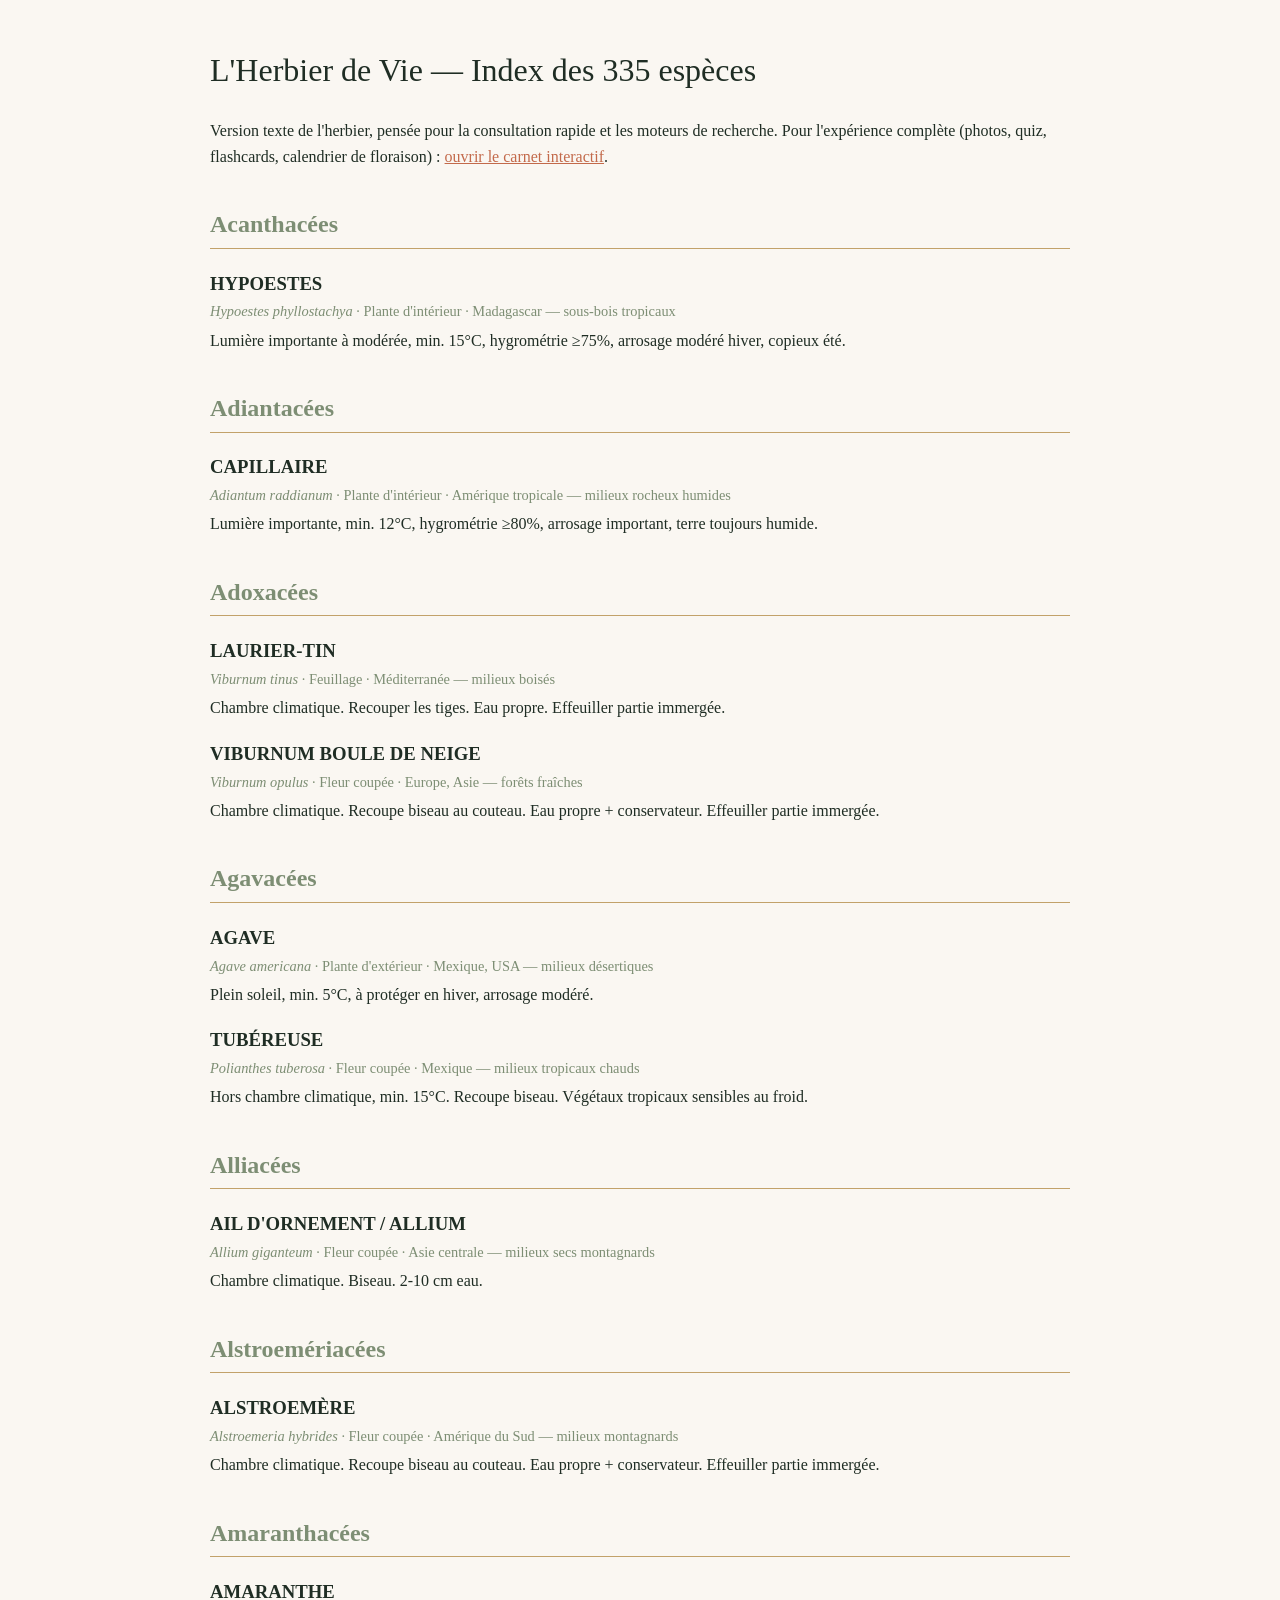
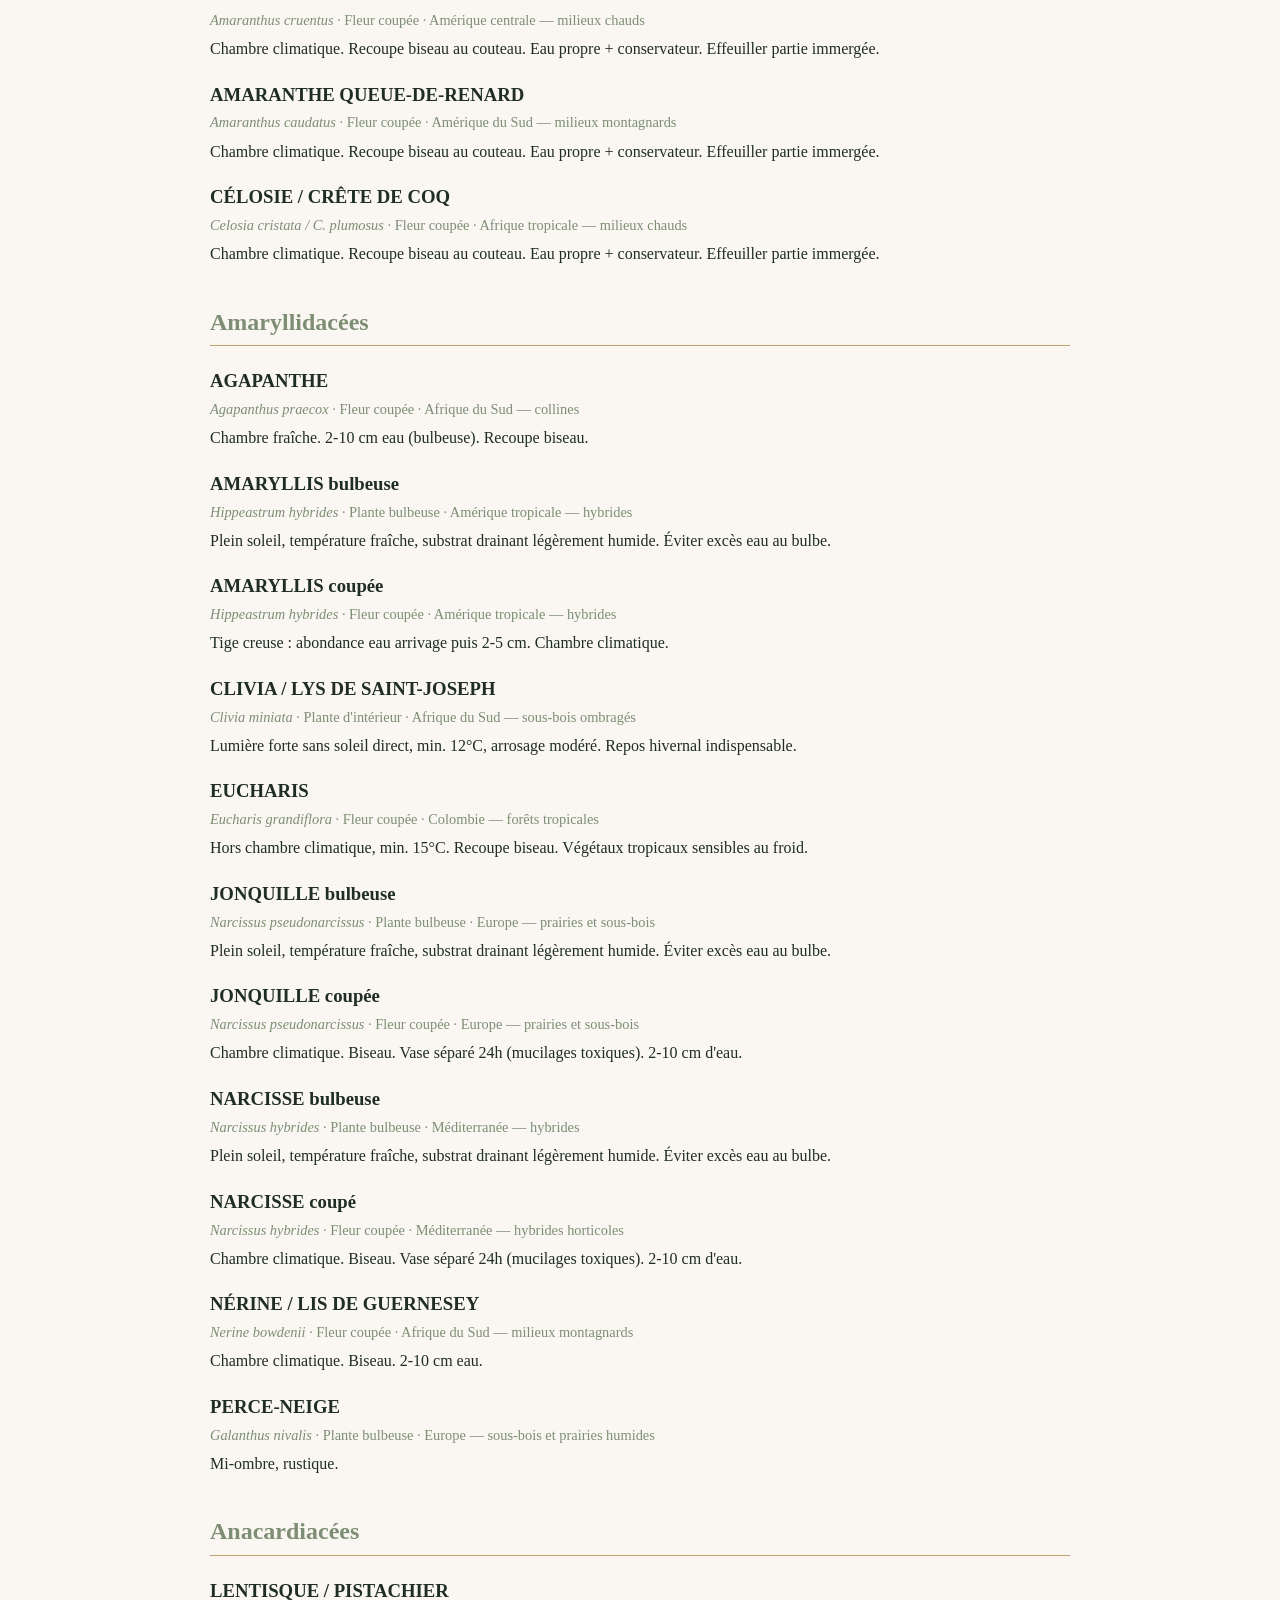
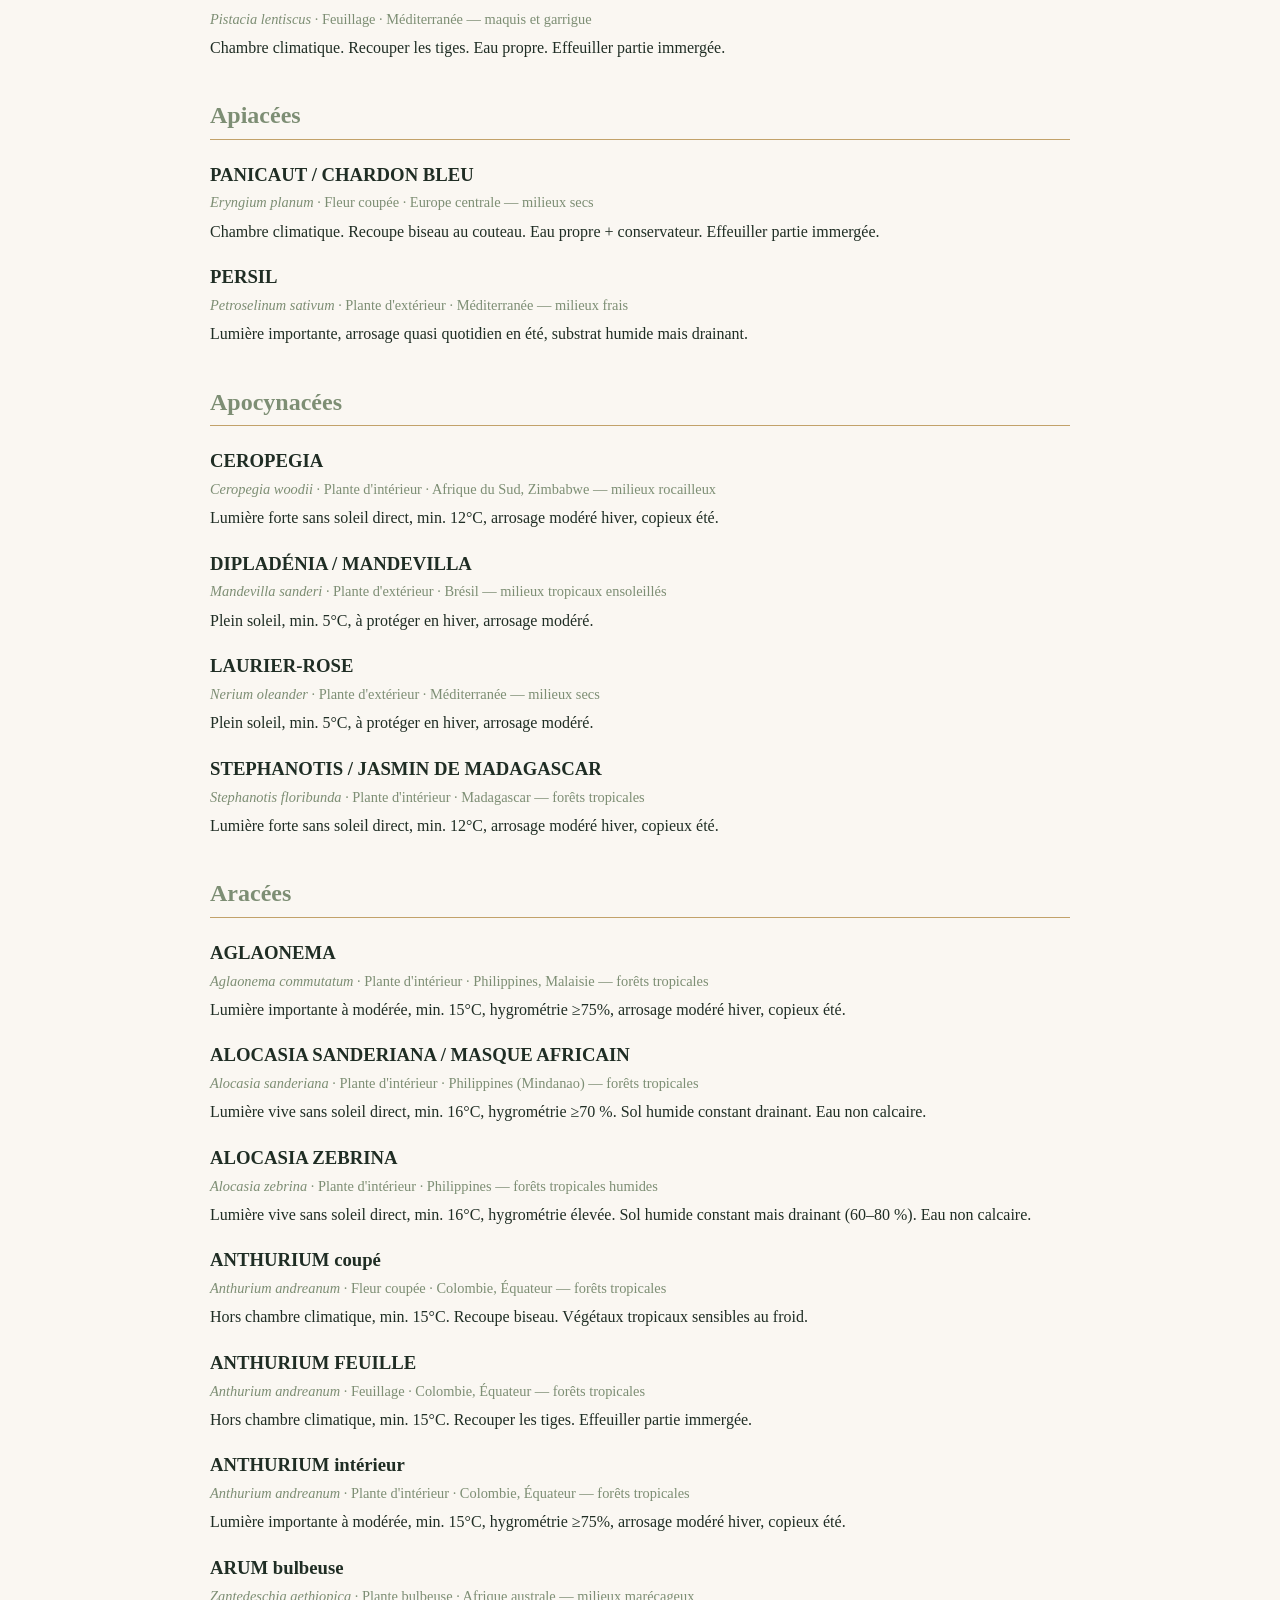
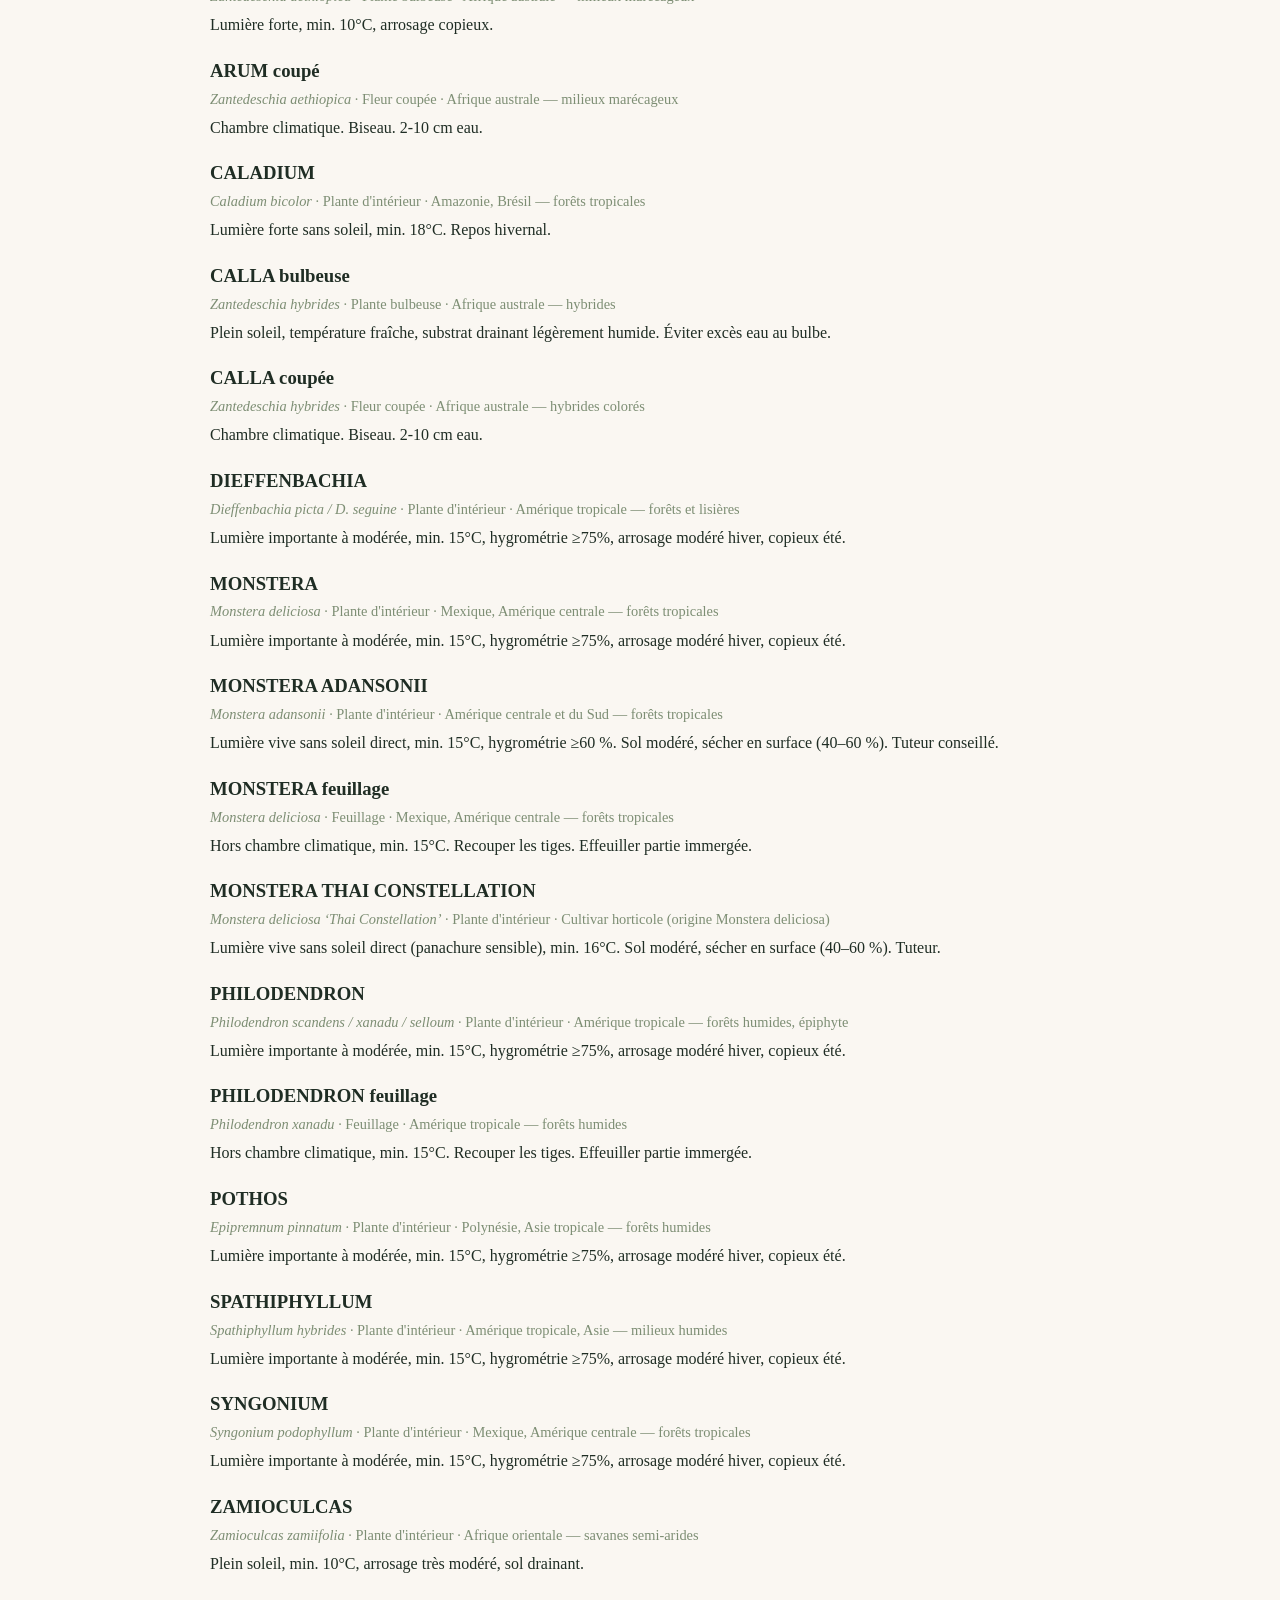
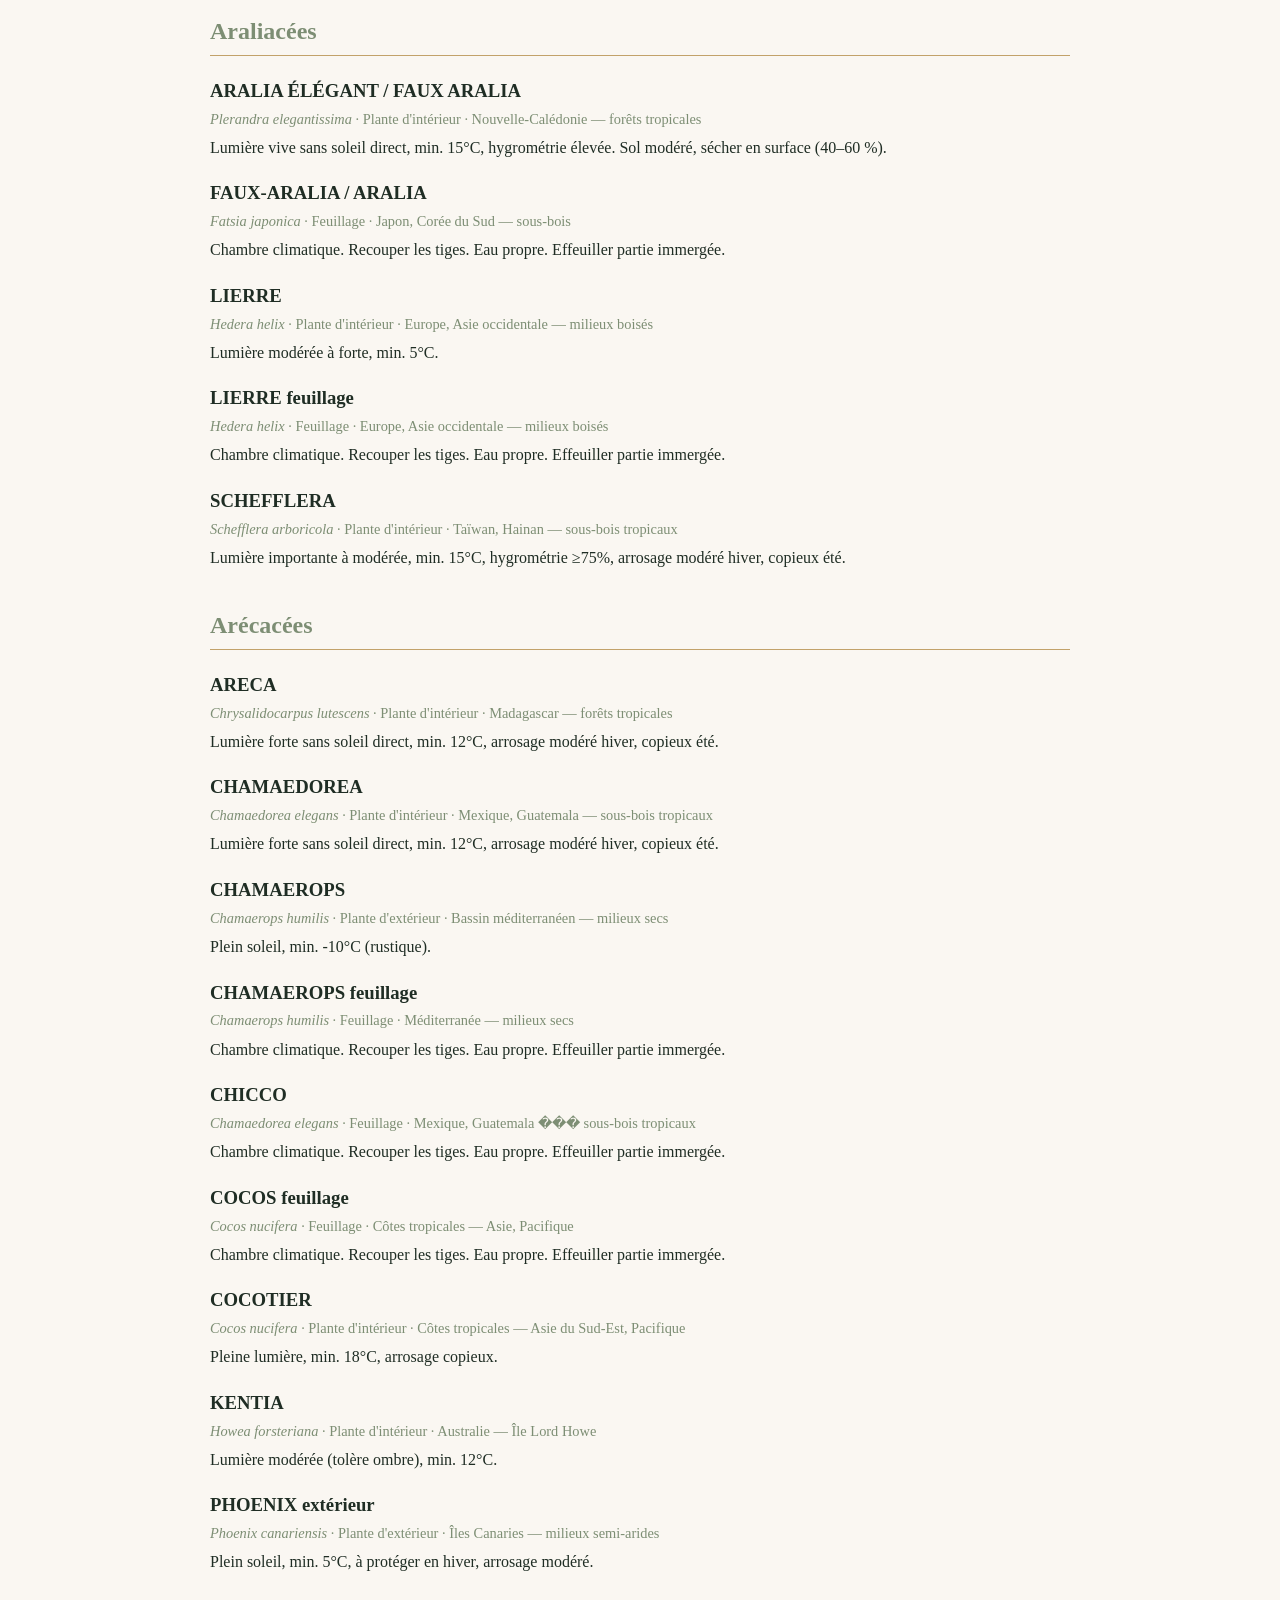
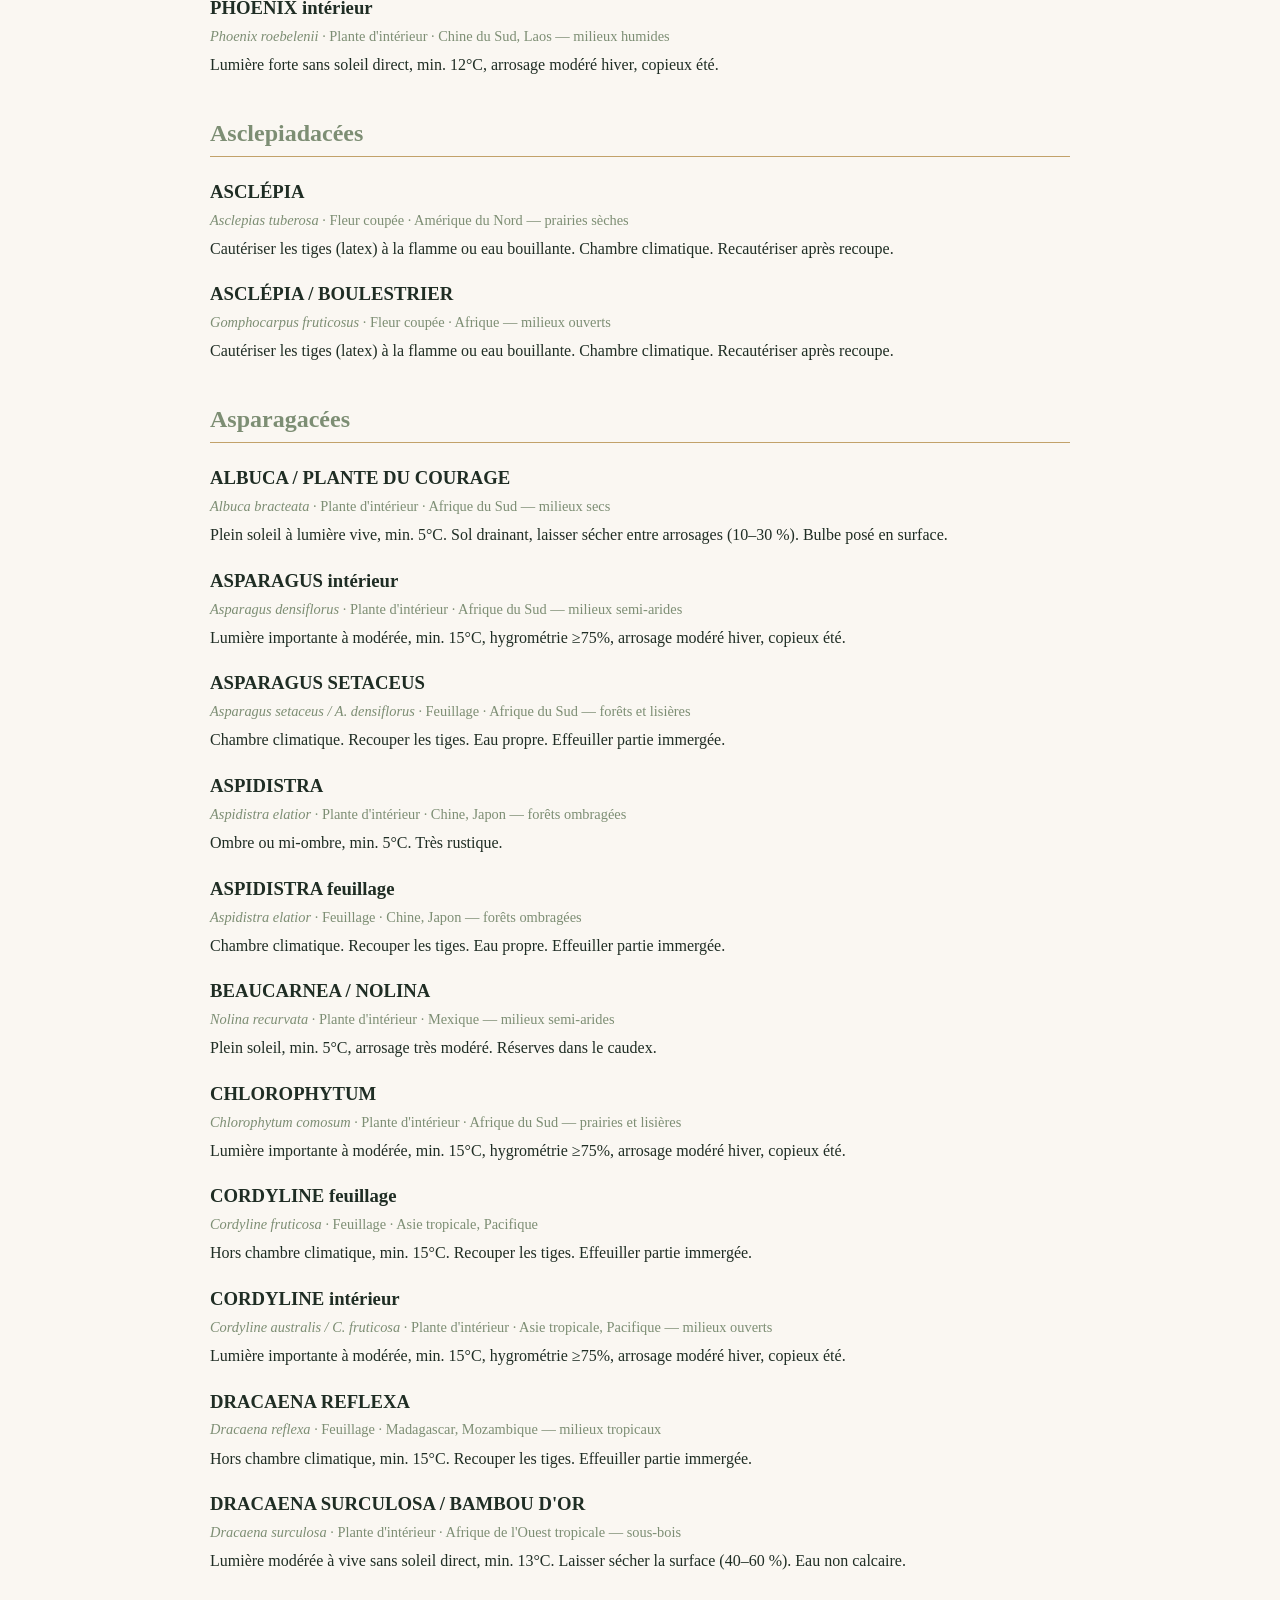
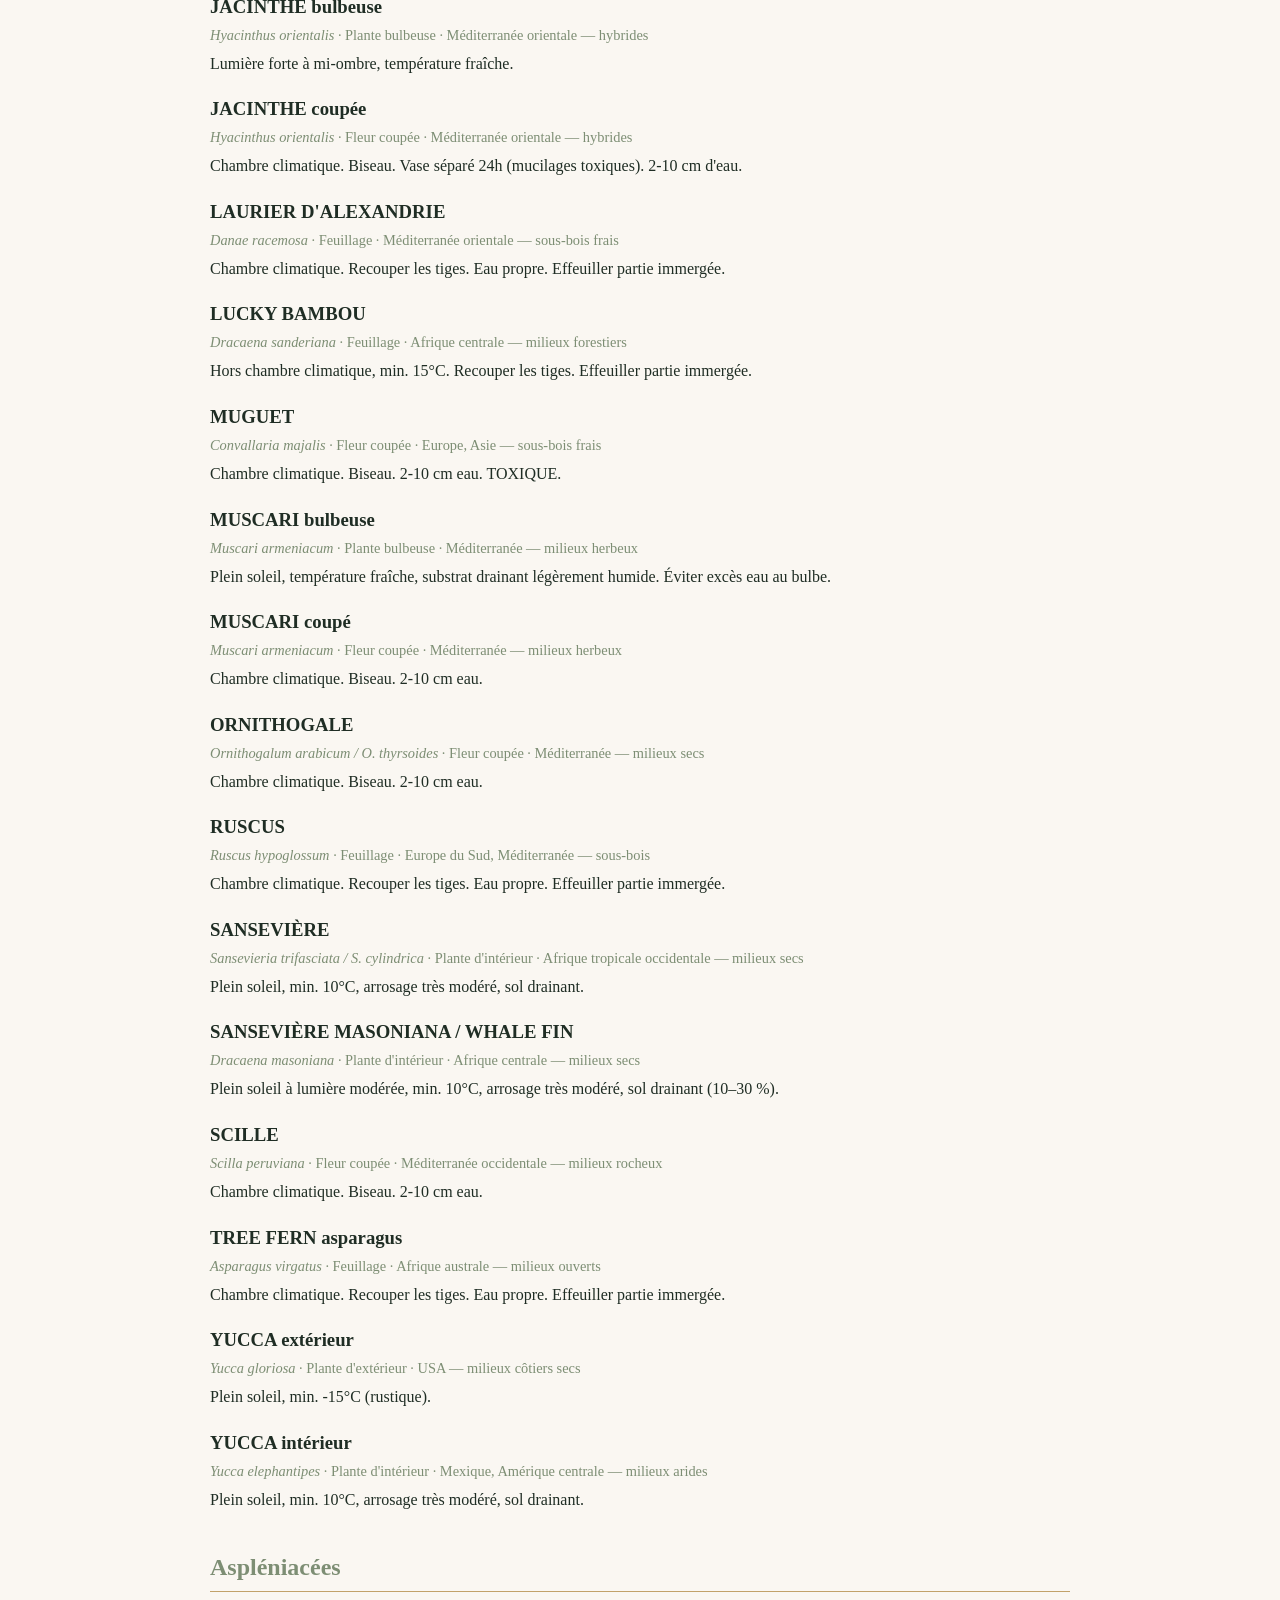
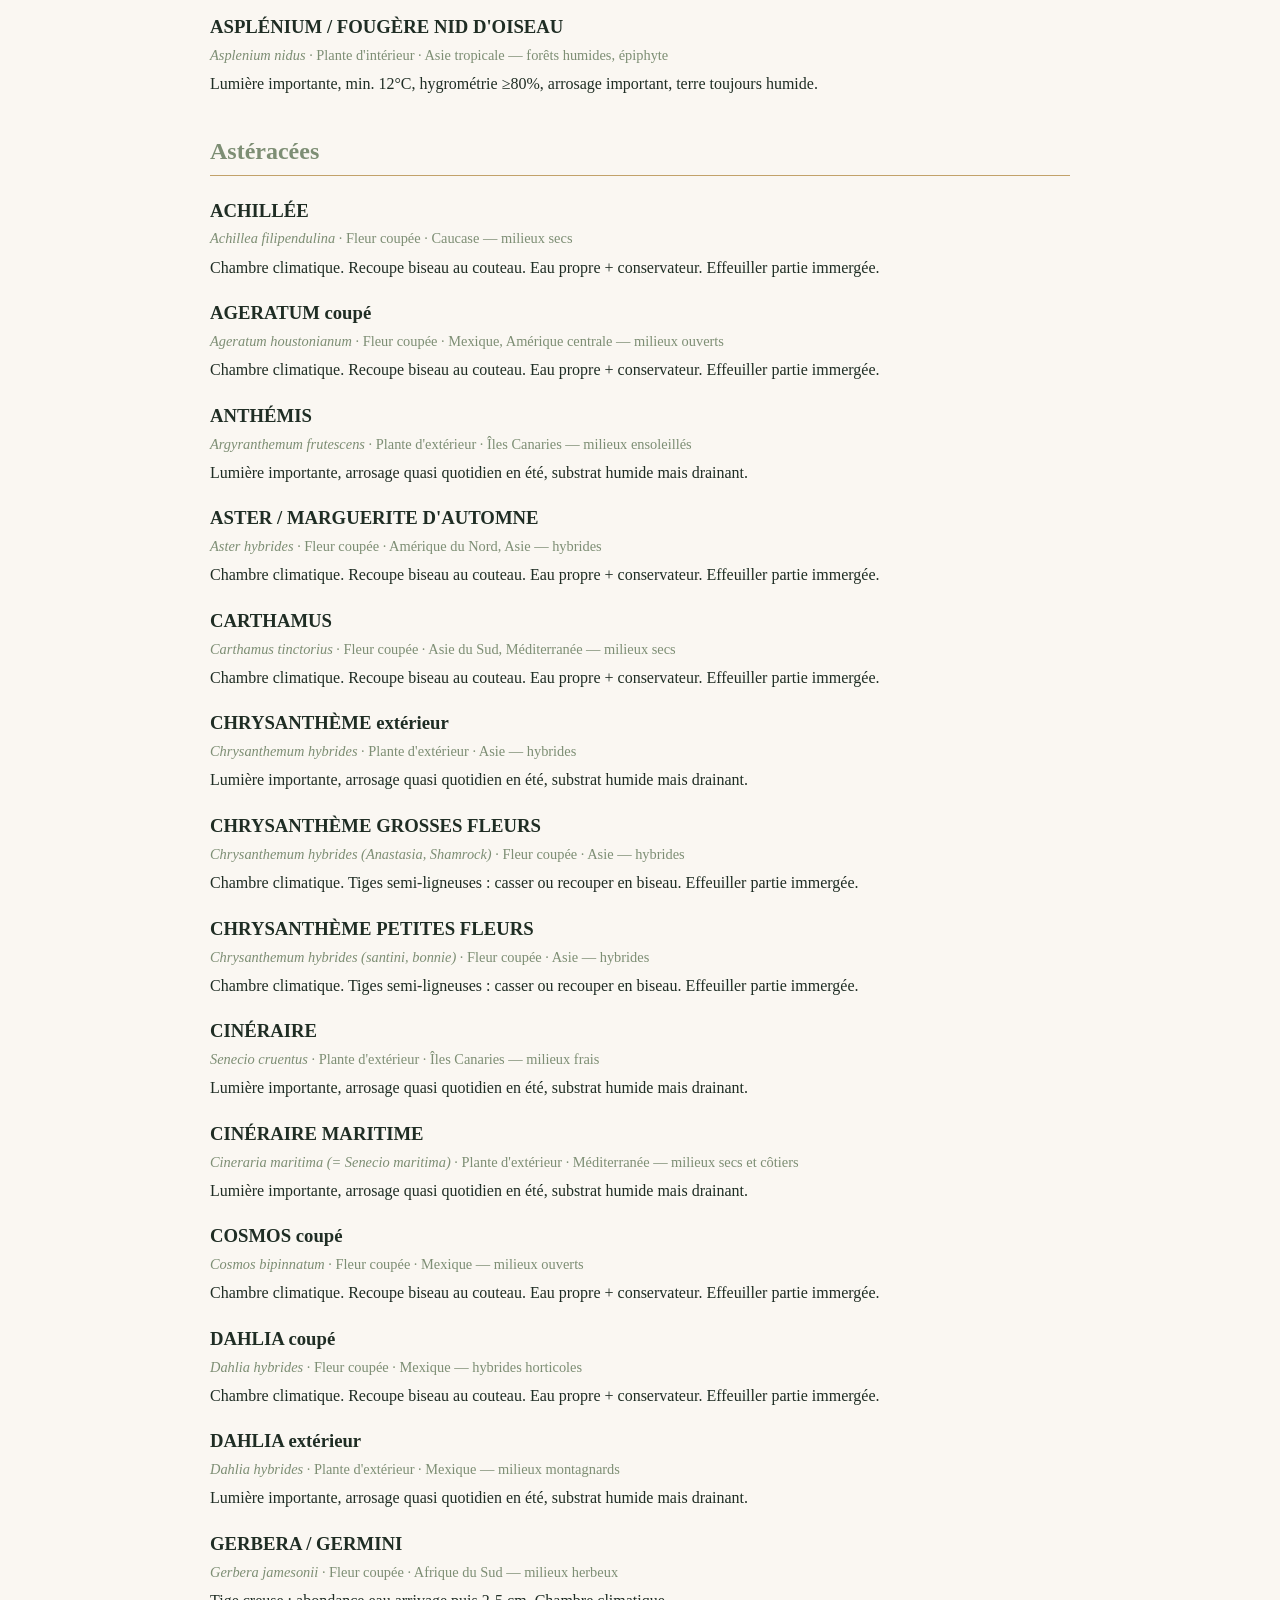
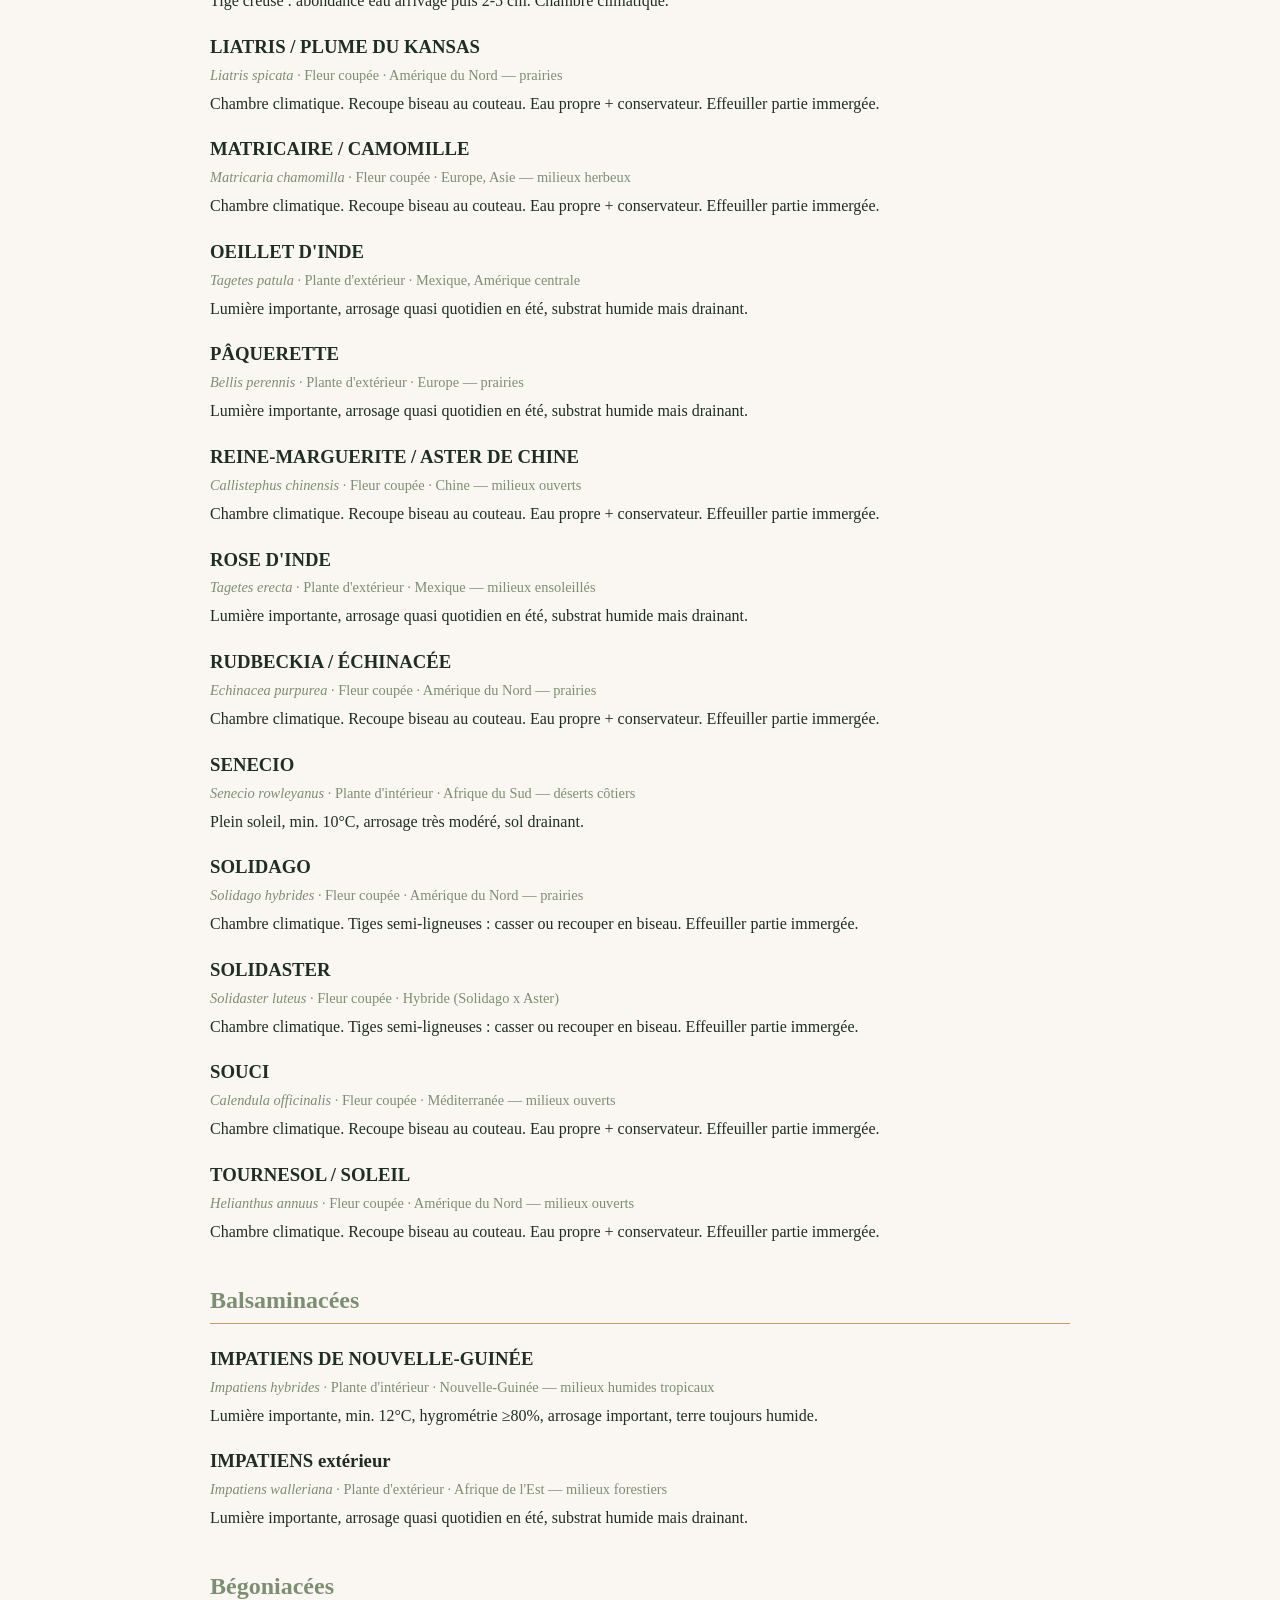
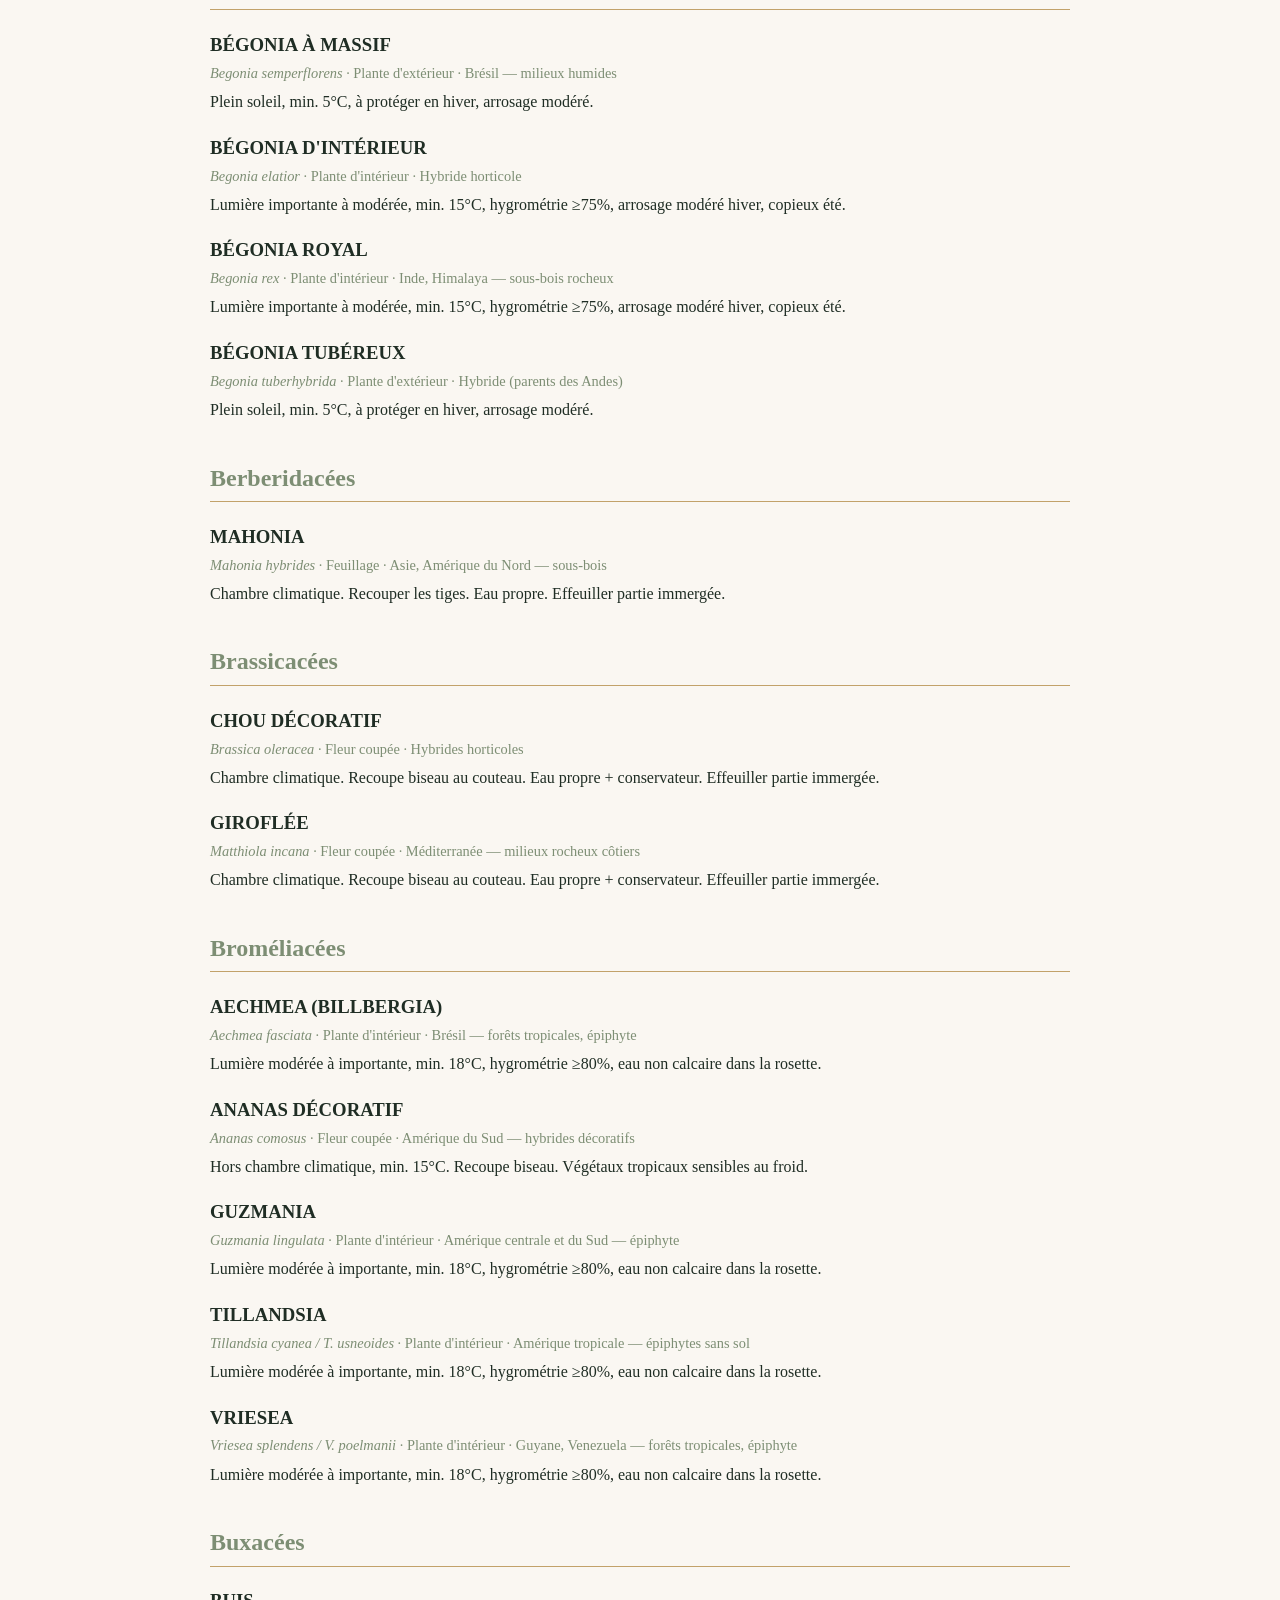
<file: especes.html>
<!DOCTYPE html>
<html lang="fr">
<head>
<meta charset="UTF-8">
<meta name="viewport" content="width=device-width, initial-scale=1.0">
<title>Index des 335 espèces — L'Herbier de Vie</title>
<meta name="description" content="Index complet des 335 espèces du carnet de botanique L'Herbier de Vie : noms français et latins, familles, origines et conseils de conservation.">
<link rel="canonical" href="https://kikioutte.github.io/CarnetBotanique/especes.html">
<link rel="icon" href="data:image/svg+xml,%3Csvg xmlns='http://www.w3.org/2000/svg' viewBox='0 0 100 100'%3E%3Ctext y='.9em' font-size='90'%3E%F0%9F%8C%BF%3C/text%3E%3C/svg%3E">
<style>
body{font-family:Georgia,serif;max-width:860px;margin:0 auto;padding:24px 18px;background:#FAF7F2;color:#1F2D24;line-height:1.6}
h1{font-weight:500}h2{border-bottom:1px solid #C2A26A;padding-bottom:4px;margin-top:36px;color:#7D8E74}
h3{margin:18px 0 2px}h3 a{color:#1F2D24;text-decoration:none}h3 a:hover{color:#C36A4B}
.lat{color:#7D8E74;margin:0 0 4px;font-size:.9em}p{margin:4px 0}
header a{color:#C36A4B}footer{margin-top:48px;font-size:.85em;color:#7D8E74}
</style>
</head>
<body>
<header>
  <h1>L'Herbier de Vie — Index des 335 espèces</h1>
  <p>Version texte de l'herbier, pensée pour la consultation rapide et les moteurs de recherche.
     Pour l'expérience complète (photos, quiz, flashcards, calendrier de floraison) :
     <a href="index.html">ouvrir le carnet interactif</a>.</p>
</header>
<section><h2>Acanthacées</h2>
    <article id="p148-hypoestes-phyllostachya">
      <h3><a href="index.html#plante=p148-hypoestes-phyllostachya">HYPOESTES</a></h3>
      <p class="lat"><i>Hypoestes phyllostachya</i> · Plante d'intérieur · Madagascar — sous-bois tropicaux</p>
      <p>Lumière importante à modérée, min. 15°C, hygrométrie ≥75%, arrosage modéré hiver, copieux été.</p>
    </article></section>
<section><h2>Adiantacées</h2>
    <article id="p177-adiantum-raddianum">
      <h3><a href="index.html#plante=p177-adiantum-raddianum">CAPILLAIRE</a></h3>
      <p class="lat"><i>Adiantum raddianum</i> · Plante d'intérieur · Amérique tropicale — milieux rocheux humides</p>
      <p>Lumière importante, min. 12°C, hygrométrie ≥80%, arrosage important, terre toujours humide.</p>
    </article></section>
<section><h2>Adoxacées</h2>
    <article id="p276-viburnum-tinus">
      <h3><a href="index.html#plante=p276-viburnum-tinus">LAURIER-TIN</a></h3>
      <p class="lat"><i>Viburnum tinus</i> · Feuillage · Méditerranée — milieux boisés</p>
      <p>Chambre climatique. Recouper les tiges. Eau propre. Effeuiller partie immergée.</p>
    </article>
    <article id="p003-viburnum-opulus">
      <h3><a href="index.html#plante=p003-viburnum-opulus">VIBURNUM BOULE DE NEIGE</a></h3>
      <p class="lat"><i>Viburnum opulus</i> · Fleur coupée · Europe, Asie — forêts fraîches</p>
      <p>Chambre climatique. Recoupe biseau au couteau. Eau propre + conservateur. Effeuiller partie immergée.</p>
    </article></section>
<section><h2>Agavacées</h2>
    <article id="p200-agave-americana">
      <h3><a href="index.html#plante=p200-agave-americana">AGAVE</a></h3>
      <p class="lat"><i>Agave americana</i> · Plante d'extérieur · Mexique, USA — milieux désertiques</p>
      <p>Plein soleil, min. 5°C, à protéger en hiver, arrosage modéré.</p>
    </article>
    <article id="p091-polianthes-tuberosa">
      <h3><a href="index.html#plante=p091-polianthes-tuberosa">TUBÉREUSE</a></h3>
      <p class="lat"><i>Polianthes tuberosa</i> · Fleur coupée · Mexique — milieux tropicaux chauds</p>
      <p>Hors chambre climatique, min. 15°C. Recoupe biseau. Végétaux tropicaux sensibles au froid.</p>
    </article></section>
<section><h2>Alliacées</h2>
    <article id="p004-allium-giganteum">
      <h3><a href="index.html#plante=p004-allium-giganteum">AIL D'ORNEMENT / ALLIUM</a></h3>
      <p class="lat"><i>Allium giganteum</i> · Fleur coupée · Asie centrale — milieux secs montagnards</p>
      <p>Chambre climatique. Biseau. 2-10 cm eau.</p>
    </article></section>
<section><h2>Alstroemériacées</h2>
    <article id="p005-alstroemeria-hybrides">
      <h3><a href="index.html#plante=p005-alstroemeria-hybrides">ALSTROEMÈRE</a></h3>
      <p class="lat"><i>Alstroemeria hybrides</i> · Fleur coupée · Amérique du Sud — milieux montagnards</p>
      <p>Chambre climatique. Recoupe biseau au couteau. Eau propre + conservateur. Effeuiller partie immergée.</p>
    </article></section>
<section><h2>Amaranthacées</h2>
    <article id="p006-amaranthus-cruentus">
      <h3><a href="index.html#plante=p006-amaranthus-cruentus">AMARANTHE</a></h3>
      <p class="lat"><i>Amaranthus cruentus</i> · Fleur coupée · Amérique centrale — milieux chauds</p>
      <p>Chambre climatique. Recoupe biseau au couteau. Eau propre + conservateur. Effeuiller partie immergée.</p>
    </article>
    <article id="p007-amaranthus-caudatus">
      <h3><a href="index.html#plante=p007-amaranthus-caudatus">AMARANTHE QUEUE-DE-RENARD</a></h3>
      <p class="lat"><i>Amaranthus caudatus</i> · Fleur coupée · Amérique du Sud — milieux montagnards</p>
      <p>Chambre climatique. Recoupe biseau au couteau. Eau propre + conservateur. Effeuiller partie immergée.</p>
    </article>
    <article id="p008-celosia-cristata-c-plumosus">
      <h3><a href="index.html#plante=p008-celosia-cristata-c-plumosus">CÉLOSIE / CRÊTE DE COQ</a></h3>
      <p class="lat"><i>Celosia cristata / C. plumosus</i> · Fleur coupée · Afrique tropicale — milieux chauds</p>
      <p>Chambre climatique. Recoupe biseau au couteau. Eau propre + conservateur. Effeuiller partie immergée.</p>
    </article></section>
<section><h2>Amaryllidacées</h2>
    <article id="p002-agapanthus-praecox">
      <h3><a href="index.html#plante=p002-agapanthus-praecox">AGAPANTHE</a></h3>
      <p class="lat"><i>Agapanthus praecox</i> · Fleur coupée · Afrique du Sud — collines</p>
      <p>Chambre fraîche. 2-10 cm eau (bulbeuse). Recoupe biseau.</p>
    </article>
    <article id="p255-hippeastrum-hybrides">
      <h3><a href="index.html#plante=p255-hippeastrum-hybrides">AMARYLLIS bulbeuse</a></h3>
      <p class="lat"><i>Hippeastrum hybrides</i> · Plante bulbeuse · Amérique tropicale — hybrides</p>
      <p>Plein soleil, température fraîche, substrat drainant légèrement humide. Éviter excès eau au bulbe.</p>
    </article>
    <article id="p009-hippeastrum-hybrides">
      <h3><a href="index.html#plante=p009-hippeastrum-hybrides">AMARYLLIS coupée</a></h3>
      <p class="lat"><i>Hippeastrum hybrides</i> · Fleur coupée · Amérique tropicale — hybrides</p>
      <p>Tige creuse : abondance eau arrivage puis 2-5 cm. Chambre climatique.</p>
    </article>
    <article id="p128-clivia-miniata">
      <h3><a href="index.html#plante=p128-clivia-miniata">CLIVIA / LYS DE SAINT-JOSEPH</a></h3>
      <p class="lat"><i>Clivia miniata</i> · Plante d'intérieur · Afrique du Sud — sous-bois ombragés</p>
      <p>Lumière forte sans soleil direct, min. 12°C, arrosage modéré. Repos hivernal indispensable.</p>
    </article>
    <article id="p092-eucharis-grandiflora">
      <h3><a href="index.html#plante=p092-eucharis-grandiflora">EUCHARIS</a></h3>
      <p class="lat"><i>Eucharis grandiflora</i> · Fleur coupée · Colombie — forêts tropicales</p>
      <p>Hors chambre climatique, min. 15°C. Recoupe biseau. Végétaux tropicaux sensibles au froid.</p>
    </article>
    <article id="p256-narcissus-pseudonarcissus">
      <h3><a href="index.html#plante=p256-narcissus-pseudonarcissus">JONQUILLE bulbeuse</a></h3>
      <p class="lat"><i>Narcissus pseudonarcissus</i> · Plante bulbeuse · Europe — prairies et sous-bois</p>
      <p>Plein soleil, température fraîche, substrat drainant légèrement humide. Éviter excès eau au bulbe.</p>
    </article>
    <article id="p076-narcissus-pseudonarcissus">
      <h3><a href="index.html#plante=p076-narcissus-pseudonarcissus">JONQUILLE coupée</a></h3>
      <p class="lat"><i>Narcissus pseudonarcissus</i> · Fleur coupée · Europe — prairies et sous-bois</p>
      <p>Chambre climatique. Biseau. Vase séparé 24h (mucilages toxiques). 2-10 cm d'eau.</p>
    </article>
    <article id="p257-narcissus-hybrides">
      <h3><a href="index.html#plante=p257-narcissus-hybrides">NARCISSE bulbeuse</a></h3>
      <p class="lat"><i>Narcissus hybrides</i> · Plante bulbeuse · Méditerranée — hybrides</p>
      <p>Plein soleil, température fraîche, substrat drainant légèrement humide. Éviter excès eau au bulbe.</p>
    </article>
    <article id="p077-narcissus-hybrides">
      <h3><a href="index.html#plante=p077-narcissus-hybrides">NARCISSE coupé</a></h3>
      <p class="lat"><i>Narcissus hybrides</i> · Fleur coupée · Méditerranée — hybrides horticoles</p>
      <p>Chambre climatique. Biseau. Vase séparé 24h (mucilages toxiques). 2-10 cm d'eau.</p>
    </article>
    <article id="p010-nerine-bowdenii">
      <h3><a href="index.html#plante=p010-nerine-bowdenii">NÉRINE / LIS DE GUERNESEY</a></h3>
      <p class="lat"><i>Nerine bowdenii</i> · Fleur coupée · Afrique du Sud — milieux montagnards</p>
      <p>Chambre climatique. Biseau. 2-10 cm eau.</p>
    </article>
    <article id="p258-galanthus-nivalis">
      <h3><a href="index.html#plante=p258-galanthus-nivalis">PERCE-NEIGE</a></h3>
      <p class="lat"><i>Galanthus nivalis</i> · Plante bulbeuse · Europe — sous-bois et prairies humides</p>
      <p>Mi-ombre, rustique.</p>
    </article></section>
<section><h2>Anacardiacées</h2>
    <article id="p277-pistacia-lentiscus">
      <h3><a href="index.html#plante=p277-pistacia-lentiscus">LENTISQUE / PISTACHIER</a></h3>
      <p class="lat"><i>Pistacia lentiscus</i> · Feuillage · Méditerranée — maquis et garrigue</p>
      <p>Chambre climatique. Recouper les tiges. Eau propre. Effeuiller partie immergée.</p>
    </article></section>
<section><h2>Apiacées</h2>
    <article id="p011-eryngium-planum">
      <h3><a href="index.html#plante=p011-eryngium-planum">PANICAUT / CHARDON BLEU</a></h3>
      <p class="lat"><i>Eryngium planum</i> · Fleur coupée · Europe centrale — milieux secs</p>
      <p>Chambre climatique. Recoupe biseau au couteau. Eau propre + conservateur. Effeuiller partie immergée.</p>
    </article>
    <article id="p220-petroselinum-sativum">
      <h3><a href="index.html#plante=p220-petroselinum-sativum">PERSIL</a></h3>
      <p class="lat"><i>Petroselinum sativum</i> · Plante d'extérieur · Méditerranée — milieux frais</p>
      <p>Lumière importante, arrosage quasi quotidien en été, substrat humide mais drainant.</p>
    </article></section>
<section><h2>Apocynacées</h2>
    <article id="p139-ceropegia-woodii">
      <h3><a href="index.html#plante=p139-ceropegia-woodii">CEROPEGIA</a></h3>
      <p class="lat"><i>Ceropegia woodii</i> · Plante d'intérieur · Afrique du Sud, Zimbabwe — milieux rocailleux</p>
      <p>Lumière forte sans soleil direct, min. 12°C, arrosage modéré hiver, copieux été.</p>
    </article>
    <article id="p204-mandevilla-sanderi">
      <h3><a href="index.html#plante=p204-mandevilla-sanderi">DIPLADÉNIA / MANDEVILLA</a></h3>
      <p class="lat"><i>Mandevilla sanderi</i> · Plante d'extérieur · Brésil — milieux tropicaux ensoleillés</p>
      <p>Plein soleil, min. 5°C, à protéger en hiver, arrosage modéré.</p>
    </article>
    <article id="p203-nerium-oleander">
      <h3><a href="index.html#plante=p203-nerium-oleander">LAURIER-ROSE</a></h3>
      <p class="lat"><i>Nerium oleander</i> · Plante d'extérieur · Méditerranée — milieux secs</p>
      <p>Plein soleil, min. 5°C, à protéger en hiver, arrosage modéré.</p>
    </article>
    <article id="p138-stephanotis-floribunda">
      <h3><a href="index.html#plante=p138-stephanotis-floribunda">STEPHANOTIS / JASMIN DE MADAGASCAR</a></h3>
      <p class="lat"><i>Stephanotis floribunda</i> · Plante d'intérieur · Madagascar — forêts tropicales</p>
      <p>Lumière forte sans soleil direct, min. 12°C, arrosage modéré hiver, copieux été.</p>
    </article></section>
<section><h2>Aracées</h2>
    <article id="p149-aglaonema-commutatum">
      <h3><a href="index.html#plante=p149-aglaonema-commutatum">AGLAONEMA</a></h3>
      <p class="lat"><i>Aglaonema commutatum</i> · Plante d'intérieur · Philippines, Malaisie — forêts tropicales</p>
      <p>Lumière importante à modérée, min. 15°C, hygrométrie ≥75%, arrosage modéré hiver, copieux été.</p>
    </article>
    <article id="p321-alocasia-sanderiana">
      <h3><a href="index.html#plante=p321-alocasia-sanderiana">ALOCASIA SANDERIANA / MASQUE AFRICAIN</a></h3>
      <p class="lat"><i>Alocasia sanderiana</i> · Plante d'intérieur · Philippines (Mindanao) — forêts tropicales</p>
      <p>Lumière vive sans soleil direct, min. 16°C, hygrométrie ≥70 %. Sol humide constant drainant. Eau non calcaire.</p>
    </article>
    <article id="p320-alocasia-zebrina">
      <h3><a href="index.html#plante=p320-alocasia-zebrina">ALOCASIA ZEBRINA</a></h3>
      <p class="lat"><i>Alocasia zebrina</i> · Plante d'intérieur · Philippines — forêts tropicales humides</p>
      <p>Lumière vive sans soleil direct, min. 16°C, hygrométrie élevée. Sol humide constant mais drainant (60–80 %). Eau non calcaire.</p>
    </article>
    <article id="p093-anthurium-andreanum">
      <h3><a href="index.html#plante=p093-anthurium-andreanum">ANTHURIUM coupé</a></h3>
      <p class="lat"><i>Anthurium andreanum</i> · Fleur coupée · Colombie, Équateur — forêts tropicales</p>
      <p>Hors chambre climatique, min. 15°C. Recoupe biseau. Végétaux tropicaux sensibles au froid.</p>
    </article>
    <article id="p315-anthurium-andreanum">
      <h3><a href="index.html#plante=p315-anthurium-andreanum">ANTHURIUM FEUILLE</a></h3>
      <p class="lat"><i>Anthurium andreanum</i> · Feuillage · Colombie, Équateur — forêts tropicales</p>
      <p>Hors chambre climatique, min. 15°C. Recouper les tiges. Effeuiller partie immergée.</p>
    </article>
    <article id="p150-anthurium-andreanum">
      <h3><a href="index.html#plante=p150-anthurium-andreanum">ANTHURIUM intérieur</a></h3>
      <p class="lat"><i>Anthurium andreanum</i> · Plante d'intérieur · Colombie, Équateur — forêts tropicales</p>
      <p>Lumière importante à modérée, min. 15°C, hygrométrie ≥75%, arrosage modéré hiver, copieux été.</p>
    </article>
    <article id="p259-zantedeschia-aethiopica">
      <h3><a href="index.html#plante=p259-zantedeschia-aethiopica">ARUM bulbeuse</a></h3>
      <p class="lat"><i>Zantedeschia aethiopica</i> · Plante bulbeuse · Afrique australe — milieux marécageux</p>
      <p>Lumière forte, min. 10°C, arrosage copieux.</p>
    </article>
    <article id="p012-zantedeschia-aethiopica">
      <h3><a href="index.html#plante=p012-zantedeschia-aethiopica">ARUM coupé</a></h3>
      <p class="lat"><i>Zantedeschia aethiopica</i> · Fleur coupée · Afrique australe — milieux marécageux</p>
      <p>Chambre climatique. Biseau. 2-10 cm eau.</p>
    </article>
    <article id="p151-caladium-bicolor">
      <h3><a href="index.html#plante=p151-caladium-bicolor">CALADIUM</a></h3>
      <p class="lat"><i>Caladium bicolor</i> · Plante d'intérieur · Amazonie, Brésil — forêts tropicales</p>
      <p>Lumière forte sans soleil, min. 18°C. Repos hivernal.</p>
    </article>
    <article id="p260-zantedeschia-hybrides">
      <h3><a href="index.html#plante=p260-zantedeschia-hybrides">CALLA bulbeuse</a></h3>
      <p class="lat"><i>Zantedeschia hybrides</i> · Plante bulbeuse · Afrique australe — hybrides</p>
      <p>Plein soleil, température fraîche, substrat drainant légèrement humide. Éviter excès eau au bulbe.</p>
    </article>
    <article id="p013-zantedeschia-hybrides">
      <h3><a href="index.html#plante=p013-zantedeschia-hybrides">CALLA coupée</a></h3>
      <p class="lat"><i>Zantedeschia hybrides</i> · Fleur coupée · Afrique australe — hybrides colorés</p>
      <p>Chambre climatique. Biseau. 2-10 cm eau.</p>
    </article>
    <article id="p152-dieffenbachia-picta-d-seguine">
      <h3><a href="index.html#plante=p152-dieffenbachia-picta-d-seguine">DIEFFENBACHIA</a></h3>
      <p class="lat"><i>Dieffenbachia picta / D. seguine</i> · Plante d'intérieur · Amérique tropicale — forêts et lisières</p>
      <p>Lumière importante à modérée, min. 15°C, hygrométrie ≥75%, arrosage modéré hiver, copieux été.</p>
    </article>
    <article id="p155-monstera-deliciosa">
      <h3><a href="index.html#plante=p155-monstera-deliciosa">MONSTERA</a></h3>
      <p class="lat"><i>Monstera deliciosa</i> · Plante d'intérieur · Mexique, Amérique centrale — forêts tropicales</p>
      <p>Lumière importante à modérée, min. 15°C, hygrométrie ≥75%, arrosage modéré hiver, copieux été.</p>
    </article>
    <article id="p331-monstera-adansonii">
      <h3><a href="index.html#plante=p331-monstera-adansonii">MONSTERA ADANSONII</a></h3>
      <p class="lat"><i>Monstera adansonii</i> · Plante d'intérieur · Amérique centrale et du Sud — forêts tropicales</p>
      <p>Lumière vive sans soleil direct, min. 15°C, hygrométrie ≥60 %. Sol modéré, sécher en surface (40–60 %). Tuteur conseillé.</p>
    </article>
    <article id="p314-monstera-deliciosa">
      <h3><a href="index.html#plante=p314-monstera-deliciosa">MONSTERA feuillage</a></h3>
      <p class="lat"><i>Monstera deliciosa</i> · Feuillage · Mexique, Amérique centrale — forêts tropicales</p>
      <p>Hors chambre climatique, min. 15°C. Recouper les tiges. Effeuiller partie immergée.</p>
    </article>
    <article id="p332-monstera-thai-constellation">
      <h3><a href="index.html#plante=p332-monstera-thai-constellation">MONSTERA THAI CONSTELLATION</a></h3>
      <p class="lat"><i>Monstera deliciosa ‘Thai Constellation’</i> · Plante d'intérieur · Cultivar horticole (origine Monstera deliciosa)</p>
      <p>Lumière vive sans soleil direct (panachure sensible), min. 16°C. Sol modéré, sécher en surface (40–60 %). Tuteur.</p>
    </article>
    <article id="p153-philodendron-scandens-xanadu-selloum">
      <h3><a href="index.html#plante=p153-philodendron-scandens-xanadu-selloum">PHILODENDRON</a></h3>
      <p class="lat"><i>Philodendron scandens / xanadu / selloum</i> · Plante d'intérieur · Amérique tropicale — forêts humides, épiphyte</p>
      <p>Lumière importante à modérée, min. 15°C, hygrométrie ≥75%, arrosage modéré hiver, copieux été.</p>
    </article>
    <article id="p313-philodendron-xanadu">
      <h3><a href="index.html#plante=p313-philodendron-xanadu">PHILODENDRON feuillage</a></h3>
      <p class="lat"><i>Philodendron xanadu</i> · Feuillage · Amérique tropicale — forêts humides</p>
      <p>Hors chambre climatique, min. 15°C. Recouper les tiges. Effeuiller partie immergée.</p>
    </article>
    <article id="p154-epipremnum-pinnatum">
      <h3><a href="index.html#plante=p154-epipremnum-pinnatum">POTHOS</a></h3>
      <p class="lat"><i>Epipremnum pinnatum</i> · Plante d'intérieur · Polynésie, Asie tropicale — forêts humides</p>
      <p>Lumière importante à modérée, min. 15°C, hygrométrie ≥75%, arrosage modéré hiver, copieux été.</p>
    </article>
    <article id="p156-spathiphyllum-hybrides">
      <h3><a href="index.html#plante=p156-spathiphyllum-hybrides">SPATHIPHYLLUM</a></h3>
      <p class="lat"><i>Spathiphyllum hybrides</i> · Plante d'intérieur · Amérique tropicale, Asie — milieux humides</p>
      <p>Lumière importante à modérée, min. 15°C, hygrométrie ≥75%, arrosage modéré hiver, copieux été.</p>
    </article>
    <article id="p157-syngonium-podophyllum">
      <h3><a href="index.html#plante=p157-syngonium-podophyllum">SYNGONIUM</a></h3>
      <p class="lat"><i>Syngonium podophyllum</i> · Plante d'intérieur · Mexique, Amérique centrale — forêts tropicales</p>
      <p>Lumière importante à modérée, min. 15°C, hygrométrie ≥75%, arrosage modéré hiver, copieux été.</p>
    </article>
    <article id="p112-zamioculcas-zamiifolia">
      <h3><a href="index.html#plante=p112-zamioculcas-zamiifolia">ZAMIOCULCAS</a></h3>
      <p class="lat"><i>Zamioculcas zamiifolia</i> · Plante d'intérieur · Afrique orientale — savanes semi-arides</p>
      <p>Plein soleil, min. 10°C, arrosage très modéré, sol drainant.</p>
    </article></section>
<section><h2>Araliacées</h2>
    <article id="p334-plerandra-elegantissima">
      <h3><a href="index.html#plante=p334-plerandra-elegantissima">ARALIA ÉLÉGANT / FAUX ARALIA</a></h3>
      <p class="lat"><i>Plerandra elegantissima</i> · Plante d'intérieur · Nouvelle-Calédonie — forêts tropicales</p>
      <p>Lumière vive sans soleil direct, min. 15°C, hygrométrie élevée. Sol modéré, sécher en surface (40–60 %).</p>
    </article>
    <article id="p279-fatsia-japonica">
      <h3><a href="index.html#plante=p279-fatsia-japonica">FAUX-ARALIA / ARALIA</a></h3>
      <p class="lat"><i>Fatsia japonica</i> · Feuillage · Japon, Corée du Sud — sous-bois</p>
      <p>Chambre climatique. Recouper les tiges. Eau propre. Effeuiller partie immergée.</p>
    </article>
    <article id="p158-hedera-helix">
      <h3><a href="index.html#plante=p158-hedera-helix">LIERRE</a></h3>
      <p class="lat"><i>Hedera helix</i> · Plante d'intérieur · Europe, Asie occidentale — milieux boisés</p>
      <p>Lumière modérée à forte, min. 5°C.</p>
    </article>
    <article id="p278-hedera-helix">
      <h3><a href="index.html#plante=p278-hedera-helix">LIERRE feuillage</a></h3>
      <p class="lat"><i>Hedera helix</i> · Feuillage · Europe, Asie occidentale — milieux boisés</p>
      <p>Chambre climatique. Recouper les tiges. Eau propre. Effeuiller partie immergée.</p>
    </article>
    <article id="p159-schefflera-arboricola">
      <h3><a href="index.html#plante=p159-schefflera-arboricola">SCHEFFLERA</a></h3>
      <p class="lat"><i>Schefflera arboricola</i> · Plante d'intérieur · Taïwan, Hainan — sous-bois tropicaux</p>
      <p>Lumière importante à modérée, min. 15°C, hygrométrie ≥75%, arrosage modéré hiver, copieux été.</p>
    </article></section>
<section><h2>Arécacées</h2>
    <article id="p130-chrysalidocarpus-lutescens">
      <h3><a href="index.html#plante=p130-chrysalidocarpus-lutescens">ARECA</a></h3>
      <p class="lat"><i>Chrysalidocarpus lutescens</i> · Plante d'intérieur · Madagascar — forêts tropicales</p>
      <p>Lumière forte sans soleil direct, min. 12°C, arrosage modéré hiver, copieux été.</p>
    </article>
    <article id="p129-chamaedorea-elegans">
      <h3><a href="index.html#plante=p129-chamaedorea-elegans">CHAMAEDOREA</a></h3>
      <p class="lat"><i>Chamaedorea elegans</i> · Plante d'intérieur · Mexique, Guatemala — sous-bois tropicaux</p>
      <p>Lumière forte sans soleil direct, min. 12°C, arrosage modéré hiver, copieux été.</p>
    </article>
    <article id="p201-chamaerops-humilis">
      <h3><a href="index.html#plante=p201-chamaerops-humilis">CHAMAEROPS</a></h3>
      <p class="lat"><i>Chamaerops humilis</i> · Plante d'extérieur · Bassin méditerranéen — milieux secs</p>
      <p>Plein soleil, min. -10°C (rustique).</p>
    </article>
    <article id="p282-chamaerops-humilis">
      <h3><a href="index.html#plante=p282-chamaerops-humilis">CHAMAEROPS feuillage</a></h3>
      <p class="lat"><i>Chamaerops humilis</i> · Feuillage · Méditerranée — milieux secs</p>
      <p>Chambre climatique. Recouper les tiges. Eau propre. Effeuiller partie immergée.</p>
    </article>
    <article id="p280-chamaedorea-elegans">
      <h3><a href="index.html#plante=p280-chamaedorea-elegans">CHICCO</a></h3>
      <p class="lat"><i>Chamaedorea elegans</i> · Feuillage · Mexique, Guatemala ��� sous-bois tropicaux</p>
      <p>Chambre climatique. Recouper les tiges. Eau propre. Effeuiller partie immergée.</p>
    </article>
    <article id="p281-cocos-nucifera">
      <h3><a href="index.html#plante=p281-cocos-nucifera">COCOS feuillage</a></h3>
      <p class="lat"><i>Cocos nucifera</i> · Feuillage · Côtes tropicales — Asie, Pacifique</p>
      <p>Chambre climatique. Recouper les tiges. Eau propre. Effeuiller partie immergée.</p>
    </article>
    <article id="p132-cocos-nucifera">
      <h3><a href="index.html#plante=p132-cocos-nucifera">COCOTIER</a></h3>
      <p class="lat"><i>Cocos nucifera</i> · Plante d'intérieur · Côtes tropicales — Asie du Sud-Est, Pacifique</p>
      <p>Pleine lumière, min. 18°C, arrosage copieux.</p>
    </article>
    <article id="p131-howea-forsteriana">
      <h3><a href="index.html#plante=p131-howea-forsteriana">KENTIA</a></h3>
      <p class="lat"><i>Howea forsteriana</i> · Plante d'intérieur · Australie — Île Lord Howe</p>
      <p>Lumière modérée (tolère ombre), min. 12°C.</p>
    </article>
    <article id="p202-phoenix-canariensis">
      <h3><a href="index.html#plante=p202-phoenix-canariensis">PHOENIX extérieur</a></h3>
      <p class="lat"><i>Phoenix canariensis</i> · Plante d'extérieur · Îles Canaries — milieux semi-arides</p>
      <p>Plein soleil, min. 5°C, à protéger en hiver, arrosage modéré.</p>
    </article>
    <article id="p133-phoenix-roebelenii">
      <h3><a href="index.html#plante=p133-phoenix-roebelenii">PHOENIX intérieur</a></h3>
      <p class="lat"><i>Phoenix roebelenii</i> · Plante d'intérieur · Chine du Sud, Laos — milieux humides</p>
      <p>Lumière forte sans soleil direct, min. 12°C, arrosage modéré hiver, copieux été.</p>
    </article></section>
<section><h2>Asclepiadacées</h2>
    <article id="p087-asclepias-tuberosa">
      <h3><a href="index.html#plante=p087-asclepias-tuberosa">ASCLÉPIA</a></h3>
      <p class="lat"><i>Asclepias tuberosa</i> · Fleur coupée · Amérique du Nord — prairies sèches</p>
      <p>Cautériser les tiges (latex) à la flamme ou eau bouillante. Chambre climatique. Recautériser après recoupe.</p>
    </article>
    <article id="p088-gomphocarpus-fruticosus">
      <h3><a href="index.html#plante=p088-gomphocarpus-fruticosus">ASCLÉPIA / BOULESTRIER</a></h3>
      <p class="lat"><i>Gomphocarpus fruticosus</i> · Fleur coupée · Afrique — milieux ouverts</p>
      <p>Cautériser les tiges (latex) à la flamme ou eau bouillante. Chambre climatique. Recautériser après recoupe.</p>
    </article></section>
<section><h2>Asparagacées</h2>
    <article id="p323-albuca-bracteata">
      <h3><a href="index.html#plante=p323-albuca-bracteata">ALBUCA / PLANTE DU COURAGE</a></h3>
      <p class="lat"><i>Albuca bracteata</i> · Plante d'intérieur · Afrique du Sud — milieux secs</p>
      <p>Plein soleil à lumière vive, min. 5°C. Sol drainant, laisser sécher entre arrosages (10–30 %). Bulbe posé en surface.</p>
    </article>
    <article id="p160-asparagus-densiflorus">
      <h3><a href="index.html#plante=p160-asparagus-densiflorus">ASPARAGUS intérieur</a></h3>
      <p class="lat"><i>Asparagus densiflorus</i> · Plante d'intérieur · Afrique du Sud — milieux semi-arides</p>
      <p>Lumière importante à modérée, min. 15°C, hygrométrie ≥75%, arrosage modéré hiver, copieux été.</p>
    </article>
    <article id="p284-asparagus-setaceus-a-densiflorus">
      <h3><a href="index.html#plante=p284-asparagus-setaceus-a-densiflorus">ASPARAGUS SETACEUS</a></h3>
      <p class="lat"><i>Asparagus setaceus / A. densiflorus</i> · Feuillage · Afrique du Sud — forêts et lisières</p>
      <p>Chambre climatique. Recouper les tiges. Eau propre. Effeuiller partie immergée.</p>
    </article>
    <article id="p161-aspidistra-elatior">
      <h3><a href="index.html#plante=p161-aspidistra-elatior">ASPIDISTRA</a></h3>
      <p class="lat"><i>Aspidistra elatior</i> · Plante d'intérieur · Chine, Japon — forêts ombragées</p>
      <p>Ombre ou mi-ombre, min. 5°C. Très rustique.</p>
    </article>
    <article id="p283-aspidistra-elatior">
      <h3><a href="index.html#plante=p283-aspidistra-elatior">ASPIDISTRA feuillage</a></h3>
      <p class="lat"><i>Aspidistra elatior</i> · Feuillage · Chine, Japon — forêts ombragées</p>
      <p>Chambre climatique. Recouper les tiges. Eau propre. Effeuiller partie immergée.</p>
    </article>
    <article id="p135-nolina-recurvata">
      <h3><a href="index.html#plante=p135-nolina-recurvata">BEAUCARNEA / NOLINA</a></h3>
      <p class="lat"><i>Nolina recurvata</i> · Plante d'intérieur · Mexique — milieux semi-arides</p>
      <p>Plein soleil, min. 5°C, arrosage très modéré. Réserves dans le caudex.</p>
    </article>
    <article id="p162-chlorophytum-comosum">
      <h3><a href="index.html#plante=p162-chlorophytum-comosum">CHLOROPHYTUM</a></h3>
      <p class="lat"><i>Chlorophytum comosum</i> · Plante d'intérieur · Afrique du Sud — prairies et lisières</p>
      <p>Lumière importante à modérée, min. 15°C, hygrométrie ≥75%, arrosage modéré hiver, copieux été.</p>
    </article>
    <article id="p316-cordyline-fruticosa">
      <h3><a href="index.html#plante=p316-cordyline-fruticosa">CORDYLINE feuillage</a></h3>
      <p class="lat"><i>Cordyline fruticosa</i> · Feuillage · Asie tropicale, Pacifique</p>
      <p>Hors chambre climatique, min. 15°C. Recouper les tiges. Effeuiller partie immergée.</p>
    </article>
    <article id="p163-cordyline-australis-c-fruticosa">
      <h3><a href="index.html#plante=p163-cordyline-australis-c-fruticosa">CORDYLINE intérieur</a></h3>
      <p class="lat"><i>Cordyline australis / C. fruticosa</i> · Plante d'intérieur · Asie tropicale, Pacifique — milieux ouverts</p>
      <p>Lumière importante à modérée, min. 15°C, hygrométrie ≥75%, arrosage modéré hiver, copieux été.</p>
    </article>
    <article id="p317-dracaena-reflexa">
      <h3><a href="index.html#plante=p317-dracaena-reflexa">DRACAENA REFLEXA</a></h3>
      <p class="lat"><i>Dracaena reflexa</i> · Feuillage · Madagascar, Mozambique — milieux tropicaux</p>
      <p>Hors chambre climatique, min. 15°C. Recouper les tiges. Effeuiller partie immergée.</p>
    </article>
    <article id="p322-dracaena-surculosa">
      <h3><a href="index.html#plante=p322-dracaena-surculosa">DRACAENA SURCULOSA / BAMBOU D'OR</a></h3>
      <p class="lat"><i>Dracaena surculosa</i> · Plante d'intérieur · Afrique de l'Ouest tropicale — sous-bois</p>
      <p>Lumière modérée à vive sans soleil direct, min. 13°C. Laisser sécher la surface (40–60 %). Eau non calcaire.</p>
    </article>
    <article id="p261-hyacinthus-orientalis">
      <h3><a href="index.html#plante=p261-hyacinthus-orientalis">JACINTHE bulbeuse</a></h3>
      <p class="lat"><i>Hyacinthus orientalis</i> · Plante bulbeuse · Méditerranée orientale — hybrides</p>
      <p>Lumière forte à mi-ombre, température fraîche.</p>
    </article>
    <article id="p078-hyacinthus-orientalis">
      <h3><a href="index.html#plante=p078-hyacinthus-orientalis">JACINTHE coupée</a></h3>
      <p class="lat"><i>Hyacinthus orientalis</i> · Fleur coupée · Méditerranée orientale — hybrides</p>
      <p>Chambre climatique. Biseau. Vase séparé 24h (mucilages toxiques). 2-10 cm d'eau.</p>
    </article>
    <article id="p287-danae-racemosa">
      <h3><a href="index.html#plante=p287-danae-racemosa">LAURIER D'ALEXANDRIE</a></h3>
      <p class="lat"><i>Danae racemosa</i> · Feuillage · Méditerranée orientale — sous-bois frais</p>
      <p>Chambre climatique. Recouper les tiges. Eau propre. Effeuiller partie immergée.</p>
    </article>
    <article id="p318-dracaena-sanderiana">
      <h3><a href="index.html#plante=p318-dracaena-sanderiana">LUCKY BAMBOU</a></h3>
      <p class="lat"><i>Dracaena sanderiana</i> · Feuillage · Afrique centrale — milieux forestiers</p>
      <p>Hors chambre climatique, min. 15°C. Recouper les tiges. Effeuiller partie immergée.</p>
    </article>
    <article id="p014-convallaria-majalis">
      <h3><a href="index.html#plante=p014-convallaria-majalis">MUGUET</a></h3>
      <p class="lat"><i>Convallaria majalis</i> · Fleur coupée · Europe, Asie — sous-bois frais</p>
      <p>Chambre climatique. Biseau. 2-10 cm eau. TOXIQUE.</p>
    </article>
    <article id="p262-muscari-armeniacum">
      <h3><a href="index.html#plante=p262-muscari-armeniacum">MUSCARI bulbeuse</a></h3>
      <p class="lat"><i>Muscari armeniacum</i> · Plante bulbeuse · Méditerranée — milieux herbeux</p>
      <p>Plein soleil, température fraîche, substrat drainant légèrement humide. Éviter excès eau au bulbe.</p>
    </article>
    <article id="p016-muscari-armeniacum">
      <h3><a href="index.html#plante=p016-muscari-armeniacum">MUSCARI coupé</a></h3>
      <p class="lat"><i>Muscari armeniacum</i> · Fleur coupée · Méditerranée — milieux herbeux</p>
      <p>Chambre climatique. Biseau. 2-10 cm eau.</p>
    </article>
    <article id="p017-ornithogalum-arabicum-o-thyrsoides">
      <h3><a href="index.html#plante=p017-ornithogalum-arabicum-o-thyrsoides">ORNITHOGALE</a></h3>
      <p class="lat"><i>Ornithogalum arabicum / O. thyrsoides</i> · Fleur coupée · Méditerranée — milieux secs</p>
      <p>Chambre climatique. Biseau. 2-10 cm eau.</p>
    </article>
    <article id="p286-ruscus-hypoglossum">
      <h3><a href="index.html#plante=p286-ruscus-hypoglossum">RUSCUS</a></h3>
      <p class="lat"><i>Ruscus hypoglossum</i> · Feuillage · Europe du Sud, Méditerranée — sous-bois</p>
      <p>Chambre climatique. Recouper les tiges. Eau propre. Effeuiller partie immergée.</p>
    </article>
    <article id="p113-sansevieria-trifasciata-s-cylindrica">
      <h3><a href="index.html#plante=p113-sansevieria-trifasciata-s-cylindrica">SANSEVIÈRE</a></h3>
      <p class="lat"><i>Sansevieria trifasciata / S. cylindrica</i> · Plante d'intérieur · Afrique tropicale occidentale — milieux secs</p>
      <p>Plein soleil, min. 10°C, arrosage très modéré, sol drainant.</p>
    </article>
    <article id="p328-dracaena-masoniana">
      <h3><a href="index.html#plante=p328-dracaena-masoniana">SANSEVIÈRE MASONIANA / WHALE FIN</a></h3>
      <p class="lat"><i>Dracaena masoniana</i> · Plante d'intérieur · Afrique centrale — milieux secs</p>
      <p>Plein soleil à lumière modérée, min. 10°C, arrosage très modéré, sol drainant (10–30 %).</p>
    </article>
    <article id="p015-scilla-peruviana">
      <h3><a href="index.html#plante=p015-scilla-peruviana">SCILLE</a></h3>
      <p class="lat"><i>Scilla peruviana</i> · Fleur coupée · Méditerranée occidentale — milieux rocheux</p>
      <p>Chambre climatique. Biseau. 2-10 cm eau.</p>
    </article>
    <article id="p285-asparagus-virgatus">
      <h3><a href="index.html#plante=p285-asparagus-virgatus">TREE FERN asparagus</a></h3>
      <p class="lat"><i>Asparagus virgatus</i> · Feuillage · Afrique australe — milieux ouverts</p>
      <p>Chambre climatique. Recouper les tiges. Eau propre. Effeuiller partie immergée.</p>
    </article>
    <article id="p205-yucca-gloriosa">
      <h3><a href="index.html#plante=p205-yucca-gloriosa">YUCCA extérieur</a></h3>
      <p class="lat"><i>Yucca gloriosa</i> · Plante d'extérieur · USA — milieux côtiers secs</p>
      <p>Plein soleil, min. -15°C (rustique).</p>
    </article>
    <article id="p114-yucca-elephantipes">
      <h3><a href="index.html#plante=p114-yucca-elephantipes">YUCCA intérieur</a></h3>
      <p class="lat"><i>Yucca elephantipes</i> · Plante d'intérieur · Mexique, Amérique centrale — milieux arides</p>
      <p>Plein soleil, min. 10°C, arrosage très modéré, sol drainant.</p>
    </article></section>
<section><h2>Aspléniacées</h2>
    <article id="p178-asplenium-nidus">
      <h3><a href="index.html#plante=p178-asplenium-nidus">ASPLÉNIUM / FOUGÈRE NID D'OISEAU</a></h3>
      <p class="lat"><i>Asplenium nidus</i> · Plante d'intérieur · Asie tropicale — forêts humides, épiphyte</p>
      <p>Lumière importante, min. 12°C, hygrométrie ≥80%, arrosage important, terre toujours humide.</p>
    </article></section>
<section><h2>Astéracées</h2>
    <article id="p001-achillea-filipendulina">
      <h3><a href="index.html#plante=p001-achillea-filipendulina">ACHILLÉE</a></h3>
      <p class="lat"><i>Achillea filipendulina</i> · Fleur coupée · Caucase — milieux secs</p>
      <p>Chambre climatique. Recoupe biseau au couteau. Eau propre + conservateur. Effeuiller partie immergée.</p>
    </article>
    <article id="p018-ageratum-houstonianum">
      <h3><a href="index.html#plante=p018-ageratum-houstonianum">AGERATUM coupé</a></h3>
      <p class="lat"><i>Ageratum houstonianum</i> · Fleur coupée · Mexique, Amérique centrale — milieux ouverts</p>
      <p>Chambre climatique. Recoupe biseau au couteau. Eau propre + conservateur. Effeuiller partie immergée.</p>
    </article>
    <article id="p221-argyranthemum-frutescens">
      <h3><a href="index.html#plante=p221-argyranthemum-frutescens">ANTHÉMIS</a></h3>
      <p class="lat"><i>Argyranthemum frutescens</i> · Plante d'extérieur · Îles Canaries — milieux ensoleillés</p>
      <p>Lumière importante, arrosage quasi quotidien en été, substrat humide mais drainant.</p>
    </article>
    <article id="p019-aster-hybrides">
      <h3><a href="index.html#plante=p019-aster-hybrides">ASTER / MARGUERITE D'AUTOMNE</a></h3>
      <p class="lat"><i>Aster hybrides</i> · Fleur coupée · Amérique du Nord, Asie — hybrides</p>
      <p>Chambre climatique. Recoupe biseau au couteau. Eau propre + conservateur. Effeuiller partie immergée.</p>
    </article>
    <article id="p020-carthamus-tinctorius">
      <h3><a href="index.html#plante=p020-carthamus-tinctorius">CARTHAMUS</a></h3>
      <p class="lat"><i>Carthamus tinctorius</i> · Fleur coupée · Asie du Sud, Méditerranée — milieux secs</p>
      <p>Chambre climatique. Recoupe biseau au couteau. Eau propre + conservateur. Effeuiller partie immergée.</p>
    </article>
    <article id="p225-chrysanthemum-hybrides">
      <h3><a href="index.html#plante=p225-chrysanthemum-hybrides">CHRYSANTHÈME extérieur</a></h3>
      <p class="lat"><i>Chrysanthemum hybrides</i> · Plante d'extérieur · Asie — hybrides</p>
      <p>Lumière importante, arrosage quasi quotidien en été, substrat humide mais drainant.</p>
    </article>
    <article id="p080-chrysanthemum-hybrides-anastasia-shamroc">
      <h3><a href="index.html#plante=p080-chrysanthemum-hybrides-anastasia-shamroc">CHRYSANTHÈME GROSSES FLEURS</a></h3>
      <p class="lat"><i>Chrysanthemum hybrides (Anastasia, Shamrock)</i> · Fleur coupée · Asie — hybrides</p>
      <p>Chambre climatique. Tiges semi-ligneuses : casser ou recouper en biseau. Effeuiller partie immergée.</p>
    </article>
    <article id="p079-chrysanthemum-hybrides-santini-bonnie">
      <h3><a href="index.html#plante=p079-chrysanthemum-hybrides-santini-bonnie">CHRYSANTHÈME PETITES FLEURS</a></h3>
      <p class="lat"><i>Chrysanthemum hybrides (santini, bonnie)</i> · Fleur coupée · Asie — hybrides</p>
      <p>Chambre climatique. Tiges semi-ligneuses : casser ou recouper en biseau. Effeuiller partie immergée.</p>
    </article>
    <article id="p223-senecio-cruentus">
      <h3><a href="index.html#plante=p223-senecio-cruentus">CINÉRAIRE</a></h3>
      <p class="lat"><i>Senecio cruentus</i> · Plante d'extérieur · Îles Canaries — milieux frais</p>
      <p>Lumière importante, arrosage quasi quotidien en été, substrat humide mais drainant.</p>
    </article>
    <article id="p222-cineraria-maritima-senecio-maritima">
      <h3><a href="index.html#plante=p222-cineraria-maritima-senecio-maritima">CINÉRAIRE MARITIME</a></h3>
      <p class="lat"><i>Cineraria maritima (= Senecio maritima)</i> · Plante d'extérieur · Méditerranée — milieux secs et côtiers</p>
      <p>Lumière importante, arrosage quasi quotidien en été, substrat humide mais drainant.</p>
    </article>
    <article id="p021-cosmos-bipinnatum">
      <h3><a href="index.html#plante=p021-cosmos-bipinnatum">COSMOS coupé</a></h3>
      <p class="lat"><i>Cosmos bipinnatum</i> · Fleur coupée · Mexique — milieux ouverts</p>
      <p>Chambre climatique. Recoupe biseau au couteau. Eau propre + conservateur. Effeuiller partie immergée.</p>
    </article>
    <article id="p022-dahlia-hybrides">
      <h3><a href="index.html#plante=p022-dahlia-hybrides">DAHLIA coupé</a></h3>
      <p class="lat"><i>Dahlia hybrides</i> · Fleur coupée · Mexique — hybrides horticoles</p>
      <p>Chambre climatique. Recoupe biseau au couteau. Eau propre + conservateur. Effeuiller partie immergée.</p>
    </article>
    <article id="p224-dahlia-hybrides">
      <h3><a href="index.html#plante=p224-dahlia-hybrides">DAHLIA extérieur</a></h3>
      <p class="lat"><i>Dahlia hybrides</i> · Plante d'extérieur · Mexique — milieux montagnards</p>
      <p>Lumière importante, arrosage quasi quotidien en été, substrat humide mais drainant.</p>
    </article>
    <article id="p023-gerbera-jamesonii">
      <h3><a href="index.html#plante=p023-gerbera-jamesonii">GERBERA / GERMINI</a></h3>
      <p class="lat"><i>Gerbera jamesonii</i> · Fleur coupée · Afrique du Sud — milieux herbeux</p>
      <p>Tige creuse : abondance eau arrivage puis 2-5 cm. Chambre climatique.</p>
    </article>
    <article id="p024-liatris-spicata">
      <h3><a href="index.html#plante=p024-liatris-spicata">LIATRIS / PLUME DU KANSAS</a></h3>
      <p class="lat"><i>Liatris spicata</i> · Fleur coupée · Amérique du Nord — prairies</p>
      <p>Chambre climatique. Recoupe biseau au couteau. Eau propre + conservateur. Effeuiller partie immergée.</p>
    </article>
    <article id="p025-matricaria-chamomilla">
      <h3><a href="index.html#plante=p025-matricaria-chamomilla">MATRICAIRE / CAMOMILLE</a></h3>
      <p class="lat"><i>Matricaria chamomilla</i> · Fleur coupée · Europe, Asie — milieux herbeux</p>
      <p>Chambre climatique. Recoupe biseau au couteau. Eau propre + conservateur. Effeuiller partie immergée.</p>
    </article>
    <article id="p226-tagetes-patula">
      <h3><a href="index.html#plante=p226-tagetes-patula">OEILLET D'INDE</a></h3>
      <p class="lat"><i>Tagetes patula</i> · Plante d'extérieur · Mexique, Amérique centrale</p>
      <p>Lumière importante, arrosage quasi quotidien en été, substrat humide mais drainant.</p>
    </article>
    <article id="p228-bellis-perennis">
      <h3><a href="index.html#plante=p228-bellis-perennis">PÂQUERETTE</a></h3>
      <p class="lat"><i>Bellis perennis</i> · Plante d'extérieur · Europe — prairies</p>
      <p>Lumière importante, arrosage quasi quotidien en été, substrat humide mais drainant.</p>
    </article>
    <article id="p026-callistephus-chinensis">
      <h3><a href="index.html#plante=p026-callistephus-chinensis">REINE-MARGUERITE / ASTER DE CHINE</a></h3>
      <p class="lat"><i>Callistephus chinensis</i> · Fleur coupée · Chine — milieux ouverts</p>
      <p>Chambre climatique. Recoupe biseau au couteau. Eau propre + conservateur. Effeuiller partie immergée.</p>
    </article>
    <article id="p227-tagetes-erecta">
      <h3><a href="index.html#plante=p227-tagetes-erecta">ROSE D'INDE</a></h3>
      <p class="lat"><i>Tagetes erecta</i> · Plante d'extérieur · Mexique — milieux ensoleillés</p>
      <p>Lumière importante, arrosage quasi quotidien en été, substrat humide mais drainant.</p>
    </article>
    <article id="p027-echinacea-purpurea">
      <h3><a href="index.html#plante=p027-echinacea-purpurea">RUDBECKIA / ÉCHINACÉE</a></h3>
      <p class="lat"><i>Echinacea purpurea</i> · Fleur coupée · Amérique du Nord — prairies</p>
      <p>Chambre climatique. Recoupe biseau au couteau. Eau propre + conservateur. Effeuiller partie immergée.</p>
    </article>
    <article id="p116-senecio-rowleyanus">
      <h3><a href="index.html#plante=p116-senecio-rowleyanus">SENECIO</a></h3>
      <p class="lat"><i>Senecio rowleyanus</i> · Plante d'intérieur · Afrique du Sud — déserts côtiers</p>
      <p>Plein soleil, min. 10°C, arrosage très modéré, sol drainant.</p>
    </article>
    <article id="p081-solidago-hybrides">
      <h3><a href="index.html#plante=p081-solidago-hybrides">SOLIDAGO</a></h3>
      <p class="lat"><i>Solidago hybrides</i> · Fleur coupée · Amérique du Nord — prairies</p>
      <p>Chambre climatique. Tiges semi-ligneuses : casser ou recouper en biseau. Effeuiller partie immergée.</p>
    </article>
    <article id="p082-solidaster-luteus">
      <h3><a href="index.html#plante=p082-solidaster-luteus">SOLIDASTER</a></h3>
      <p class="lat"><i>Solidaster luteus</i> · Fleur coupée · Hybride (Solidago x Aster)</p>
      <p>Chambre climatique. Tiges semi-ligneuses : casser ou recouper en biseau. Effeuiller partie immergée.</p>
    </article>
    <article id="p028-calendula-officinalis">
      <h3><a href="index.html#plante=p028-calendula-officinalis">SOUCI</a></h3>
      <p class="lat"><i>Calendula officinalis</i> · Fleur coupée · Méditerranée — milieux ouverts</p>
      <p>Chambre climatique. Recoupe biseau au couteau. Eau propre + conservateur. Effeuiller partie immergée.</p>
    </article>
    <article id="p029-helianthus-annuus">
      <h3><a href="index.html#plante=p029-helianthus-annuus">TOURNESOL / SOLEIL</a></h3>
      <p class="lat"><i>Helianthus annuus</i> · Fleur coupée · Amérique du Nord — milieux ouverts</p>
      <p>Chambre climatique. Recoupe biseau au couteau. Eau propre + conservateur. Effeuiller partie immergée.</p>
    </article></section>
<section><h2>Balsaminacées</h2>
    <article id="p179-impatiens-hybrides">
      <h3><a href="index.html#plante=p179-impatiens-hybrides">IMPATIENS DE NOUVELLE-GUINÉE</a></h3>
      <p class="lat"><i>Impatiens hybrides</i> · Plante d'intérieur · Nouvelle-Guinée — milieux humides tropicaux</p>
      <p>Lumière importante, min. 12°C, hygrométrie ≥80%, arrosage important, terre toujours humide.</p>
    </article>
    <article id="p229-impatiens-walleriana">
      <h3><a href="index.html#plante=p229-impatiens-walleriana">IMPATIENS extérieur</a></h3>
      <p class="lat"><i>Impatiens walleriana</i> · Plante d'extérieur · Afrique de l'Est — milieux forestiers</p>
      <p>Lumière importante, arrosage quasi quotidien en été, substrat humide mais drainant.</p>
    </article></section>
<section><h2>Bégoniacées</h2>
    <article id="p206-begonia-semperflorens">
      <h3><a href="index.html#plante=p206-begonia-semperflorens">BÉGONIA À MASSIF</a></h3>
      <p class="lat"><i>Begonia semperflorens</i> · Plante d'extérieur · Brésil — milieux humides</p>
      <p>Plein soleil, min. 5°C, à protéger en hiver, arrosage modéré.</p>
    </article>
    <article id="p164-begonia-elatior">
      <h3><a href="index.html#plante=p164-begonia-elatior">BÉGONIA D'INTÉRIEUR</a></h3>
      <p class="lat"><i>Begonia elatior</i> · Plante d'intérieur · Hybride horticole</p>
      <p>Lumière importante à modérée, min. 15°C, hygrométrie ≥75%, arrosage modéré hiver, copieux été.</p>
    </article>
    <article id="p165-begonia-rex">
      <h3><a href="index.html#plante=p165-begonia-rex">BÉGONIA ROYAL</a></h3>
      <p class="lat"><i>Begonia rex</i> · Plante d'intérieur · Inde, Himalaya — sous-bois rocheux</p>
      <p>Lumière importante à modérée, min. 15°C, hygrométrie ≥75%, arrosage modéré hiver, copieux été.</p>
    </article>
    <article id="p207-begonia-tuberhybrida">
      <h3><a href="index.html#plante=p207-begonia-tuberhybrida">BÉGONIA TUBÉREUX</a></h3>
      <p class="lat"><i>Begonia tuberhybrida</i> · Plante d'extérieur · Hybride (parents des Andes)</p>
      <p>Plein soleil, min. 5°C, à protéger en hiver, arrosage modéré.</p>
    </article></section>
<section><h2>Berberidacées</h2>
    <article id="p288-mahonia-hybrides">
      <h3><a href="index.html#plante=p288-mahonia-hybrides">MAHONIA</a></h3>
      <p class="lat"><i>Mahonia hybrides</i> · Feuillage · Asie, Amérique du Nord — sous-bois</p>
      <p>Chambre climatique. Recouper les tiges. Eau propre. Effeuiller partie immergée.</p>
    </article></section>
<section><h2>Brassicacées</h2>
    <article id="p030-brassica-oleracea">
      <h3><a href="index.html#plante=p030-brassica-oleracea">CHOU DÉCORATIF</a></h3>
      <p class="lat"><i>Brassica oleracea</i> · Fleur coupée · Hybrides horticoles</p>
      <p>Chambre climatique. Recoupe biseau au couteau. Eau propre + conservateur. Effeuiller partie immergée.</p>
    </article>
    <article id="p031-matthiola-incana">
      <h3><a href="index.html#plante=p031-matthiola-incana">GIROFLÉE</a></h3>
      <p class="lat"><i>Matthiola incana</i> · Fleur coupée · Méditerranée — milieux rocheux côtiers</p>
      <p>Chambre climatique. Recoupe biseau au couteau. Eau propre + conservateur. Effeuiller partie immergée.</p>
    </article></section>
<section><h2>Broméliacées</h2>
    <article id="p187-aechmea-fasciata">
      <h3><a href="index.html#plante=p187-aechmea-fasciata">AECHMEA (BILLBERGIA)</a></h3>
      <p class="lat"><i>Aechmea fasciata</i> · Plante d'intérieur · Brésil — forêts tropicales, épiphyte</p>
      <p>Lumière modérée à importante, min. 18°C, hygrométrie ≥80%, eau non calcaire dans la rosette.</p>
    </article>
    <article id="p094-ananas-comosus">
      <h3><a href="index.html#plante=p094-ananas-comosus">ANANAS DÉCORATIF</a></h3>
      <p class="lat"><i>Ananas comosus</i> · Fleur coupée · Amérique du Sud — hybrides décoratifs</p>
      <p>Hors chambre climatique, min. 15°C. Recoupe biseau. Végétaux tropicaux sensibles au froid.</p>
    </article>
    <article id="p188-guzmania-lingulata">
      <h3><a href="index.html#plante=p188-guzmania-lingulata">GUZMANIA</a></h3>
      <p class="lat"><i>Guzmania lingulata</i> · Plante d'intérieur · Amérique centrale et du Sud — épiphyte</p>
      <p>Lumière modérée à importante, min. 18°C, hygrométrie ≥80%, eau non calcaire dans la rosette.</p>
    </article>
    <article id="p189-tillandsia-cyanea-t-usneoides">
      <h3><a href="index.html#plante=p189-tillandsia-cyanea-t-usneoides">TILLANDSIA</a></h3>
      <p class="lat"><i>Tillandsia cyanea / T. usneoides</i> · Plante d'intérieur · Amérique tropicale — épiphytes sans sol</p>
      <p>Lumière modérée à importante, min. 18°C, hygrométrie ≥80%, eau non calcaire dans la rosette.</p>
    </article>
    <article id="p190-vriesea-splendens-v-poelmanii">
      <h3><a href="index.html#plante=p190-vriesea-splendens-v-poelmanii">VRIESEA</a></h3>
      <p class="lat"><i>Vriesea splendens / V. poelmanii</i> · Plante d'intérieur · Guyane, Venezuela — forêts tropicales, épiphyte</p>
      <p>Lumière modérée à importante, min. 18°C, hygrométrie ≥80%, eau non calcaire dans la rosette.</p>
    </article></section>
<section><h2>Buxacées</h2>
    <article id="p208-buxus-sempervirens">
      <h3><a href="index.html#plante=p208-buxus-sempervirens">BUIS</a></h3>
      <p class="lat"><i>Buxus sempervirens</i> · Plante d'extérieur · Europe, Asie occidentale — forêts calcaires</p>
      <p>Mi-ombre à plein soleil, rustique.</p>
    </article></section>
<section><h2>Cactacées</h2>
    <article id="p124-echinocactus-grusonii">
      <h3><a href="index.html#plante=p124-echinocactus-grusonii">CACTUS BOULE / COUSSIN DE BELLE-MÈRE</a></h3>
      <p class="lat"><i>Echinocactus grusonii</i> · Plante d'intérieur · Mexique — milieux désertiques</p>
      <p>Plein soleil, min. 10°C, arrosage très modéré, sol drainant.</p>
    </article>
    <article id="p123-cereus-peruvianus">
      <h3><a href="index.html#plante=p123-cereus-peruvianus">CACTUS CIERGE / CIERGE DU PÉROU</a></h3>
      <p class="lat"><i>Cereus peruvianus</i> · Plante d'intérieur · Amérique du Sud — milieux semi-arides</p>
      <p>Plein soleil, min. 10°C, arrosage très modéré, sol drainant.</p>
    </article>
    <article id="p127-schlumbergera-hybrides">
      <h3><a href="index.html#plante=p127-schlumbergera-hybrides">CACTUS DE NOËL</a></h3>
      <p class="lat"><i>Schlumbergera hybrides</i> · Plante d'intérieur · Brésil — forêts tropicales, épiphyte</p>
      <p>Lumière forte sans soleil, min. 15°C. Floraison déclenchée par jours courts.</p>
    </article>
    <article id="p126-rhipsalidopsis-gaertneri">
      <h3><a href="index.html#plante=p126-rhipsalidopsis-gaertneri">CACTUS DE PÂQUES</a></h3>
      <p class="lat"><i>Rhipsalidopsis gaertneri</i> · Plante d'intérieur · Brésil — forêts tropicales, épiphyte</p>
      <p>Lumière forte sans soleil, min. 15°C. Floraison printanière.</p>
    </article>
    <article id="p122-opuntia-ficus-indica">
      <h3><a href="index.html#plante=p122-opuntia-ficus-indica">CACTUS-RAQUETTE</a></h3>
      <p class="lat"><i>Opuntia ficus-indica</i> · Plante d'intérieur · Mexique — milieux désertiques</p>
      <p>Plein soleil, min. 10°C, arrosage très modéré, sol drainant.</p>
    </article>
    <article id="p125-mammillaria-bombycina">
      <h3><a href="index.html#plante=p125-mammillaria-bombycina">MAMMILLAIRE</a></h3>
      <p class="lat"><i>Mammillaria bombycina</i> · Plante d'intérieur · Mexique — milieux désertiques</p>
      <p>Plein soleil, min. 10°C, arrosage très modéré, sol drainant.</p>
    </article></section>
<section><h2>Campanulacées</h2>
    <article id="p032-campanula-medium">
      <h3><a href="index.html#plante=p032-campanula-medium">CAMPANULE coupée</a></h3>
      <p class="lat"><i>Campanula medium</i> · Fleur coupée · Europe du Sud — milieux rocheux</p>
      <p>Chambre climatique. Recoupe biseau au couteau. Eau propre + conservateur. Effeuiller partie immergée.</p>
    </article>
    <article id="p230-campanula-carpatica-c-muralis">
      <h3><a href="index.html#plante=p230-campanula-carpatica-c-muralis">CAMPANULE extérieur</a></h3>
      <p class="lat"><i>Campanula carpatica / C. muralis</i> · Plante d'extérieur · Europe — milieux rocheux</p>
      <p>Lumière importante, arrosage quasi quotidien en été, substrat humide mais drainant.</p>
    </article>
    <article id="p033-trachelium-caeruleum">
      <h3><a href="index.html#plante=p033-trachelium-caeruleum">TRACHELIUM</a></h3>
      <p class="lat"><i>Trachelium caeruleum</i> · Fleur coupée · Méditerranée — milieux rocheux</p>
      <p>Chambre climatique. Recoupe biseau au couteau. Eau propre + conservateur. Effeuiller partie immergée.</p>
    </article></section>
<section><h2>Caprifoliacées</h2>
    <article id="p035-scabiosa-caucasica-s-stellata">
      <h3><a href="index.html#plante=p035-scabiosa-caucasica-s-stellata">SCABIEUSE</a></h3>
      <p class="lat"><i>Scabiosa caucasica / S. stellata</i> · Fleur coupée · Caucase, Europe — prairies</p>
      <p>Chambre climatique. Recoupe biseau au couteau. Eau propre + conservateur. Effeuiller partie immergée.</p>
    </article>
    <article id="p034-symphoricarpos-albus">
      <h3><a href="index.html#plante=p034-symphoricarpos-albus">SYMPHORINE</a></h3>
      <p class="lat"><i>Symphoricarpos albus</i> · Fleur coupée · Amérique du Nord — forêts et lisières</p>
      <p>Chambre climatique. Recoupe biseau au couteau. Eau propre + conservateur. Effeuiller partie immergée.</p>
    </article></section>
<section><h2>Caryophyllacées</h2>
    <article id="p036-gypsophila-paniculata">
      <h3><a href="index.html#plante=p036-gypsophila-paniculata">GYPSOPHILE</a></h3>
      <p class="lat"><i>Gypsophila paniculata</i> · Fleur coupée · Europe centrale, Asie — milieux calcaires</p>
      <p>Chambre climatique. Recoupe biseau au couteau. Eau propre + conservateur. Effeuiller partie immergée.</p>
    </article>
    <article id="p037-dianthus-caryophyllus">
      <h3><a href="index.html#plante=p037-dianthus-caryophyllus">OEILLET / MINI OEILLET</a></h3>
      <p class="lat"><i>Dianthus caryophyllus</i> · Fleur coupée · Méditerranée — hybrides horticoles</p>
      <p>Chambre climatique. Recoupe biseau au couteau. Eau propre + conservateur. Effeuiller partie immergée.</p>
    </article>
    <article id="p038-dianthus-barbatus">
      <h3><a href="index.html#plante=p038-dianthus-barbatus">OEILLET DE POÈTE</a></h3>
      <p class="lat"><i>Dianthus barbatus</i> · Fleur coupée · Europe du Sud — prairies montagnardes</p>
      <p>Chambre climatique. Recoupe biseau au couteau. Eau propre + conservateur. Effeuiller partie immergée.</p>
    </article></section>
<section><h2>Célastracées</h2>
    <article id="p231-euonymus-fortunei-e-japonicus">
      <h3><a href="index.html#plante=p231-euonymus-fortunei-e-japonicus">FUSAIN</a></h3>
      <p class="lat"><i>Euonymus fortunei / E. japonicus</i> · Plante d'extérieur · Asie — milieux boisés</p>
      <p>Lumière importante, arrosage quasi quotidien en été, substrat humide mais drainant.</p>
    </article></section>
<section><h2>Colchicacées</h2>
    <article id="p095-gloriosa-rothschildiana">
      <h3><a href="index.html#plante=p095-gloriosa-rothschildiana">GLORIOSA</a></h3>
      <p class="lat"><i>Gloriosa rothschildiana</i> · Fleur coupée · Afrique tropicale, Asie — milieux forestiers</p>
      <p>Hors chambre climatique, min. 15°C. Recoupe biseau. Végétaux tropicaux sensibles au froid.</p>
    </article></section>
<section><h2>Combretacées</h2>
    <article id="p325-combretum-indicum">
      <h3><a href="index.html#plante=p325-combretum-indicum">LIANE DE RANGOON</a></h3>
      <p class="lat"><i>Combretum indicum</i> · Plante d'intérieur · Asie tropicale — forêts et lisières</p>
      <p>Lumière vive avec soleil doux, min. 12°C, arrosage régulier en été (50–70 %). Support pour grimper.</p>
    </article></section>
<section><h2>Commelinacées</h2>
    <article id="p166-tradescantia-fluminensis">
      <h3><a href="index.html#plante=p166-tradescantia-fluminensis">MISÈRE</a></h3>
      <p class="lat"><i>Tradescantia fluminensis</i> · Plante d'intérieur · Brésil, Argentine — milieux humides</p>
      <p>Lumière importante à modérée, min. 15°C, hygrométrie ≥75%, arrosage modéré hiver, copieux été.</p>
    </article>
    <article id="p335-tradescantia-zebrina">
      <h3><a href="index.html#plante=p335-tradescantia-zebrina">MISÈRE POURPRE / TRADESCANTIA ZEBRINA</a></h3>
      <p class="lat"><i>Tradescantia zebrina</i> · Plante d'intérieur · Mexique — sous-bois humides</p>
      <p>Lumière vive (couleurs intenses), min. 10°C, sol modéré à humide (50–70 %). Pincer régulièrement.</p>
    </article></section>
<section><h2>Crassulacées</h2>
    <article id="p324-aeonium-arboreum">
      <h3><a href="index.html#plante=p324-aeonium-arboreum">AEONIUM ARBORESCENT</a></h3>
      <p class="lat"><i>Aeonium arboreum</i> · Plante d'intérieur · Maroc, Canaries — milieux rocheux secs</p>
      <p>Plein soleil, min. 5°C, sol drainant. Laisser sécher (10–30 %). Repos estival possible.</p>
    </article>
    <article id="p120-crassula-arborescens">
      <h3><a href="index.html#plante=p120-crassula-arborescens">CRASSULA / ARBRE DE JADE</a></h3>
      <p class="lat"><i>Crassula arborescens</i> · Plante d'intérieur · Afrique du Sud — milieux semi-arides</p>
      <p>Plein soleil, min. 10°C, arrosage très modéré, sol drainant.</p>
    </article>
    <article id="p327-crassula-multicava">
      <h3><a href="index.html#plante=p327-crassula-multicava">CRASSULA MULTICAVA</a></h3>
      <p class="lat"><i>Crassula multicava</i> · Plante d'intérieur · Afrique du Sud — milieux rocheux ombragés</p>
      <p>Lumière vive à mi-ombre, min. 5°C, sol drainant. Laisser sécher (10–30 %).</p>
    </article>
    <article id="p118-echeveria-setosa">
      <h3><a href="index.html#plante=p118-echeveria-setosa">ECHEVERIA</a></h3>
      <p class="lat"><i>Echeveria setosa</i> · Plante d'intérieur · Mexique, Amérique centrale — milieux rocheux</p>
      <p>Plein soleil, min. 10°C, arrosage très modéré, sol drainant.</p>
    </article>
    <article id="p119-kalanchoe-blossfeldiana">
      <h3><a href="index.html#plante=p119-kalanchoe-blossfeldiana">KALANCHOÉ</a></h3>
      <p class="lat"><i>Kalanchoe blossfeldiana</i> · Plante d'intérieur · Madagascar — milieux semi-arides</p>
      <p>Lumière forte sans soleil direct, min. 15°C, arrosage modéré. Floraison déclenchée par jours courts.</p>
    </article>
    <article id="p039-sedum-spectabile">
      <h3><a href="index.html#plante=p039-sedum-spectabile">SEDUM coupé</a></h3>
      <p class="lat"><i>Sedum spectabile</i> · Fleur coupée · Chine, Corée — milieux rocheux</p>
      <p>Chambre climatique. Recoupe biseau au couteau. Eau propre + conservateur. Effeuiller partie immergée.</p>
    </article>
    <article id="p209-sedum-sieboldii">
      <h3><a href="index.html#plante=p209-sedum-sieboldii">SEDUM extérieur</a></h3>
      <p class="lat"><i>Sedum sieboldii</i> · Plante d'extérieur · Japon — milieux rocheux</p>
      <p>Plein soleil, min. -15°C (rustique).</p>
    </article>
    <article id="p121-sedum-morganianum">
      <h3><a href="index.html#plante=p121-sedum-morganianum">SEDUM intérieur</a></h3>
      <p class="lat"><i>Sedum morganianum</i> · Plante d'intérieur · Mexique, Honduras — milieux rocheux</p>
      <p>Plein soleil, min. 10°C, arrosage très modéré, sol drainant.</p>
    </article></section>
<section><h2>Cupressacées</h2>
    <article id="p251-chamaecyparis-lawsoniana-c-obtusa">
      <h3><a href="index.html#plante=p251-chamaecyparis-lawsoniana-c-obtusa">CHAMAECYPARIS</a></h3>
      <p class="lat"><i>Chamaecyparis lawsoniana / C. obtusa</i> · Plante d'extérieur · Amérique du Nord, Japon — forêts montagnardes</p>
      <p>Plein soleil, extérieur permanent, arrosage modéré en pot.</p>
    </article>
    <article id="p290-chamaecyparis-lawsoniana">
      <h3><a href="index.html#plante=p290-chamaecyparis-lawsoniana">CHAMAECYPARIS feuillage</a></h3>
      <p class="lat"><i>Chamaecyparis lawsoniana</i> · Feuillage · Amérique du Nord, Japon — forêts</p>
      <p>Chambre climatique. Recouper les tiges. Eau propre. Effeuiller partie immergée.</p>
    </article>
    <article id="p252-cupressus-macrocarpa">
      <h3><a href="index.html#plante=p252-cupressus-macrocarpa">CYPRÈS</a></h3>
      <p class="lat"><i>Cupressus macrocarpa</i> · Plante d'extérieur · Californie — milieux côtiers</p>
      <p>Plein soleil, extérieur permanent, arrosage modéré en pot.</p>
    </article>
    <article id="p253-juniperus-squamata-j-horizontalis">
      <h3><a href="index.html#plante=p253-juniperus-squamata-j-horizontalis">GENÉVRIER</a></h3>
      <p class="lat"><i>Juniperus squamata / J. horizontalis</i> · Plante d'extérieur · Hémisphère Nord — milieux montagnards</p>
      <p>Plein soleil, extérieur permanent, arrosage modéré en pot.</p>
    </article>
    <article id="p254-thuja-occidentalis">
      <h3><a href="index.html#plante=p254-thuja-occidentalis">THUYA</a></h3>
      <p class="lat"><i>Thuja occidentalis</i> · Plante d'extérieur · Amérique du Nord — forêts nordiques</p>
      <p>Plein soleil, extérieur permanent, arrosage modéré en pot.</p>
    </article>
    <article id="p289-thuja-occidentalis">
      <h3><a href="index.html#plante=p289-thuja-occidentalis">THUYA feuillage</a></h3>
      <p class="lat"><i>Thuja occidentalis</i> · Feuillage · Amérique du Nord — forêts nordiques</p>
      <p>Chambre climatique. Recouper les tiges. Eau propre. Effeuiller partie immergée.</p>
    </article></section>
<section><h2>Cycadacées</h2>
    <article id="p291-cycas-revoluta">
      <h3><a href="index.html#plante=p291-cycas-revoluta">CYCAS</a></h3>
      <p class="lat"><i>Cycas revoluta</i> · Feuillage · Japon, Chine — milieux côtiers secs</p>
      <p>Chambre climatique. Recouper les tiges. Eau propre. Effeuiller partie immergée.</p>
    </article></section>
<section><h2>Cypéracées</h2>
    <article id="p180-cyperus-alternifolius">
      <h3><a href="index.html#plante=p180-cyperus-alternifolius">CYPERUS / PAPYRUS</a></h3>
      <p class="lat"><i>Cyperus alternifolius</i> · Plante d'intérieur · Madagascar, Réunion — milieux marécageux</p>
      <p>Lumière forte, min. 12°C. Pot dans soucoupe remplie eau.</p>
    </article></section>
<section><h2>Cypripédiacées</h2>
    <article id="p191-paphiopedilum-hybrides-cypripedium-calce">
      <h3><a href="index.html#plante=p191-paphiopedilum-hybrides-cypripedium-calce">SABOT DE VÉNUS intérieur</a></h3>
      <p class="lat"><i>Paphiopedilum hybrides / Cypripedium calceolus</i> · Plante d'intérieur · Asie du Sud-Est / Europe — forêts</p>
      <p>Lumière abondante sans soleil direct, min. 18°C, forte hygrométrie. Bains tous les 10 jours.</p>
    </article></section>
<section><h2>Diapensacées</h2>
    <article id="p292-galax-urceola">
      <h3><a href="index.html#plante=p292-galax-urceola">GALAX</a></h3>
      <p class="lat"><i>Galax urceola</i> · Feuillage · Amérique du Nord — sous-bois montagnards</p>
      <p>Chambre climatique. Recouper les tiges. Eau propre. Effeuiller partie immergée.</p>
    </article></section>
<section><h2>Draceanacées</h2>
    <article id="p134-dracaena-fragrans-d-marginata">
      <h3><a href="index.html#plante=p134-dracaena-fragrans-d-marginata">DRACAENA</a></h3>
      <p class="lat"><i>Dracaena fragrans / D. marginata</i> · Plante d'intérieur · Madagascar, Afrique tropicale — milieux ouverts</p>
      <p>Lumière forte sans soleil direct, min. 12°C, arrosage modéré hiver, copieux été.</p>
    </article></section>
<section><h2>Droséracées / Nepenthacées</h2>
    <article id="p186-dionaea-muscipula-nepenthes-hybrides">
      <h3><a href="index.html#plante=p186-dionaea-muscipula-nepenthes-hybrides">PLANTE CARNIVORE</a></h3>
      <p class="lat"><i>Dionaea muscipula / Nepenthes hybrides</i> · Plante d'intérieur · Caroline du Nord — Asie tropicale (Nepenthes)</p>
      <p>Plein soleil, eau déminéralisée uniquement, substrat pauvre. Zéro engrais.</p>
    </article></section>
<section><h2>Dryoptéridacées</h2>
    <article id="p293-rumohra-adiantiformis">
      <h3><a href="index.html#plante=p293-rumohra-adiantiformis">FOUGÈRE AMÉRICAINE</a></h3>
      <p class="lat"><i>Rumohra adiantiformis</i> · Feuillage · Afrique australe, Amérique du Sud — forêts</p>
      <p>Chambre climatique. Recouper les tiges. Eau propre. Effeuiller partie immergée.</p>
    </article>
    <article id="p181-nephrolepis-exaltata">
      <h3><a href="index.html#plante=p181-nephrolepis-exaltata">NEPHROLEPIS</a></h3>
      <p class="lat"><i>Nephrolepis exaltata</i> · Plante d'intérieur · Amérique tropicale — forêts humides</p>
      <p>Lumière importante, min. 12°C, hygrométrie ≥80%, arrosage important, terre toujours humide.</p>
    </article></section>
<section><h2>Équisétacées</h2>
    <article id="p294-equisetum-hyemale">
      <h3><a href="index.html#plante=p294-equisetum-hyemale">PRÊLE</a></h3>
      <p class="lat"><i>Equisetum hyemale</i> · Feuillage · Europe, Amérique du Nord — milieux humides</p>
      <p>Chambre climatique. Recouper les tiges. Eau propre. Effeuiller partie immergée.</p>
    </article></section>
<section><h2>Ericacées</h2>
    <article id="p269-rhododendron-simsii">
      <h3><a href="index.html#plante=p269-rhododendron-simsii">AZALÉE D'INTÉRIEUR</a></h3>
      <p class="lat"><i>Rhododendron simsii</i> · Plante acidophile · Chine, Taïwan — forêts montagnardes</p>
      <p>Mi-ombre, température fraîche, arrosage abondant. Substrat acide et drainant, toujours humide.</p>
    </article>
    <article id="p270-azalea-japonica">
      <h3><a href="index.html#plante=p270-azalea-japonica">AZALÉE JAPONAISE</a></h3>
      <p class="lat"><i>Azalea japonica</i> · Plante acidophile · Japon — sous-bois montagnards</p>
      <p>Mi-ombre, température fraîche, arrosage abondant. Substrat acide et drainant, toujours humide.</p>
    </article>
    <article id="p268-erica-carnea">
      <h3><a href="index.html#plante=p268-erica-carnea">BRUYÈRE</a></h3>
      <p class="lat"><i>Erica carnea</i> · Plante acidophile · Europe centrale — landes de montagne</p>
      <p>Mi-ombre, température fraîche, arrosage abondant. Substrat acide et drainant, toujours humide.</p>
    </article>
    <article id="p267-calluna-vulgaris">
      <h3><a href="index.html#plante=p267-calluna-vulgaris">CALLUNA / CALLUNE</a></h3>
      <p class="lat"><i>Calluna vulgaris</i> · Plante acidophile · Europe — landes et tourbières</p>
      <p>Mi-ombre, température fraîche, arrosage abondant. Substrat acide et drainant, toujours humide.</p>
    </article>
    <article id="p297-myrtus-communis">
      <h3><a href="index.html#plante=p297-myrtus-communis">MYRTE feuillage</a></h3>
      <p class="lat"><i>Myrtus communis</i> · Feuillage · Méditerranée — milieux secs</p>
      <p>Chambre climatique. Recouper les tiges. Eau propre. Effeuiller partie immergée.</p>
    </article>
    <article id="p298-vaccinium-myrtillus">
      <h3><a href="index.html#plante=p298-vaccinium-myrtillus">MYRTILLE</a></h3>
      <p class="lat"><i>Vaccinium myrtillus</i> · Feuillage · Europe — landes et sous-bois acides</p>
      <p>Chambre climatique. Recouper les tiges. Eau propre. Effeuiller partie immergée.</p>
    </article>
    <article id="p271-rhododendron-caucasicum">
      <h3><a href="index.html#plante=p271-rhododendron-caucasicum">RHODODENDRON</a></h3>
      <p class="lat"><i>Rhododendron caucasicum</i> · Plante acidophile · Caucase, Asie — milieux montagnards</p>
      <p>Mi-ombre, température fraîche, arrosage abondant. Substrat acide et drainant, toujours humide.</p>
    </article>
    <article id="p296-gaultheria-shallon">
      <h3><a href="index.html#plante=p296-gaultheria-shallon">SALAL</a></h3>
      <p class="lat"><i>Gaultheria shallon</i> · Feuillage · Amérique du Nord — forêts côtières</p>
      <p>Chambre climatique. Recouper les tiges. Eau propre. Effeuiller partie immergée.</p>
    </article></section>
<section><h2>Euphorbiacées</h2>
    <article id="p141-codiaeum-variegatum">
      <h3><a href="index.html#plante=p141-codiaeum-variegatum">CROTON</a></h3>
      <p class="lat"><i>Codiaeum variegatum</i> · Plante d'intérieur · Malaisie, Pacifique — forêts tropicales</p>
      <p>Pleine lumière impérative, min. 15°C, forte hygrométrie. Sève irritante.</p>
    </article>
    <article id="p089-euphorbia-fulgens">
      <h3><a href="index.html#plante=p089-euphorbia-fulgens">EUPHORBE des fleuristes</a></h3>
      <p class="lat"><i>Euphorbia fulgens</i> · Fleur coupée · Mexique — milieux forestiers</p>
      <p>Cautériser les tiges (latex) à la flamme ou eau bouillante. Chambre climatique. Recautériser après recoupe.</p>
    </article>
    <article id="p115-euphorbia-trigona-e-milii">
      <h3><a href="index.html#plante=p115-euphorbia-trigona-e-milii">EUPHORBE intérieur</a></h3>
      <p class="lat"><i>Euphorbia trigona / E. milii</i> · Plante d'intérieur · Afrique tropicale, Madagascar — milieux arides</p>
      <p>Plein soleil, min. 10°C, arrosage très modéré, sol drainant.</p>
    </article>
    <article id="p137-euphorbia-pulcherrima">
      <h3><a href="index.html#plante=p137-euphorbia-pulcherrima">POINSETTIA / ÉTOILE DE NOËL</a></h3>
      <p class="lat"><i>Euphorbia pulcherrima</i> · Plante d'intérieur · Mexique, Amérique centrale — forêts sèches</p>
      <p>Lumière forte, min. 15°C. Éviter courants d'air.</p>
    </article></section>
<section><h2>Fabacées</h2>
    <article id="p272-genista-fragrans-cytisus-hybrides">
      <h3><a href="index.html#plante=p272-genista-fragrans-cytisus-hybrides">GENÊT / CYTISE</a></h3>
      <p class="lat"><i>Genista fragrans / Cytisus hybrides</i> · Plante acidophile · Méditerranée, Europe — milieux acides</p>
      <p>Mi-ombre, température fraîche, arrosage abondant. Substrat acide et drainant, toujours humide.</p>
    </article>
    <article id="p041-lupinus-hybrides">
      <h3><a href="index.html#plante=p041-lupinus-hybrides">LUPIN</a></h3>
      <p class="lat"><i>Lupinus hybrides</i> · Fleur coupée · Amérique du Nord — prairies et landes</p>
      <p>Chambre climatique. Recoupe biseau au couteau. Eau propre + conservateur. Effeuiller partie immergée.</p>
    </article>
    <article id="p083-acacia-dealbata">
      <h3><a href="index.html#plante=p083-acacia-dealbata">MIMOSA</a></h3>
      <p class="lat"><i>Acacia dealbata</i> · Fleur coupée · Australie du Sud-Est — milieux secs</p>
      <p>Chambre climatique. Tiges semi-ligneuses à fendre ou marteler pour favoriser l'hydratation.</p>
    </article>
    <article id="p040-lathyrus-odoratus">
      <h3><a href="index.html#plante=p040-lathyrus-odoratus">POIS DE SENTEUR</a></h3>
      <p class="lat"><i>Lathyrus odoratus</i> · Fleur coupée · Sicile — milieux rocheux méditerranéens</p>
      <p>Chambre climatique. Recoupe biseau au couteau. Eau propre + conservateur. Effeuiller partie immergée.</p>
    </article></section>
<section><h2>Fagacées</h2>
    <article id="p295-quercus-palustris-q-rubra">
      <h3><a href="index.html#plante=p295-quercus-palustris-q-rubra">CHÊNE feuillage</a></h3>
      <p class="lat"><i>Quercus palustris / Q. rubra</i> · Feuillage · Amérique du Nord — forêts</p>
      <p>Chambre climatique. Recouper les tiges. Eau propre. Effeuiller partie immergée.</p>
    </article></section>
<section><h2>Garryacées</h2>
    <article id="p232-aucuba-japonica">
      <h3><a href="index.html#plante=p232-aucuba-japonica">AUCUBA</a></h3>
      <p class="lat"><i>Aucuba japonica</i> · Plante d'extérieur · Japon, Chine, Corée — sous-bois</p>
      <p>Mi-ombre à ombre, rustique.</p>
    </article></section>
<section><h2>Gentianacées</h2>
    <article id="p043-gentiana-andrewsii">
      <h3><a href="index.html#plante=p043-gentiana-andrewsii">GENTIANE</a></h3>
      <p class="lat"><i>Gentiana andrewsii</i> · Fleur coupée · Amérique du Nord — prairies humides</p>
      <p>Chambre climatique. Recoupe biseau au couteau. Eau propre + conservateur. Effeuiller partie immergée.</p>
    </article>
    <article id="p042-eustoma-russelianum">
      <h3><a href="index.html#plante=p042-eustoma-russelianum">LISIANTHUS</a></h3>
      <p class="lat"><i>Eustoma russelianum</i> · Fleur coupée · Amérique du Nord — prairies humides</p>
      <p>Chambre climatique. Recoupe biseau au couteau. Eau propre + conservateur. Effeuiller partie immergée.</p>
    </article></section>
<section><h2>Géraniacées</h2>
    <article id="p233-pelargonium-peltatum">
      <h3><a href="index.html#plante=p233-pelargonium-peltatum">GÉRANIUM LIERRE</a></h3>
      <p class="lat"><i>Pelargonium peltatum</i> · Plante d'extérieur · Afrique du Sud — milieux secs</p>
      <p>Lumière importante, arrosage quasi quotidien en été, substrat humide mais drainant.</p>
    </article>
    <article id="p210-pelargonium-zonale">
      <h3><a href="index.html#plante=p210-pelargonium-zonale">GÉRANIUM ZONALE</a></h3>
      <p class="lat"><i>Pelargonium zonale</i> · Plante d'extérieur · Afrique du Sud — milieux semi-arides</p>
      <p>Plein soleil, min. 5°C, à protéger en hiver, arrosage modéré.</p>
    </article></section>
<section><h2>Gesnériacées</h2>
    <article id="p167-aeschynanthus-lobbianus">
      <h3><a href="index.html#plante=p167-aeschynanthus-lobbianus">AESCHYNANTHUS</a></h3>
      <p class="lat"><i>Aeschynanthus lobbianus</i> · Plante d'intérieur · Asie du Sud-Est — forêts tropicales, épiphyte</p>
      <p>Lumière importante à modérée, min. 15°C, hygrométrie ≥75%, arrosage modéré hiver, copieux été.</p>
    </article>
    <article id="p168-columnea-gloriosa">
      <h3><a href="index.html#plante=p168-columnea-gloriosa">COLUMNEA</a></h3>
      <p class="lat"><i>Columnea gloriosa</i> · Plante d'intérieur · Amérique centrale — forêts tropicales, épiphyte</p>
      <p>Lumière importante à modérée, min. 15°C, hygrométrie ≥75%, arrosage modéré hiver, copieux été.</p>
    </article>
    <article id="p169-sinningia-speciosa">
      <h3><a href="index.html#plante=p169-sinningia-speciosa">GLOXINIA</a></h3>
      <p class="lat"><i>Sinningia speciosa</i> · Plante d'intérieur · Brésil — forêts tropicales humides</p>
      <p>Lumière forte sans soleil, min. 18°C. Arroser par la soucoupe.</p>
    </article>
    <article id="p142-saintpaulia-ionantha">
      <h3><a href="index.html#plante=p142-saintpaulia-ionantha">SAINTPAULIA / VIOLETTE DU CAP</a></h3>
      <p class="lat"><i>Saintpaulia ionantha</i> · Plante d'intérieur · Tanzanie, Kenya — sous-bois rocheux humides</p>
      <p>Lumière forte sans soleil direct, min. 15°C, arrosage par la soucoupe.</p>
    </article>
    <article id="p170-streptocarpus-hybrides">
      <h3><a href="index.html#plante=p170-streptocarpus-hybrides">STREPTOCARPUS</a></h3>
      <p class="lat"><i>Streptocarpus hybrides</i> · Plante d'intérieur · Afrique du Sud, Madagascar — sous-bois humides</p>
      <p>Lumière importante à modérée, min. 15°C, hygrométrie ≥75%, arrosage modéré hiver, copieux été.</p>
    </article></section>
<section><h2>Haemodoracées</h2>
    <article id="p097-anigozanthos-flavidus">
      <h3><a href="index.html#plante=p097-anigozanthos-flavidus">PIED DE KANGOUROU</a></h3>
      <p class="lat"><i>Anigozanthos flavidus</i> · Fleur coupée · Australie occidentale — milieux secs</p>
      <p>Hors chambre climatique, min. 15°C. Recoupe biseau. Végétaux tropicaux sensibles au froid.</p>
    </article></section>
<section><h2>Héliconiacées</h2>
    <article id="p098-heliconia-stricta-h-wagneriana">
      <h3><a href="index.html#plante=p098-heliconia-stricta-h-wagneriana">HELICONIA / BALISIER</a></h3>
      <p class="lat"><i>Heliconia stricta / H. wagneriana</i> · Fleur coupée · Amérique tropicale — forêts humides</p>
      <p>Hors chambre climatique, min. 15°C. Recoupe biseau. Végétaux tropicaux sensibles au froid.</p>
    </article></section>
<section><h2>Hydrangéacées</h2>
    <article id="p273-hydrangea-macrophylla-h-paniculata">
      <h3><a href="index.html#plante=p273-hydrangea-macrophylla-h-paniculata">HORTENSIA</a></h3>
      <p class="lat"><i>Hydrangea macrophylla / H. paniculata</i> · Plante acidophile · Japon, Chine — milieux frais</p>
      <p>Mi-ombre, température fraîche, arrosage abondant. Substrat acide et drainant, toujours humide.</p>
    </article></section>
<section><h2>Hypericacées</h2>
    <article id="p044-hypericum-hybrides">
      <h3><a href="index.html#plante=p044-hypericum-hybrides">MILLEPERTUIS</a></h3>
      <p class="lat"><i>Hypericum hybrides</i> · Fleur coupée · Asie — hybrides (baies décoratives)</p>
      <p>Chambre climatique. Recoupe biseau au couteau. Eau propre + conservateur. Effeuiller partie immergée.</p>
    </article></section>
<section><h2>Iridacées</h2>
    <article id="p045-crocosmia-hybrides">
      <h3><a href="index.html#plante=p045-crocosmia-hybrides">CROCOSMIA / MONTBRÉTIA</a></h3>
      <p class="lat"><i>Crocosmia hybrides</i> · Fleur coupée · Afrique du Sud — hybrides</p>
      <p>Chambre climatique. Biseau. 2-10 cm eau (bulbeuse).</p>
    </article>
    <article id="p263-crocus-vernus">
      <h3><a href="index.html#plante=p263-crocus-vernus">CROCUS</a></h3>
      <p class="lat"><i>Crocus vernus</i> · Plante bulbeuse · Europe — prairies et sous-bois</p>
      <p>Plein soleil, température fraîche, substrat drainant légèrement humide. Éviter excès eau au bulbe.</p>
    </article>
    <article id="p046-freesia-hybrides">
      <h3><a href="index.html#plante=p046-freesia-hybrides">FREESIA</a></h3>
      <p class="lat"><i>Freesia hybrides</i> · Fleur coupée · Afrique du Sud — hybrides</p>
      <p>Chambre climatique. Biseau. 2-10 cm eau. Très parfumée.</p>
    </article>
    <article id="p047-gladiolus-hybrides">
      <h3><a href="index.html#plante=p047-gladiolus-hybrides">GLAÏEUL</a></h3>
      <p class="lat"><i>Gladiolus hybrides</i> · Fleur coupée · Afrique australe — hybrides</p>
      <p>Chambre climatique. Recoupe biseau au couteau. Eau propre + conservateur. Effeuiller partie immergée.</p>
    </article>
    <article id="p049-iris-xiphium">
      <h3><a href="index.html#plante=p049-iris-xiphium">IRIS DES FLEURISTES</a></h3>
      <p class="lat"><i>Iris xiphium</i> · Fleur coupée · Méditerranée occidentale — milieux secs</p>
      <p>Chambre climatique. Biseau. 2-10 cm eau.</p>
    </article>
    <article id="p048-iris-germanica">
      <h3><a href="index.html#plante=p048-iris-germanica">IRIS DES JARDINS</a></h3>
      <p class="lat"><i>Iris germanica</i> · Fleur coupée · Méditerranée — milieux secs</p>
      <p>Chambre climatique. Biseau. 2-10 cm eau.</p>
    </article></section>
<section><h2>Lamiacées</h2>
    <article id="p234-ocimum-basilicum">
      <h3><a href="index.html#plante=p234-ocimum-basilicum">BASILIC</a></h3>
      <p class="lat"><i>Ocimum basilicum</i> · Plante d'extérieur · Inde, Asie tropicale — milieux chauds</p>
      <p>Lumière importante, arrosage quasi quotidien en été, substrat humide mais drainant.</p>
    </article>
    <article id="p329-coleus-scutellarioides">
      <h3><a href="index.html#plante=p329-coleus-scutellarioides">COLEUS / ORTIE FLAMBOYANTE</a></h3>
      <p class="lat"><i>Coleus scutellarioides</i> · Plante d'intérieur · Asie du Sud-Est — sous-bois tropicaux</p>
      <p>Lumière vive (couleurs intenses au soleil doux), min. 12°C, sol humide (60–80 %). Pincer pour densifier.</p>
    </article>
    <article id="p211-lavandula-officinalis-l-angustifolia">
      <h3><a href="index.html#plante=p211-lavandula-officinalis-l-angustifolia">LAVANDE</a></h3>
      <p class="lat"><i>Lavandula officinalis / L. angustifolia</i> · Plante d'extérieur · Méditerranée — milieux rocheux secs</p>
      <p>Plein soleil, rustique, arrosage très modéré.</p>
    </article>
    <article id="p212-lavandula-stoechas">
      <h3><a href="index.html#plante=p212-lavandula-stoechas">LAVANDE PAPILLON</a></h3>
      <p class="lat"><i>Lavandula stoechas</i> · Plante d'extérieur · Méditerranée — maquis et garrigue</p>
      <p>Plein soleil, min. 5°C, à protéger en hiver, arrosage modéré.</p>
    </article>
    <article id="p235-mentha-hybrides">
      <h3><a href="index.html#plante=p235-mentha-hybrides">MENTHE</a></h3>
      <p class="lat"><i>Mentha hybrides</i> · Plante d'extérieur · Europe, Asie — milieux humides</p>
      <p>Mi-ombre, arrosage copieux. Envahissante (pot conseillé).</p>
    </article>
    <article id="p050-molucella-laevis">
      <h3><a href="index.html#plante=p050-molucella-laevis">MOLUCELLE</a></h3>
      <p class="lat"><i>Molucella laevis</i> · Fleur coupée · Méditerranée orientale — milieux secs</p>
      <p>Chambre climatique. Recoupe biseau au couteau. Eau propre + conservateur. Effeuiller partie immergée.</p>
    </article>
    <article id="p213-rosmarinus-officinalis">
      <h3><a href="index.html#plante=p213-rosmarinus-officinalis">ROMARIN</a></h3>
      <p class="lat"><i>Rosmarinus officinalis</i> · Plante d'extérieur · Méditerranée — milieux secs et calcaires</p>
      <p>Plein soleil, min. -15°C (rustique).</p>
    </article>
    <article id="p214-salvia-officinalis">
      <h3><a href="index.html#plante=p214-salvia-officinalis">SAUGE</a></h3>
      <p class="lat"><i>Salvia officinalis</i> · Plante d'extérieur · Méditerranée — milieux secs et calcaires</p>
      <p>Plein soleil, min. 5°C, à protéger en hiver, arrosage modéré.</p>
    </article>
    <article id="p215-thymus-vulgaris">
      <h3><a href="index.html#plante=p215-thymus-vulgaris">THYM</a></h3>
      <p class="lat"><i>Thymus vulgaris</i> · Plante d'extérieur · Méditerranée occidentale — garrigue</p>
      <p>Plein soleil, min. -20°C (rustique).</p>
    </article></section>
<section><h2>Liliacées</h2>
    <article id="p051-lilium-hybrides">
      <h3><a href="index.html#plante=p051-lilium-hybrides">LIS / LYS ASIATIQUE ET ORIENTAL</a></h3>
      <p class="lat"><i>Lilium hybrides</i> · Fleur coupée · Asie — hybrides horticoles</p>
      <p>Chambre climatique. Recoupe biseau au couteau. Eau propre + conservateur. Effeuiller partie immergée.</p>
    </article>
    <article id="p052-lilium-longiflorum">
      <h3><a href="index.html#plante=p052-lilium-longiflorum">LIS / LYS LONGIFLORUM</a></h3>
      <p class="lat"><i>Lilium longiflorum</i> · Fleur coupée · Japon, Taïwan — hybrides</p>
      <p>Chambre climatique. Recoupe biseau au couteau. Eau propre + conservateur. Effeuiller partie immergée.</p>
    </article>
    <article id="p264-lilium-hybrides">
      <h3><a href="index.html#plante=p264-lilium-hybrides">LIS bulbeuse</a></h3>
      <p class="lat"><i>Lilium hybrides</i> · Plante bulbeuse · Hémisphère Nord — hybrides</p>
      <p>Plein soleil, température fraîche, substrat drainant légèrement humide. Éviter excès eau au bulbe.</p>
    </article>
    <article id="p265-tulipa-hybrides">
      <h3><a href="index.html#plante=p265-tulipa-hybrides">TULIPE bulbeuse</a></h3>
      <p class="lat"><i>Tulipa hybrides</i> · Plante bulbeuse · Asie centrale, Moyen-Orient — hybrides</p>
      <p>Plein soleil, température fraîche, substrat drainant légèrement humide. Éviter excès eau au bulbe.</p>
    </article>
    <article id="p053-tulipa-hybrides">
      <h3><a href="index.html#plante=p053-tulipa-hybrides">TULIPE coupée</a></h3>
      <p class="lat"><i>Tulipa hybrides</i> · Fleur coupée · Asie centrale — hybrides</p>
      <p>Chambre climatique. Biseau. 2-10 cm eau.</p>
    </article></section>
<section><h2>Malvacées</h2>
    <article id="p171-hibiscus-rosa-sinensis">
      <h3><a href="index.html#plante=p171-hibiscus-rosa-sinensis">HIBISCUS intérieur</a></h3>
      <p class="lat"><i>Hibiscus rosa-sinensis</i> · Plante d'intérieur · Asie tropicale — milieux ensoleillés</p>
      <p>Pleine lumière, min. 15°C, arrosage copieux en été.</p>
    </article>
    <article id="p172-pachira-aquatica">
      <h3><a href="index.html#plante=p172-pachira-aquatica">PACHIRA</a></h3>
      <p class="lat"><i>Pachira aquatica</i> · Plante d'intérieur · Mexique, Amérique centrale — zones marécageuses</p>
      <p>Lumière importante à modérée, min. 15°C, hygrométrie ≥75%, arrosage modéré hiver, copieux été.</p>
    </article></section>
<section><h2>Marantacées</h2>
    <article id="p173-calathea-makoyana">
      <h3><a href="index.html#plante=p173-calathea-makoyana">CALATHEA</a></h3>
      <p class="lat"><i>Calathea makoyana</i> · Plante d'intérieur · Brésil — forêts tropicales humides</p>
      <p>Lumière modérée à faible, min. 18°C. Eau non calcaire.</p>
    </article>
    <article id="p174-ctenanthe-setosa">
      <h3><a href="index.html#plante=p174-ctenanthe-setosa">CTENANTHE</a></h3>
      <p class="lat"><i>Ctenanthe setosa</i> · Plante d'intérieur · Brésil — forêts tropicales</p>
      <p>Lumière importante à modérée, min. 15°C, hygrométrie ≥75%, arrosage modéré hiver, copieux été.</p>
    </article>
    <article id="p175-maranta-leuconeura">
      <h3><a href="index.html#plante=p175-maranta-leuconeura">MARANTA</a></h3>
      <p class="lat"><i>Maranta leuconeura</i> · Plante d'intérieur · Brésil — forêts tropicales humides</p>
      <p>Lumière faible à modérée. Eau non calcaire.</p>
    </article></section>
<section><h2>Mélanthiacées</h2>
    <article id="p299-xerophyllum-tenax">
      <h3><a href="index.html#plante=p299-xerophyllum-tenax">BEAR-GRASS</a></h3>
      <p class="lat"><i>Xerophyllum tenax</i> · Feuillage · Amérique du Nord — prairies montagnardes</p>
      <p>Chambre climatique. Recouper les tiges. Eau propre. Effeuiller partie immergée.</p>
    </article></section>
<section><h2>Mélastomatacées</h2>
    <article id="p136-medinilla-magnifica">
      <h3><a href="index.html#plante=p136-medinilla-magnifica">MÉDINELLA</a></h3>
      <p class="lat"><i>Medinilla magnifica</i> · Plante d'intérieur · Philippines — forêts tropicales humides, épiphyte</p>
      <p>Lumière forte sans soleil, min. 18°C, forte hygrométrie.</p>
    </article></section>
<section><h2>Moracées</h2>
    <article id="p144-ficus-elastica">
      <h3><a href="index.html#plante=p144-ficus-elastica">CAOUTCHOUC</a></h3>
      <p class="lat"><i>Ficus elastica</i> · Plante d'intérieur · Inde, Népal, Myanmar — forêts tropicales</p>
      <p>Lumière forte sans soleil direct, min. 12°C, arrosage modéré hiver, copieux été.</p>
    </article>
    <article id="p143-ficus-benjamina">
      <h3><a href="index.html#plante=p143-ficus-benjamina">FICUS (benjamina)</a></h3>
      <p class="lat"><i>Ficus benjamina</i> · Plante d'intérieur · Asie du Sud-Est, Australie — forêts tropicales</p>
      <p>Lumière forte sans soleil direct, min. 12°C, arrosage modéré hiver, copieux été.</p>
    </article>
    <article id="p319-ficus-benghalensis">
      <h3><a href="index.html#plante=p319-ficus-benghalensis">FICUS BENGHALENSIS / BANIAN</a></h3>
      <p class="lat"><i>Ficus benghalensis</i> · Plante d'intérieur · Inde, Pakistan — forêts tropicales</p>
      <p>Lumière vive sans soleil direct brûlant, min. 12°C. Laisser sécher la surface entre arrosages (40–60 %). Sol drainant légèrement acide.</p>
    </article>
    <article id="p145-ficus-microcarpa">
      <h3><a href="index.html#plante=p145-ficus-microcarpa">FICUS BONSAÏ</a></h3>
      <p class="lat"><i>Ficus microcarpa</i> · Plante d'intérieur · Asie tropicale, Australie</p>
      <p>Lumière forte sans soleil direct, min. 12°C, arrosage modéré hiver, copieux été.</p>
    </article>
    <article id="p147-ficus-lyrata">
      <h3><a href="index.html#plante=p147-ficus-lyrata">FICUS LYRATA</a></h3>
      <p class="lat"><i>Ficus lyrata</i> · Plante d'intérieur · Afrique tropicale — forêts pluviales</p>
      <p>Lumière forte sans soleil direct, min. 12°C, arrosage modéré hiver, copieux été.</p>
    </article>
    <article id="p146-ficus-pumila">
      <h3><a href="index.html#plante=p146-ficus-pumila">FICUS RAMPANT</a></h3>
      <p class="lat"><i>Ficus pumila</i> · Plante d'intérieur · Japon, Chine, Viêt Nam — milieux rocheux</p>
      <p>Lumière modérée, min. 10°C.</p>
    </article></section>
<section><h2>Myrtacées</h2>
    <article id="p300-eucalyptus-cinerea-e-gunnii">
      <h3><a href="index.html#plante=p300-eucalyptus-cinerea-e-gunnii">EUCALYPTUS</a></h3>
      <p class="lat"><i>Eucalyptus cinerea / E. gunnii</i> · Feuillage · Australie — milieux ouverts</p>
      <p>Chambre climatique. Recouper les tiges. Eau propre. Effeuiller partie immergée.</p>
    </article>
    <article id="p236-myrtus-communis">
      <h3><a href="index.html#plante=p236-myrtus-communis">MYRTE extérieur</a></h3>
      <p class="lat"><i>Myrtus communis</i> · Plante d'extérieur · Méditerranée — milieux secs</p>
      <p>Lumière importante, arrosage quasi quotidien en été, substrat humide mais drainant.</p>
    </article>
    <article id="p054-chamelaucium-uncinatum">
      <h3><a href="index.html#plante=p054-chamelaucium-uncinatum">WAX FLOWER</a></h3>
      <p class="lat"><i>Chamelaucium uncinatum</i> · Fleur coupée · Australie occidentale — milieux arides</p>
      <p>Chambre climatique. Recoupe biseau au couteau. Eau propre + conservateur. Effeuiller partie immergée.</p>
    </article></section>
<section><h2>Nyctaginacées</h2>
    <article id="p237-bougainvillea-glabra">
      <h3><a href="index.html#plante=p237-bougainvillea-glabra">BOUGAINVILLÉE</a></h3>
      <p class="lat"><i>Bougainvillea glabra</i> · Plante d'extérieur · Amérique du Sud — milieux tropicaux</p>
      <p>Lumière importante, arrosage quasi quotidien en été, substrat humide mais drainant.</p>
    </article></section>
<section><h2>Oléacées</h2>
    <article id="p085-forsythia-intermedia">
      <h3><a href="index.html#plante=p085-forsythia-intermedia">FORSYTHIA</a></h3>
      <p class="lat"><i>Forsythia intermedia</i> · Fleur coupée · Asie — hybride horticole</p>
      <p>Chambre climatique. Tiges semi-ligneuses à fendre ou marteler pour favoriser l'hydratation.</p>
    </article>
    <article id="p238-jasminum-polyanthum">
      <h3><a href="index.html#plante=p238-jasminum-polyanthum">JASMIN</a></h3>
      <p class="lat"><i>Jasminum polyanthum</i> · Plante d'extérieur · Chine — milieux forestiers</p>
      <p>Lumière importante, arrosage quasi quotidien en été, substrat humide mais drainant.</p>
    </article>
    <article id="p084-syringa-vulgaris">
      <h3><a href="index.html#plante=p084-syringa-vulgaris">LILAS</a></h3>
      <p class="lat"><i>Syringa vulgaris</i> · Fleur coupée · Balkans — forêts montagnardes</p>
      <p>Chambre climatique. Tiges semi-ligneuses à fendre ou marteler pour favoriser l'hydratation.</p>
    </article>
    <article id="p216-olea-europaea">
      <h3><a href="index.html#plante=p216-olea-europaea">OLIVIER</a></h3>
      <p class="lat"><i>Olea europaea</i> · Plante d'extérieur · Méditerranée — milieux secs et calcaires</p>
      <p>Plein soleil, min. 5°C, à protéger en hiver, arrosage modéré.</p>
    </article></section>
<section><h2>Onagracées</h2>
    <article id="p239-fuchsia-hybrides">
      <h3><a href="index.html#plante=p239-fuchsia-hybrides">FUCHSIA</a></h3>
      <p class="lat"><i>Fuchsia hybrides</i> · Plante d'extérieur · Amérique du Sud — milieux montagnards</p>
      <p>Lumière importante, arrosage quasi quotidien en été, substrat humide mais drainant.</p>
    </article></section>
<section><h2>Orchidacées</h2>
    <article id="p192-odontoglossum-hybrides">
      <h3><a href="index.html#plante=p192-odontoglossum-hybrides">CAMBRIA</a></h3>
      <p class="lat"><i>Odontoglossum hybrides</i> · Plante d'intérieur · Andes d'Amérique du Sud — épiphyte altitude</p>
      <p>Lumière forte sans soleil, température fraîche (15-20°C).</p>
    </article>
    <article id="p099-cattleya-hybrides">
      <h3><a href="index.html#plante=p099-cattleya-hybrides">CATTLEYA coupée</a></h3>
      <p class="lat"><i>Cattleya hybrides</i> · Fleur coupée · Amérique tropicale — épiphyte</p>
      <p>Hors chambre climatique, min. 15°C. Recoupe biseau. Végétaux tropicaux sensibles au froid.</p>
    </article>
    <article id="p193-cattleya-hybrides">
      <h3><a href="index.html#plante=p193-cattleya-hybrides">CATTLEYA intérieur</a></h3>
      <p class="lat"><i>Cattleya hybrides</i> · Plante d'intérieur · Amérique tropicale — épiphyte</p>
      <p>Lumière abondante sans soleil direct, min. 18°C, forte hygrométrie. Bains tous les 10 jours.</p>
    </article>
    <article id="p100-cymbidium-hybrides">
      <h3><a href="index.html#plante=p100-cymbidium-hybrides">CYMBIDIUM coupé</a></h3>
      <p class="lat"><i>Cymbidium hybrides</i> · Fleur coupée · Asie — épiphyte/terrestre</p>
      <p>Hors chambre climatique, min. 15°C. Recoupe biseau. Végétaux tropicaux sensibles au froid.</p>
    </article>
    <article id="p194-cymbidium-hybrides">
      <h3><a href="index.html#plante=p194-cymbidium-hybrides">CYMBIDIUM intérieur</a></h3>
      <p class="lat"><i>Cymbidium hybrides</i> · Plante d'intérieur · Asie du Sud-Est, Himalaya — épiphyte/terrestre</p>
      <p>Lumière forte sans soleil, min. 10°C (fraîche automne = floraison).</p>
    </article>
    <article id="p101-dendrobium-hybrides">
      <h3><a href="index.html#plante=p101-dendrobium-hybrides">DENDROBIUM coupé</a></h3>
      <p class="lat"><i>Dendrobium hybrides</i> · Fleur coupée · Asie du Sud-Est — épiphyte</p>
      <p>Hors chambre climatique, min. 15°C. Recoupe biseau. Végétaux tropicaux sensibles au froid.</p>
    </article>
    <article id="p195-dendrobium-hybrides-d-nobile">
      <h3><a href="index.html#plante=p195-dendrobium-hybrides-d-nobile">DENDROBIUM intérieur</a></h3>
      <p class="lat"><i>Dendrobium hybrides / D. nobile</i> · Plante d'intérieur · Inde, Chine, Japon — épiphyte</p>
      <p>Lumière forte sans soleil, min. 15°C. Repos hivernal au frais.</p>
    </article>
    <article id="p196-miltonia-hybrides">
      <h3><a href="index.html#plante=p196-miltonia-hybrides">MILTONIA</a></h3>
      <p class="lat"><i>Miltonia hybrides</i> · Plante d'intérieur · Brésil — forêts tropicales, épiphyte</p>
      <p>Lumière abondante sans soleil direct, min. 18°C, forte hygrométrie. Bains tous les 10 jours.</p>
    </article>
    <article id="p102-oncidium-hybrides">
      <h3><a href="index.html#plante=p102-oncidium-hybrides">ONCIDIUM coupé</a></h3>
      <p class="lat"><i>Oncidium hybrides</i> · Fleur coupée · Amérique tropicale — épiphyte</p>
      <p>Hors chambre climatique, min. 15°C. Recoupe biseau. Végétaux tropicaux sensibles au froid.</p>
    </article>
    <article id="p197-oncidium-hybrides">
      <h3><a href="index.html#plante=p197-oncidium-hybrides">ONCIDIUM intérieur</a></h3>
      <p class="lat"><i>Oncidium hybrides</i> · Plante d'intérieur · Amérique tropicale — épiphyte</p>
      <p>Lumière abondante sans soleil direct, min. 18°C, forte hygrométrie. Bains tous les 10 jours.</p>
    </article>
    <article id="p103-arachnis-beccarii">
      <h3><a href="index.html#plante=p103-arachnis-beccarii">ORCHIDÉE ARAIGNÉE</a></h3>
      <p class="lat"><i>Arachnis beccarii</i> · Fleur coupée · Asie du Sud-Est — épiphyte</p>
      <p>Hors chambre climatique, min. 15°C. Recoupe biseau. Végétaux tropicaux sensibles au froid.</p>
    </article>
    <article id="p104-phalaenopsis-hybrides">
      <h3><a href="index.html#plante=p104-phalaenopsis-hybrides">PHALAENOPSIS coupée</a></h3>
      <p class="lat"><i>Phalaenopsis hybrides</i> · Fleur coupée · Asie du Sud-Est — épiphyte</p>
      <p>Hors chambre climatique, min. 15°C. Recoupe biseau. Végétaux tropicaux sensibles au froid.</p>
    </article>
    <article id="p198-phalaenopsis-hybrides">
      <h3><a href="index.html#plante=p198-phalaenopsis-hybrides">PHALAENOPSIS intérieur</a></h3>
      <p class="lat"><i>Phalaenopsis hybrides</i> · Plante d'intérieur · Asie du Sud-Est — épiphyte</p>
      <p>Lumière abondante sans soleil direct, min. 18°C, forte hygrométrie. Bains tous les 10 jours.</p>
    </article>
    <article id="p096-paphiopedilum-hybrides">
      <h3><a href="index.html#plante=p096-paphiopedilum-hybrides">SABOT DE VÉNUS coupé</a></h3>
      <p class="lat"><i>Paphiopedilum hybrides</i> · Fleur coupée · Asie du Sud-Est — forêts humides</p>
      <p>Hors chambre climatique, min. 15°C. Recoupe biseau. Végétaux tropicaux sensibles au froid.</p>
    </article>
    <article id="p105-vanda-hybrides">
      <h3><a href="index.html#plante=p105-vanda-hybrides">VANDA coupée</a></h3>
      <p class="lat"><i>Vanda hybrides</i> · Fleur coupée · Asie tropicale — épiphyte</p>
      <p>Hors chambre climatique, min. 15°C. Recoupe biseau. Végétaux tropicaux sensibles au froid.</p>
    </article>
    <article id="p199-vanda-hybrides">
      <h3><a href="index.html#plante=p199-vanda-hybrides">VANDA intérieur</a></h3>
      <p class="lat"><i>Vanda hybrides</i> · Plante d'intérieur · Asie tropicale, Australie — épiphyte</p>
      <p>Pleine lumière, min. 18°C. Arrosage quotidien été.</p>
    </article></section>
<section><h2>Paeoniacées</h2>
    <article id="p055-paeonia-lactiflora">
      <h3><a href="index.html#plante=p055-paeonia-lactiflora">PIVOINE</a></h3>
      <p class="lat"><i>Paeonia lactiflora</i> · Fleur coupée · Sibérie, Chine — forêts et steppes</p>
      <p>Chambre climatique. Biseau. Vase demi-rempli. Couper en bouton pour transport.</p>
    </article></section>
<section><h2>Pandanacées</h2>
    <article id="p301-pandanus-baptistii">
      <h3><a href="index.html#plante=p301-pandanus-baptistii">PANDANUS</a></h3>
      <p class="lat"><i>Pandanus baptistii</i> · Feuillage · Nouvelle-Calédonie — milieux tropicaux</p>
      <p>Chambre climatique. Recouper les tiges. Eau propre. Effeuiller partie immergée.</p>
    </article></section>
<section><h2>Papavéracées</h2>
    <article id="p090-papaver-orientalis">
      <h3><a href="index.html#plante=p090-papaver-orientalis">PAVOT</a></h3>
      <p class="lat"><i>Papaver orientalis</i> · Fleur coupée · Caucase, Moyen-Orient — milieux rocheux</p>
      <p>Cautériser les tiges (latex) à la flamme ou eau bouillante. Couper en bouton la nuit.</p>
    </article></section>
<section><h2>Passifloracées</h2>
    <article id="p240-passiflora-caerulea">
      <h3><a href="index.html#plante=p240-passiflora-caerulea">PASSIFLORE</a></h3>
      <p class="lat"><i>Passiflora caerulea</i> · Plante d'extérieur · Amérique du Sud — milieux tropicaux</p>
      <p>Plein soleil, min. -10°C (rustique).</p>
    </article></section>
<section><h2>Pinacées</h2>
    <article id="p302-abies-nordmanniana">
      <h3><a href="index.html#plante=p302-abies-nordmanniana">SAPIN</a></h3>
      <p class="lat"><i>Abies nordmanniana</i> · Feuillage · Caucase, Turquie — forêts montagnardes</p>
      <p>Chambre climatique. Recouper les tiges. Eau propre. Effeuiller partie immergée.</p>
    </article></section>
<section><h2>Piperacées</h2>
    <article id="p140-peperomia-caperata">
      <h3><a href="index.html#plante=p140-peperomia-caperata">PEPEROMIA</a></h3>
      <p class="lat"><i>Peperomia caperata</i> · Plante d'intérieur · Brésil — forêts tropicales humides</p>
      <p>Lumière forte sans soleil direct, min. 12°C, arrosage modéré hiver, copieux été.</p>
    </article>
    <article id="p330-peperomia-obtusifolia">
      <h3><a href="index.html#plante=p330-peperomia-obtusifolia">PEPEROMIA OBTUSIFOLIA</a></h3>
      <p class="lat"><i>Peperomia obtusifolia</i> · Plante d'intérieur · Amérique centrale et du Sud — forêts humides</p>
      <p>Lumière vive sans soleil direct, min. 15°C. Laisser sécher la surface (40–60 %). Feuilles charnues stockant l’eau.</p>
    </article>
    <article id="p333-peperomia-orba-pixie">
      <h3><a href="index.html#plante=p333-peperomia-orba-pixie">PEPEROMIA PIXIE</a></h3>
      <p class="lat"><i>Peperomia orba ‘Pixie’</i> · Plante d'intérieur · Cultivar horticole (genre d’Amérique tropicale)</p>
      <p>Lumière vive sans soleil direct, min. 15°C. Laisser sécher la surface (40–60 %).</p>
    </article></section>
<section><h2>Pittosporacées</h2>
    <article id="p303-pittosporum-tobira-p-tenuifolium">
      <h3><a href="index.html#plante=p303-pittosporum-tobira-p-tenuifolium">PITTOSPORUM</a></h3>
      <p class="lat"><i>Pittosporum tobira / P. tenuifolium</i> · Feuillage · Asie du Sud-Est, Nouvelle-Zélande</p>
      <p>Chambre climatique. Recouper les tiges. Eau propre. Effeuiller partie immergée.</p>
    </article></section>
<section><h2>Plantaginacées</h2>
    <article id="p056-antirrhinum-majus">
      <h3><a href="index.html#plante=p056-antirrhinum-majus">MUFLIER</a></h3>
      <p class="lat"><i>Antirrhinum majus</i> · Fleur coupée · Méditerranée — milieux rocheux</p>
      <p>Chambre climatique. Recoupe biseau au couteau. Eau propre + conservateur. Effeuiller partie immergée.</p>
    </article>
    <article id="p241-hebe-andersonii">
      <h3><a href="index.html#plante=p241-hebe-andersonii">VÉRONIQUE ARBUSTIVE</a></h3>
      <p class="lat"><i>Hebe andersonii</i> · Plante d'extérieur · Nouvelle-Zélande — milieux côtiers</p>
      <p>Lumière importante, arrosage quasi quotidien en été, substrat humide mais drainant.</p>
    </article>
    <article id="p057-veronica-longifolia-v-spicata">
      <h3><a href="index.html#plante=p057-veronica-longifolia-v-spicata">VÉRONIQUE coupée</a></h3>
      <p class="lat"><i>Veronica longifolia / V. spicata</i> · Fleur coupée · Europe, Asie — prairies et lisières</p>
      <p>Chambre climatique. Recoupe biseau au couteau. Eau propre + conservateur. Effeuiller partie immergée.</p>
    </article></section>
<section><h2>Plumbaginacées</h2>
    <article id="p058-limonium-sinensis">
      <h3><a href="index.html#plante=p058-limonium-sinensis">LIMONIUM</a></h3>
      <p class="lat"><i>Limonium sinensis</i> · Fleur coupée · Îles Canaries, Méditerranée — milieux côtiers</p>
      <p>Chambre climatique. Recoupe biseau au couteau. Eau propre + conservateur. Effeuiller partie immergée.</p>
    </article>
    <article id="p059-limonium-sinuatum">
      <h3><a href="index.html#plante=p059-limonium-sinuatum">STATICE</a></h3>
      <p class="lat"><i>Limonium sinuatum</i> · Fleur coupée · Méditerranée — milieux côtiers secs</p>
      <p>Chambre climatique. Biseau. Se sèche très bien.</p>
    </article></section>
<section><h2>Poacées</h2>
    <article id="p304-triticum-aestivum">
      <h3><a href="index.html#plante=p304-triticum-aestivum">BLÉ feuillage</a></h3>
      <p class="lat"><i>Triticum aestivum</i> · Feuillage · Moyen-Orient — hybrides cultivés</p>
      <p>Chambre climatique. Recouper les tiges. Eau propre. Effeuiller partie immergée.</p>
    </article>
    <article id="p306-panicum-virgatum">
      <h3><a href="index.html#plante=p306-panicum-virgatum">PANICUM</a></h3>
      <p class="lat"><i>Panicum virgatum</i> · Feuillage · Amérique du Nord — prairies</p>
      <p>Chambre climatique. Recouper les tiges. Eau propre. Effeuiller partie immergée.</p>
    </article>
    <article id="p307-pennisetum-glaucum">
      <h3><a href="index.html#plante=p307-pennisetum-glaucum">PENNISETUM</a></h3>
      <p class="lat"><i>Pennisetum glaucum</i> · Feuillage · Afrique tropicale — milieux chauds</p>
      <p>Chambre climatique. Recouper les tiges. Eau propre. Effeuiller partie immergée.</p>
    </article>
    <article id="p305-setaria-italica">
      <h3><a href="index.html#plante=p305-setaria-italica">SETARIA</a></h3>
      <p class="lat"><i>Setaria italica</i> · Feuillage · Asie du Sud — hybrides cultivés</p>
      <p>Chambre climatique. Recouper les tiges. Eau propre. Effeuiller partie immergée.</p>
    </article></section>
<section><h2>Polémoniacées</h2>
    <article id="p060-phlox-paniculata">
      <h3><a href="index.html#plante=p060-phlox-paniculata">PHLOX</a></h3>
      <p class="lat"><i>Phlox paniculata</i> · Fleur coupée · Amérique du Nord — prairies</p>
      <p>Chambre climatique. Recoupe biseau au couteau. Eau propre + conservateur. Effeuiller partie immergée.</p>
    </article></section>
<section><h2>Polypodiacées</h2>
    <article id="p182-platycerium-alcicorne">
      <h3><a href="index.html#plante=p182-platycerium-alcicorne">PLATYCÉRIUM / CORNE D'ÉLAN</a></h3>
      <p class="lat"><i>Platycerium alcicorne</i> · Plante d'intérieur · Afrique tropicale, Madagascar — épiphyte</p>
      <p>Lumière forte sans soleil, min. 12°C. Trempage hebdomadaire.</p>
    </article></section>
<section><h2>Primulacées</h2>
    <article id="p266-cyclamen-persicum">
      <h3><a href="index.html#plante=p266-cyclamen-persicum">CYCLAMEN</a></h3>
      <p class="lat"><i>Cyclamen persicum</i> · Plante bulbeuse · Méditerranée orientale — milieux rocheux</p>
      <p>Lumière forte sans soleil, température fraîche (12-15°C). Arrosage par la soucoupe.</p>
    </article>
    <article id="p242-primula-acaulis">
      <h3><a href="index.html#plante=p242-primula-acaulis">PRIMEVÈRE</a></h3>
      <p class="lat"><i>Primula acaulis</i> · Plante d'extérieur · Europe — prairies et sous-bois</p>
      <p>Lumière importante, arrosage quasi quotidien en été, substrat humide mais drainant.</p>
    </article>
    <article id="p243-primula-obconica">
      <h3><a href="index.html#plante=p243-primula-obconica">PRIMEVÈRE OBCONIQUE</a></h3>
      <p class="lat"><i>Primula obconica</i> · Plante d'extérieur · Chine — milieux frais</p>
      <p>Lumière importante, arrosage quasi quotidien en été, substrat humide mais drainant.</p>
    </article></section>
<section><h2>Protéacées</h2>
    <article id="p308-grevillea-hybrides">
      <h3><a href="index.html#plante=p308-grevillea-hybrides">GREVILLEA</a></h3>
      <p class="lat"><i>Grevillea hybrides</i> · Feuillage · Australie — milieux secs</p>
      <p>Chambre climatique. Recouper les tiges. Eau propre. Effeuiller partie immergée.</p>
    </article>
    <article id="p106-leucospermum-nutans">
      <h3><a href="index.html#plante=p106-leucospermum-nutans">NUTANS / LEUCOSPERMUM</a></h3>
      <p class="lat"><i>Leucospermum nutans</i> · Fleur coupée · Afrique du Sud — milieux montagnards</p>
      <p>Hors chambre climatique, min. 15°C. Recoupe biseau. Végétaux tropicaux sensibles au froid.</p>
    </article>
    <article id="p107-protea-hybrides">
      <h3><a href="index.html#plante=p107-protea-hybrides">PROTEA</a></h3>
      <p class="lat"><i>Protea hybrides</i> · Fleur coupée · Afrique du Sud — fynbos montagnard</p>
      <p>Hors chambre climatique, min. 15°C. Recoupe biseau. Végétaux tropicaux sensibles au froid.</p>
    </article></section>
<section><h2>Ptéridacées</h2>
    <article id="p183-pteris-cretica">
      <h3><a href="index.html#plante=p183-pteris-cretica">PTERIS</a></h3>
      <p class="lat"><i>Pteris cretica</i> · Plante d'intérieur · Europe et Asie chaudes — milieux humides</p>
      <p>Lumière importante, min. 12°C, hygrométrie ≥80%, arrosage important, terre toujours humide.</p>
    </article></section>
<section><h2>Renonculacées</h2>
    <article id="p061-aconitum-napellus-a-carmichaelii">
      <h3><a href="index.html#plante=p061-aconitum-napellus-a-carmichaelii">ACONIT</a></h3>
      <p class="lat"><i>Aconitum napellus / A. carmichaelii</i> · Fleur coupée · Europe, Asie — milieux montagnards</p>
      <p>Chambre climatique. Recoupe biseau au couteau. Eau propre + conservateur. Effeuiller partie immergée.</p>
    </article>
    <article id="p062-anemone-coronaria">
      <h3><a href="index.html#plante=p062-anemone-coronaria">ANÉMONE</a></h3>
      <p class="lat"><i>Anemone coronaria</i> · Fleur coupée · Méditerranée — milieux herbeux</p>
      <p>Chambre climatique. Biseau. 2-10 cm eau (rhizome).</p>
    </article>
    <article id="p063-delphinium-elatum">
      <h3><a href="index.html#plante=p063-delphinium-elatum">DELPHINIUM</a></h3>
      <p class="lat"><i>Delphinium elatum</i> · Fleur coupée · Europe centrale, Asie — milieux montagnards</p>
      <p>Chambre climatique. Recoupe biseau au couteau. Eau propre + conservateur. Effeuiller partie immergée.</p>
    </article>
    <article id="p065-helleborus-niger-h-orientalis">
      <h3><a href="index.html#plante=p065-helleborus-niger-h-orientalis">HELLÉBORE coupée</a></h3>
      <p class="lat"><i>Helleborus niger / H. orientalis</i> · Fleur coupée · Europe centrale — sous-bois montagnards</p>
      <p>Chambre climatique. Biseau ou brûler extrémité 30 sec eau bouillante.</p>
    </article>
    <article id="p067-nigella-damascena">
      <h3><a href="index.html#plante=p067-nigella-damascena">NIGELLE</a></h3>
      <p class="lat"><i>Nigella damascena</i> · Fleur coupée · Méditerranée — milieux herbeux secs</p>
      <p>Chambre climatique. Recoupe biseau au couteau. Eau propre + conservateur. Effeuiller partie immergée.</p>
    </article>
    <article id="p064-delphinium-consolida-d-ajacis">
      <h3><a href="index.html#plante=p064-delphinium-consolida-d-ajacis">PIED D'ALOUETTE</a></h3>
      <p class="lat"><i>Delphinium consolida / D. ajacis</i> · Fleur coupée · Méditerranée — milieux cultivés</p>
      <p>Chambre climatique. Recoupe biseau au couteau. Eau propre + conservateur. Effeuiller partie immergée.</p>
    </article>
    <article id="p066-ranunculus-asiaticus">
      <h3><a href="index.html#plante=p066-ranunculus-asiaticus">RENONCULE</a></h3>
      <p class="lat"><i>Ranunculus asiaticus</i> · Fleur coupée · Méditerranée orientale — milieux secs</p>
      <p>Chambre climatique. Biseau. 2-10 cm eau. Fragile à la chaleur.</p>
    </article>
    <article id="p219-helleborus-niger-h-orientalis">
      <h3><a href="index.html#plante=p219-helleborus-niger-h-orientalis">ROSE DE NOËL extérieur</a></h3>
      <p class="lat"><i>Helleborus niger / H. orientalis</i> · Plante d'extérieur · Europe centrale — sous-bois montagnards</p>
      <p>Mi-ombre, rustique (min. -20°C).</p>
    </article></section>
<section><h2>Rosacées</h2>
    <article id="p069-alchemilla-mollis">
      <h3><a href="index.html#plante=p069-alchemilla-mollis">ALCHÉMILLE</a></h3>
      <p class="lat"><i>Alchemilla mollis</i> · Fleur coupée · Europe — prairies et lisières</p>
      <p>Chambre climatique. Recoupe biseau au couteau. Eau propre + conservateur. Effeuiller partie immergée.</p>
    </article>
    <article id="p309-prunus-laurocerasus">
      <h3><a href="index.html#plante=p309-prunus-laurocerasus">LAURIER PLAT / LAURIER CERISE</a></h3>
      <p class="lat"><i>Prunus laurocerasus</i> · Feuillage · Méditerranée orientale, Asie — sous-bois</p>
      <p>Chambre climatique. Recouper les tiges. Eau propre. Effeuiller partie immergée.</p>
    </article>
    <article id="p086-prunus-triloba">
      <h3><a href="index.html#plante=p086-prunus-triloba">PRUNUS / CERISIER À FLEURS</a></h3>
      <p class="lat"><i>Prunus triloba</i> · Fleur coupée · Chine — hybrides</p>
      <p>Chambre climatique. Tiges semi-ligneuses à fendre ou marteler pour favoriser l'hydratation.</p>
    </article>
    <article id="p068-rosa-hybrides">
      <h3><a href="index.html#plante=p068-rosa-hybrides">ROSE coupée</a></h3>
      <p class="lat"><i>Rosa hybrides</i> · Fleur coupée · Hybrides — origines Asie, Europe</p>
      <p>Chambre climatique. Biseau. Vase demi-rempli (tiges ligneuses). Eau propre + conservateur.</p>
    </article>
    <article id="p244-rosa-hybrides">
      <h3><a href="index.html#plante=p244-rosa-hybrides">ROSIER / MINI ROSIER</a></h3>
      <p class="lat"><i>Rosa hybrides</i> · Plante d'extérieur · Hybrides — parents d'Asie, Europe</p>
      <p>Lumière importante, arrosage quasi quotidien en été, substrat humide mais drainant.</p>
    </article></section>
<section><h2>Rubiacées</h2>
    <article id="p070-bouvardia-houtteana">
      <h3><a href="index.html#plante=p070-bouvardia-houtteana">BOUVARDIA</a></h3>
      <p class="lat"><i>Bouvardia houtteana</i> · Fleur coupée · Mexique, Amérique centrale — milieux tropicaux</p>
      <p>Chambre climatique. Recoupe biseau au couteau. Eau propre + conservateur. Effeuiller partie immergée.</p>
    </article>
    <article id="p274-gardenia-jasminoides">
      <h3><a href="index.html#plante=p274-gardenia-jasminoides">GARDÉNIA</a></h3>
      <p class="lat"><i>Gardenia jasminoides</i> · Plante acidophile · Chine, Japon — forêts subtropicales</p>
      <p>Lumière forte sans soleil, min. 15°C. Eau non calcaire.</p>
    </article>
    <article id="p185-nertera-granadensis">
      <h3><a href="index.html#plante=p185-nertera-granadensis">NERTERA</a></h3>
      <p class="lat"><i>Nertera granadensis</i> · Plante d'intérieur · Amérique centrale et du Sud — zones humides altitude</p>
      <p>Lumière forte, température fraîche (10-15°C).</p>
    </article></section>
<section><h2>Rutacées</h2>
    <article id="p217-citrofortunella-microcarpa">
      <h3><a href="index.html#plante=p217-citrofortunella-microcarpa">CALAMONDIN</a></h3>
      <p class="lat"><i>Citrofortunella microcarpa</i> · Plante d'extérieur · Asie du Sud-Est — hybride ornemental</p>
      <p>Plein soleil, min. 5°C. Rentrer en hiver.</p>
    </article>
    <article id="p218-citrus-x-limon">
      <h3><a href="index.html#plante=p218-citrus-x-limon">CITRONNIER</a></h3>
      <p class="lat"><i>Citrus x limon</i> · Plante d'extérieur · Asie du Sud-Est — hybride cultivé</p>
      <p>Plein soleil, min. 5°C. Rentrer en orangerie hiver.</p>
    </article>
    <article id="p245-skimmia-japonica">
      <h3><a href="index.html#plante=p245-skimmia-japonica">SKIMMIA</a></h3>
      <p class="lat"><i>Skimmia japonica</i> · Plante d'extérieur · Japon, Chine, Himalaya — sous-bois</p>
      <p>Mi-ombre à ombre, min. -15°C, sol acide.</p>
    </article></section>
<section><h2>Saxifragacées</h2>
    <article id="p071-astilbe-chinensis">
      <h3><a href="index.html#plante=p071-astilbe-chinensis">REINE DES PRÉS / ASTILBE</a></h3>
      <p class="lat"><i>Astilbe chinensis</i> · Fleur coupée · Asie orientale — milieux humides</p>
      <p>Chambre climatique. Recoupe biseau au couteau. Eau propre + conservateur. Effeuiller partie immergée.</p>
    </article></section>
<section><h2>Selaginellacées</h2>
    <article id="p184-selaginella-martensii">
      <h3><a href="index.html#plante=p184-selaginella-martensii">SELAGINELLE</a></h3>
      <p class="lat"><i>Selaginella martensii</i> · Plante d'intérieur · Mexique — forêts tropicales très humides</p>
      <p>Lumière importante, min. 12°C, hygrométrie ≥80%, arrosage important, terre toujours humide.</p>
    </article></section>
<section><h2>Solanacées</h2>
    <article id="p073-physalis-alkekengii">
      <h3><a href="index.html#plante=p073-physalis-alkekengii">COQUERET / AMOUR EN CAGE</a></h3>
      <p class="lat"><i>Physalis alkekengii</i> · Fleur coupée · Europe du Sud, Asie — milieux ouverts</p>
      <p>Chambre climatique. Recoupe biseau au couteau. Eau propre + conservateur. Effeuiller partie immergée.</p>
    </article>
    <article id="p246-petunia-hybrides">
      <h3><a href="index.html#plante=p246-petunia-hybrides">PÉTUNIA / SURFINIA</a></h3>
      <p class="lat"><i>Petunia hybrides</i> · Plante d'extérieur · Amérique du Sud — milieux chauds</p>
      <p>Lumière importante, arrosage quasi quotidien en été, substrat humide mais drainant.</p>
    </article>
    <article id="p072-capsicum-annuum">
      <h3><a href="index.html#plante=p072-capsicum-annuum">PIMENT coupé</a></h3>
      <p class="lat"><i>Capsicum annuum</i> · Fleur coupée · Amérique centrale — hybrides décoratifs</p>
      <p>Chambre climatique. Recoupe biseau au couteau. Eau propre + conservateur. Effeuiller partie immergée.</p>
    </article>
    <article id="p247-capsicum-annuum">
      <h3><a href="index.html#plante=p247-capsicum-annuum">PIMENT extérieur</a></h3>
      <p class="lat"><i>Capsicum annuum</i> · Plante d'extérieur · Amérique centrale — milieux chauds</p>
      <p>Lumière importante, arrosage quasi quotidien en été, substrat humide mais drainant.</p>
    </article>
    <article id="p248-solanum-pseudocapsicum">
      <h3><a href="index.html#plante=p248-solanum-pseudocapsicum">POMMIER D'AMOUR</a></h3>
      <p class="lat"><i>Solanum pseudocapsicum</i> · Plante d'extérieur · Amérique du Sud — milieux tropicaux</p>
      <p>Lumière importante, arrosage quasi quotidien en été, substrat humide mais drainant.</p>
    </article>
    <article id="p326-solanum-betaceum">
      <h3><a href="index.html#plante=p326-solanum-betaceum">TAMARILLO / TOMATE EN ARBRE</a></h3>
      <p class="lat"><i>Solanum betaceum</i> · Plante d'intérieur · Andes d'Amérique du Sud — milieux montagnards</p>
      <p>Lumière vive, min. 10°C, arrosage régulier (50–70 %), sol riche et drainant.</p>
    </article></section>
<section><h2>Strelitziacées</h2>
    <article id="p108-strelitzia-reginae">
      <h3><a href="index.html#plante=p108-strelitzia-reginae">OISEAU DE PARADIS</a></h3>
      <p class="lat"><i>Strelitzia reginae</i> · Fleur coupée · Afrique du Sud — milieux ouverts semi-arides</p>
      <p>Hors chambre climatique, min. 15°C. Recoupe biseau. Végétaux tropicaux sensibles au froid.</p>
    </article></section>
<section><h2>Théacées</h2>
    <article id="p275-camellia-japonica">
      <h3><a href="index.html#plante=p275-camellia-japonica">CAMÉLIA</a></h3>
      <p class="lat"><i>Camellia japonica</i> · Plante acidophile · Japon, Chine — sous-bois montagnards</p>
      <p>Mi-ombre à lumière forte, min. -10°C. Eau non calcaire.</p>
    </article></section>
<section><h2>Typhacées</h2>
    <article id="p310-typha-latifolia">
      <h3><a href="index.html#plante=p310-typha-latifolia">TYPHA</a></h3>
      <p class="lat"><i>Typha latifolia</i> · Feuillage · Régions tempérées — milieux marécageux</p>
      <p>Chambre climatique. Recouper les tiges. Eau propre. Effeuiller partie immergée.</p>
    </article></section>
<section><h2>Verbenacées</h2>
    <article id="p249-verbena-hybrides">
      <h3><a href="index.html#plante=p249-verbena-hybrides">VERVEINE</a></h3>
      <p class="lat"><i>Verbena hybrides</i> · Plante d'extérieur · Amérique du Sud — milieux ouverts</p>
      <p>Lumière importante, arrosage quasi quotidien en été, substrat humide mais drainant.</p>
    </article></section>
<section><h2>Violacées</h2>
    <article id="p250-viola-cornuta-viola-hybrides">
      <h3><a href="index.html#plante=p250-viola-cornuta-viola-hybrides">PENSÉE</a></h3>
      <p class="lat"><i>Viola cornuta / Viola hybrides</i> · Plante d'extérieur · Europe — milieux frais</p>
      <p>Lumière importante, arrosage quasi quotidien en été, substrat humide mais drainant.</p>
    </article></section>
<section><h2>Vitacées</h2>
    <article id="p176-cissus-antarctica-c-rhombifolia">
      <h3><a href="index.html#plante=p176-cissus-antarctica-c-rhombifolia">CISSUS / RHOICISSUS</a></h3>
      <p class="lat"><i>Cissus antarctica / C. rhombifolia</i> · Plante d'intérieur · Amérique du Sud, Afrique tropicale</p>
      <p>Lumière importante à modérée, min. 15°C, hygrométrie ≥75%, arrosage modéré hiver, copieux été.</p>
    </article></section>
<section><h2>Xanthorrhoeacées</h2>
    <article id="p117-aloe-aristata-aloe-vera">
      <h3><a href="index.html#plante=p117-aloe-aristata-aloe-vera">ALOE / ALOÈS</a></h3>
      <p class="lat"><i>Aloe aristata / Aloe vera</i> · Plante d'intérieur · Péninsule arabique, Afrique — milieux arides</p>
      <p>Plein soleil, min. 10°C, arrosage très modéré, sol drainant.</p>
    </article>
    <article id="p074-eremurus-stenophyllum">
      <h3><a href="index.html#plante=p074-eremurus-stenophyllum">EREMURUS</a></h3>
      <p class="lat"><i>Eremurus stenophyllum</i> · Fleur coupée · Asie centrale — milieux secs</p>
      <p>Chambre climatique. Recoupe biseau au couteau. Eau propre + conservateur. Effeuiller partie immergée.</p>
    </article>
    <article id="p075-kniphofia-hybrides">
      <h3><a href="index.html#plante=p075-kniphofia-hybrides">KNIPHOFIA</a></h3>
      <p class="lat"><i>Kniphofia hybrides</i> · Fleur coupée · Afrique australe — prairies</p>
      <p>Chambre climatique. Recoupe biseau au couteau. Eau propre + conservateur. Effeuiller partie immergée.</p>
    </article>
    <article id="p311-phormium-tenax">
      <h3><a href="index.html#plante=p311-phormium-tenax">PHORMIUM</a></h3>
      <p class="lat"><i>Phormium tenax</i> · Feuillage · Nouvelle-Zélande — milieux ouverts</p>
      <p>Chambre climatique. Recouper les tiges. Eau propre. Effeuiller partie immergée.</p>
    </article>
    <article id="p312-xanthorrhoea-quadrangulata">
      <h3><a href="index.html#plante=p312-xanthorrhoea-quadrangulata">STEEL-GRASS</a></h3>
      <p class="lat"><i>Xanthorrhoea quadrangulata</i> · Feuillage · Australie — milieux arides</p>
      <p>Chambre climatique. Recouper les tiges. Eau propre. Effeuiller partie immergée.</p>
    </article></section>
<section><h2>Zingibéracées</h2>
    <article id="p109-alpinia-purpurata">
      <h3><a href="index.html#plante=p109-alpinia-purpurata">ALPINIA</a></h3>
      <p class="lat"><i>Alpinia purpurata</i> · Fleur coupée · Asie du Sud-Est — milieux tropicaux</p>
      <p>Hors chambre climatique, min. 15°C. Recoupe biseau. Végétaux tropicaux sensibles au froid.</p>
    </article>
    <article id="p110-curcuma-alismatifolia">
      <h3><a href="index.html#plante=p110-curcuma-alismatifolia">CURCUMA</a></h3>
      <p class="lat"><i>Curcuma alismatifolia</i> · Fleur coupée · Thaïlande, Cambodge — forêts tropicales</p>
      <p>Hors chambre climatique, min. 15°C. Recoupe biseau. Végétaux tropicaux sensibles au froid.</p>
    </article>
    <article id="p111-etlingera-elatior">
      <h3><a href="index.html#plante=p111-etlingera-elatior">ROSE DE PORCELAINE</a></h3>
      <p class="lat"><i>Etlingera elatior</i> · Fleur coupée · Asie du Sud-Est — forêts tropicales</p>
      <p>Hors chambre climatique, min. 15°C. Recoupe biseau. Végétaux tropicaux sensibles au froid.</p>
    </article></section>
<footer>Généré depuis plants.json · <a href="index.html">L'Herbier de Vie</a></footer>
</body>
</html>
</file>
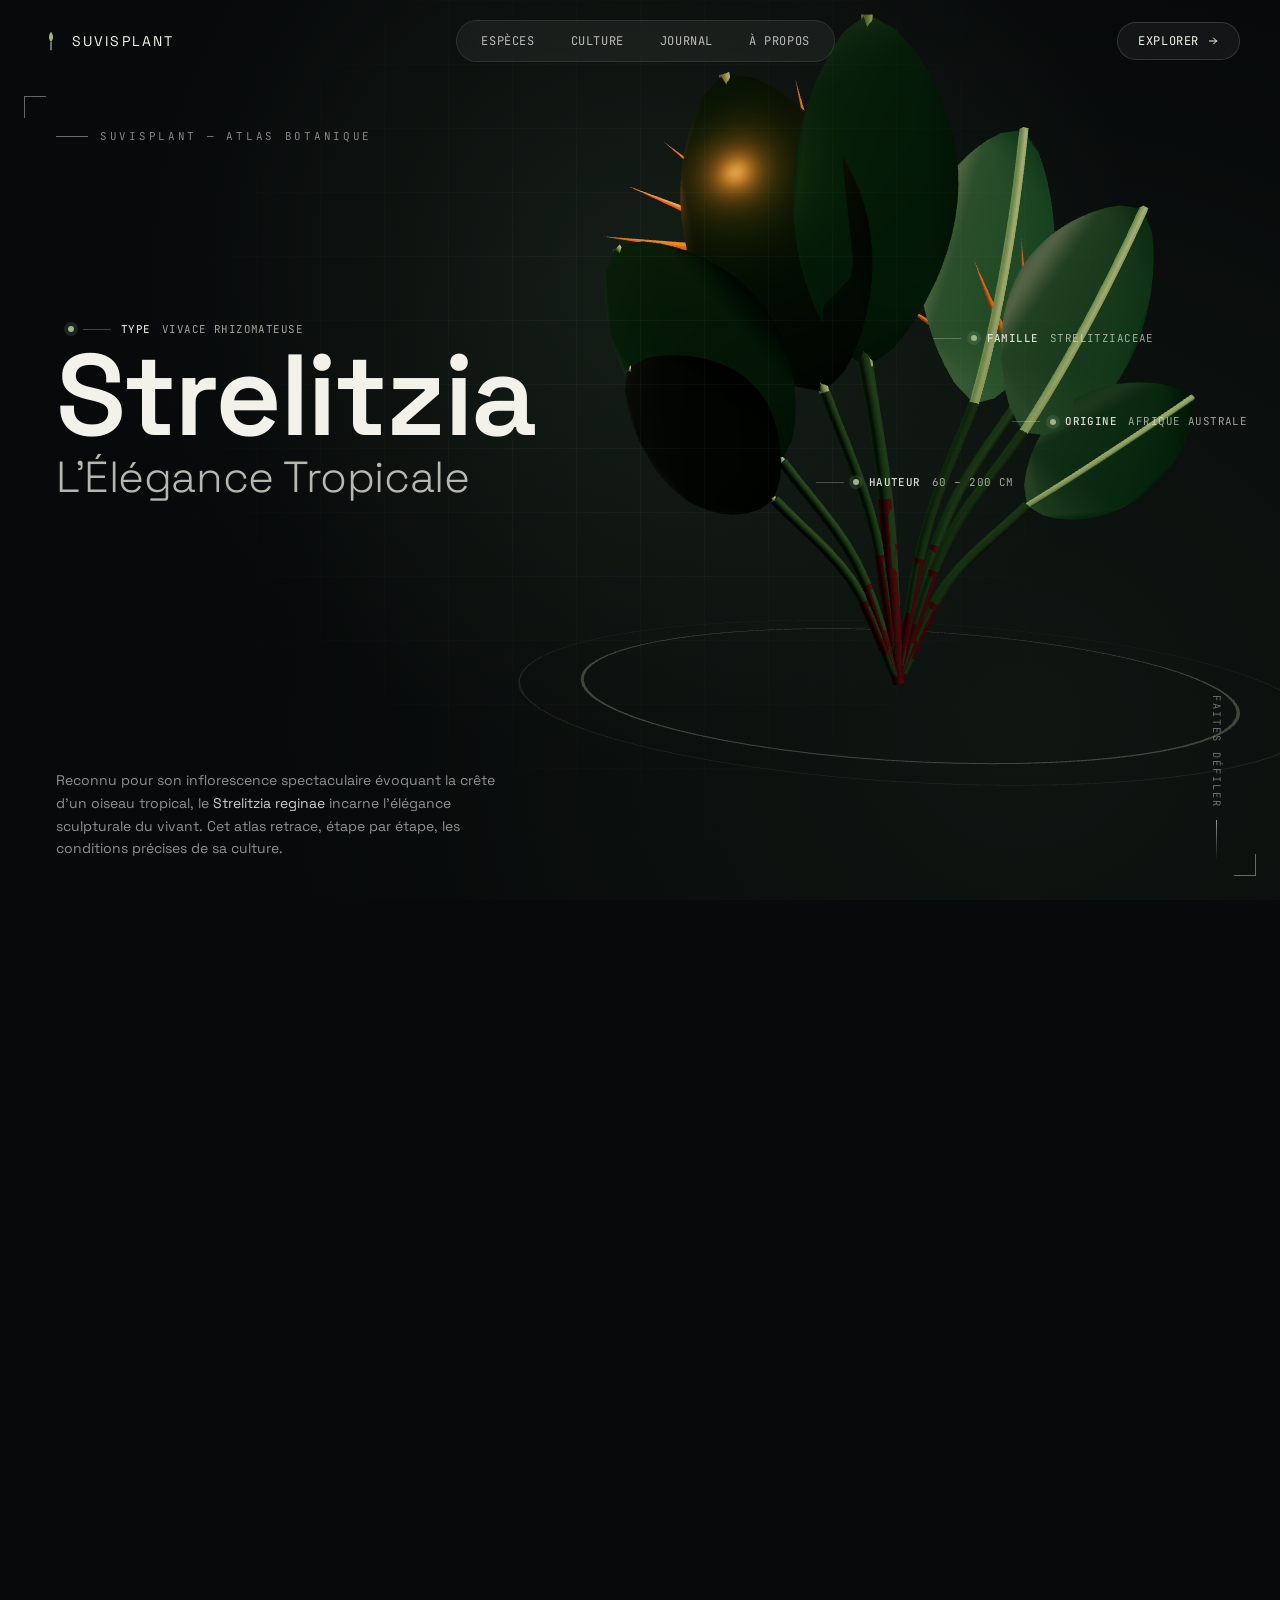
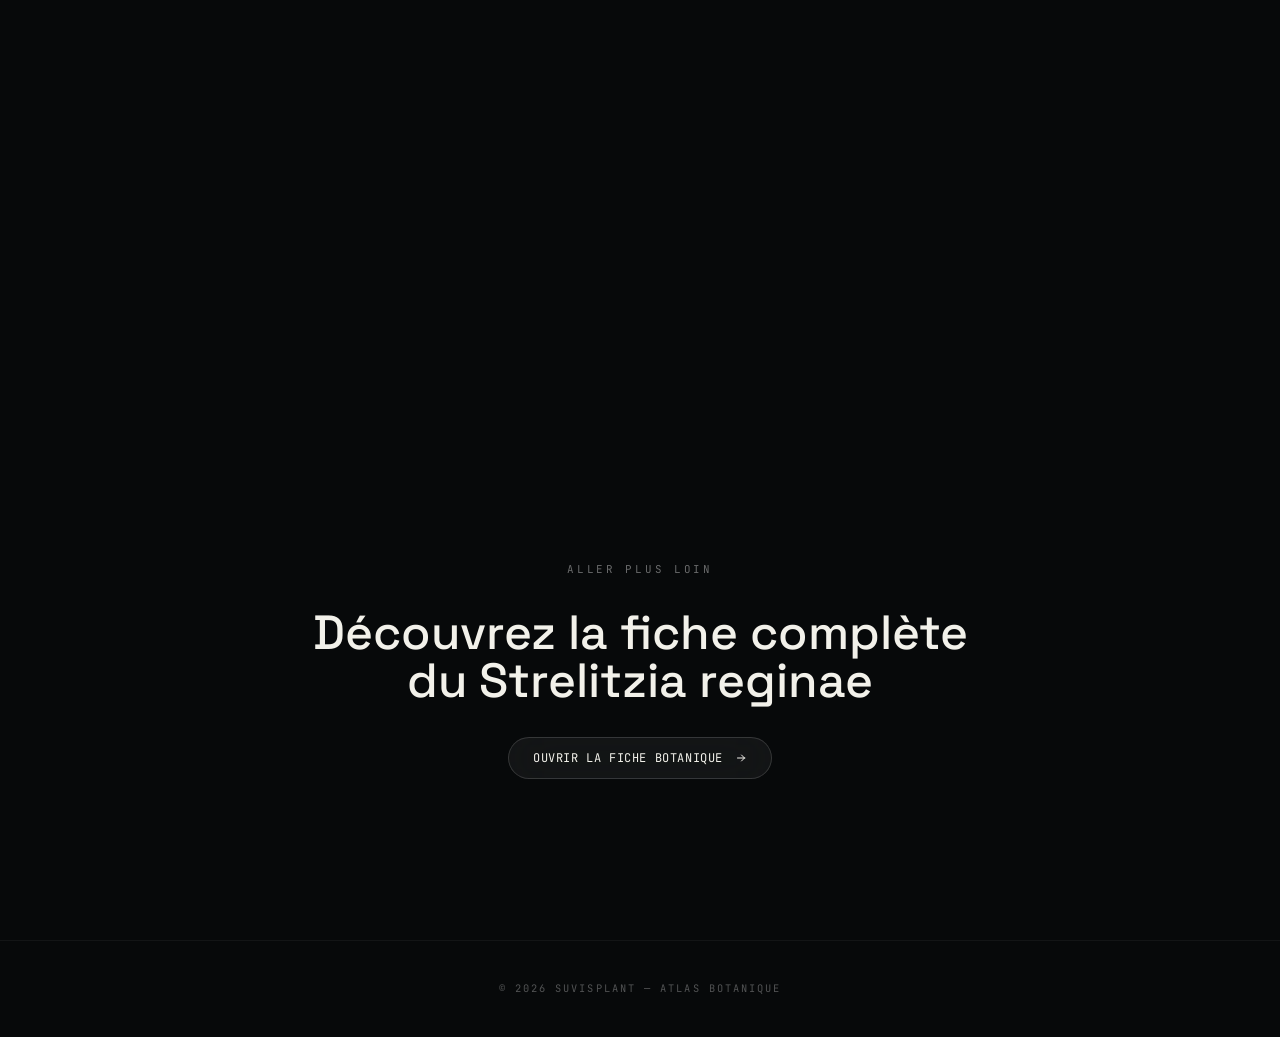
<file: strelitzia.html>
<!DOCTYPE html>
<html lang="fr">
<head>
<meta charset="UTF-8">
<meta name="viewport" content="width=device-width, initial-scale=1.0">
<title>Strelitzia — L'Élégance Tropicale | SuvisPlant</title>
<meta name="description" content="SuvisPlant — Atlas botanique immersif du Strelitzia reginae (Oiseau de paradis) : germination, substrat et exposition, en scrollytelling 3D.">
<meta name="theme-color" content="#07090A">
<link rel="icon" href="data:image/svg+xml,%3Csvg xmlns='http://www.w3.org/2000/svg' viewBox='0 0 100 100'%3E%3Ctext y='.9em' font-size='90'%3E%F0%9F%8C%BF%3C/text%3E%3C/svg%3E">

<!-- Polices auto-hébergées (variables, latin) : Space Grotesk (titres) + JetBrains Mono (données) -->
<link rel="preload" as="font" type="font/woff2" href="fonts/space-grotesk-latin-wght-normal.woff2" crossorigin>
<link rel="preload" as="font" type="font/woff2" href="fonts/jetbrains-mono-latin-wght-normal.woff2" crossorigin>
<style>
  @font-face {
    font-family: 'Space Grotesk';
    font-style: normal;
    font-weight: 300 700;
    font-display: swap;
    src: url('fonts/space-grotesk-latin-wght-normal.woff2') format('woff2-variations');
  }
  @font-face {
    font-family: 'JetBrains Mono';
    font-style: normal;
    font-weight: 100 800;
    font-display: swap;
    src: url('fonts/jetbrains-mono-latin-wght-normal.woff2') format('woff2-variations');
  }
</style>

<!-- Tailwind CSS : feuille statique pré-compilée (css/strelitzia.tw.css).
     Après modification des classes dans ce fichier, régénérer avec :
     npx tailwindcss@3.4 -i input.css -o css/strelitzia.tw.css --minify
     (config : content=[strelitzia.html], theme.extend = fontFamily display/mono + couleurs ink/mist/sage) -->
<link rel="stylesheet" href="css/strelitzia.tw.css">

<style>
  html { scroll-behavior: smooth; overflow-x: clip; }
  body { background: #07090A; overflow-x: clip; }

  ::selection { background: #9CB58A; color: #07090A; }

  /* ---- Fond fixe : voile atmosphérique en attendant la scène Three.js ---- */
  #scene-stage {
    background:
      radial-gradient(circle at 50% 30%, rgba(45,64,45,0.35), transparent 55%),
      radial-gradient(circle at 80% 80%, rgba(20,30,22,0.6), transparent 60%),
      #07090A;
  }
  #scene-stage::after {
    content: "";
    position: absolute; inset: 0;
    background-image:
      linear-gradient(rgba(255,255,255,0.035) 1px, transparent 1px),
      linear-gradient(90deg, rgba(255,255,255,0.035) 1px, transparent 1px);
    background-size: 64px 64px;
    mask-image: radial-gradient(circle at 50% 40%, black 0%, transparent 70%);
    pointer-events: none;
  }

  /* ---- Titre monumental ---- */
  .hero-title {
    font-family: 'Space Grotesk', sans-serif;
    font-weight: 600;
    line-height: 0.92;
    letter-spacing: -0.02em;
    font-size: clamp(3.25rem, 9vw, 8.5rem);
  }
  .hero-title-sub {
    font-weight: 300;
    font-size: clamp(1.5rem, 3.4vw, 2.75rem);
    letter-spacing: -0.01em;
    color: rgba(242,241,234,0.75);
  }

  /* ---- Marqueurs de données flottants (repères type HUD) ---- */
  /* display géré par les utilitaires Tailwind (hidden / sm:flex / lg:flex) */
  .data-marker {
    position: absolute;
    align-items: center;
    gap: 0.6rem;
    font-family: 'JetBrains Mono', monospace;
    font-size: 0.68rem;
    letter-spacing: 0.04em;
    text-transform: uppercase;
    color: rgba(242,241,234,0.65);
    white-space: nowrap;
  }
  .data-marker-dot {
    width: 6px; height: 6px; border-radius: 9999px;
    background: #9CB58A;
    box-shadow: 0 0 0 4px rgba(156,181,138,0.15);
    flex-shrink: 0;
  }
  .data-marker-line {
    width: 28px; height: 1px;
    background: rgba(242,241,234,0.25);
    flex-shrink: 0;
  }
  .data-marker b {
    color: rgba(242,241,234,0.9);
    font-weight: 500;
    margin-right: 0.35em;
  }

  /* ---- Fiches techniques flottantes ---- */
  .fiche-panel {
    max-width: 30rem;
    background: rgba(10,12,10,0.45);
    backdrop-filter: blur(20px);
    -webkit-backdrop-filter: blur(20px);
    border: 1px solid rgba(242,241,234,0.08);
    box-shadow: 0 30px 80px -30px rgba(0,0,0,0.7);
  }

  /* Angles techniques (repères "chirurgicaux") sur la section hero */
  .hud-corner { position: absolute; width: 22px; height: 22px; opacity: 0.4; }
  .hud-corner::before, .hud-corner::after { content: ""; position: absolute; background: #F2F1EA; }
  .hud-corner::before { width: 100%; height: 1px; top: 0; left: 0; }
  .hud-corner::after { width: 1px; height: 100%; top: 0; left: 0; }
  .hud-corner.br { transform: rotate(180deg); }

  .chip {
    font-family: 'JetBrains Mono', monospace;
    font-size: 0.65rem;
    letter-spacing: 0.03em;
    text-transform: uppercase;
    color: rgba(242,241,234,0.8);
    border: 1px solid rgba(242,241,234,0.15);
    background: rgba(255,255,255,0.03);
  }

  .scroll-cue-line { width: 1px; height: 40px; background: linear-gradient(to bottom, rgba(242,241,234,0.6), transparent); }
</style>
</head>
<body class="text-[#F2F1EA] font-display antialiased overflow-x-hidden">

<!-- ==================================================================
     FOND FIXE PLEIN ÉCRAN — accueille la scène 3D (Strelitzia)
     ================================================================== -->
<div id="scene-stage" class="fixed inset-0 z-0 h-screen w-screen overflow-hidden">
  <!-- SCÈNE THREE.JS (MODÈLE STRELITZIA) : js/strelitzia-scene.js
       Modèle procédural stylisé en attendant un vrai .glb — pour le brancher,
       remplacer buildPlant() dans le module, la chorégraphie scroll est conservée. -->
  <canvas id="strelitzia-canvas" class="h-full w-full block" data-gsap-target="scene-canvas"></canvas>
</div>

<!-- ==================================================================
     HEADER — transparent, fixe, glassmorphism au scroll
     ================================================================== -->
<header id="site-header" class="fixed top-0 inset-x-0 z-50 transition-colors duration-500" data-gsap="header">
  <div class="mx-auto flex max-w-7xl items-center justify-between gap-6 px-6 py-5 lg:px-10">

    <a href="index.html" class="flex items-center gap-2.5 shrink-0">
      <svg width="22" height="22" viewBox="0 0 24 24" fill="none" class="text-sage">
        <path d="M12 2C9 6 9 10 12 13C15 10 15 6 12 2Z" fill="currentColor"/>
        <path d="M12 22V13" stroke="currentColor" stroke-width="1.4"/>
      </svg>
      <span class="font-display text-sm tracking-[0.15em] uppercase">SuvisPlant</span>
    </a>

    <nav class="hidden md:flex items-center gap-1 rounded-full border border-white/10 bg-white/5 px-2 py-1.5 backdrop-blur-xl">
      <a href="index.html#plantCatalog" class="rounded-full px-4 py-1.5 text-xs font-mono uppercase tracking-wider text-white/70 hover:text-white hover:bg-white/10 transition">Espèces</a>
      <a href="#fiches" class="rounded-full px-4 py-1.5 text-xs font-mono uppercase tracking-wider text-white/70 hover:text-white hover:bg-white/10 transition">Culture</a>
      <a href="index.html" class="rounded-full px-4 py-1.5 text-xs font-mono uppercase tracking-wider text-white/70 hover:text-white hover:bg-white/10 transition">Journal</a>
      <a href="index.html" class="rounded-full px-4 py-1.5 text-xs font-mono uppercase tracking-wider text-white/70 hover:text-white hover:bg-white/10 transition">À propos</a>
    </nav>

    <a href="index.html#plante=p108-strelitzia-reginae"
       class="flex items-center gap-2 rounded-full border border-white/15 bg-white/5 px-5 py-2.5 text-xs font-mono uppercase tracking-wider backdrop-blur-xl hover:bg-white/10 hover:border-white/30 transition shrink-0">
      Explorer
      <svg width="12" height="12" viewBox="0 0 24 24" fill="none"><path d="M5 12H19M19 12L13 6M19 12L13 18" stroke="currentColor" stroke-width="2" stroke-linecap="round" stroke-linejoin="round"/></svg>
    </a>
  </div>
</header>

<main class="relative z-10">

  <!-- ================================================================
       HERO — titre monumental + repères HUD + intro
       ================================================================ -->
  <section id="hero" data-gsap-section="hero" class="relative flex h-[100svh] min-h-[760px] w-full flex-col justify-between overflow-hidden px-6 pb-10 pt-28 lg:px-14 lg:pt-32">

    <span class="hud-corner tl" style="top:96px; left:24px;"></span>
    <span class="hud-corner br" style="bottom:24px; right:24px;"></span>

    <!-- Kicker -->
    <div class="flex items-center gap-3 text-white/50" data-gsap="hero-kicker">
      <span class="block h-px w-8 bg-white/40"></span>
      <span class="font-mono text-[0.68rem] uppercase tracking-[0.25em]">SuvisPlant — Atlas Botanique</span>
    </div>

    <!-- Titre + repères de données -->
    <div class="relative flex-1 flex items-center">
      <div class="relative w-full">
        <h1 class="hero-title" data-gsap="hero-title">
          <span class="block">Strelitzia</span>
          <span class="hero-title-sub block mt-2">L'Élégance Tropicale</span>
        </h1>

        <!-- Repères flottants type HUD, positionnés autour de l'emplacement du futur modèle 3D -->
        <div class="data-marker hidden sm:flex" style="top: -8%; right: 6%;" data-gsap="marker-famille">
          <span class="data-marker-line"></span>
          <span class="data-marker-dot"></span>
          <span><b>Famille</b> Strelitziaceae</span>
        </div>
        <div class="data-marker hidden sm:flex" style="top: 46%; right: -2%;" data-gsap="marker-origine">
          <span class="data-marker-line"></span>
          <span class="data-marker-dot"></span>
          <span><b>Origine</b> Afrique australe</span>
        </div>
        <div class="data-marker hidden sm:flex" style="bottom: 4%; right: 18%;" data-gsap="marker-hauteur">
          <span class="data-marker-line"></span>
          <span class="data-marker-dot"></span>
          <span><b>Hauteur</b> 60 – 200 cm</span>
        </div>
        <div class="data-marker hidden lg:flex" style="top: -14%; left: 1%;" data-gsap="marker-type">
          <span class="data-marker-dot"></span>
          <span class="data-marker-line"></span>
          <span><b>Type</b> Vivace rhizomateuse</span>
        </div>
      </div>
    </div>

    <!-- Bas de hero : texte d'intro + cue de scroll -->
    <div class="flex flex-col md:flex-row md:items-end md:justify-between gap-8" data-gsap="hero-footer">
      <p class="max-w-md text-sm leading-relaxed text-white/55" data-gsap="hero-text">
        Reconnu pour son inflorescence spectaculaire évoquant la crête d'un oiseau tropical,
        le <em class="not-italic text-white/80">Strelitzia reginae</em> incarne l'élégance
        sculpturale du vivant. Cet atlas retrace, étape par étape, les conditions précises
        de sa culture.
      </p>
      <div class="flex items-center gap-3 md:flex-col md:items-center" data-gsap="scroll-cue">
        <span class="font-mono text-[0.65rem] uppercase tracking-[0.2em] text-white/40 md:[writing-mode:vertical-rl]">Faites défiler</span>
        <span class="scroll-cue-line"></span>
      </div>
    </div>
  </section>

  <!-- ================================================================
       FICHES TECHNIQUES — panneaux asymétriques déclenchés au scroll
       ================================================================ -->
  <div id="fiches" data-gsap-section="fiches">

    <!-- Fiche 01 — Germination (gauche) -->
    <section class="relative flex min-h-screen w-full items-center justify-start px-6 lg:px-16" data-panel-index="1">
      <article class="fiche-panel rounded-2xl p-8 lg:p-10" data-gsap="panel-1">
        <div class="mb-6 flex items-center gap-3 text-sage">
          <span class="font-mono text-xs tracking-[0.2em]">01 / 03</span>
          <span class="block h-px flex-1 bg-white/10"></span>
          <span class="font-mono text-xs uppercase tracking-[0.2em] text-white/40">Germination</span>
        </div>
        <h2 class="font-display text-2xl lg:text-3xl font-medium mb-4">Processus de germination</h2>
        <p class="text-sm leading-relaxed text-white/60">
          Maîtriser les conditions et la patience pour les semis. Les graines,
          protégées par une arille orangée, nécessitent une scarification et un
          trempage préalable pour lever la dormance.
        </p>
        <div class="mt-6 flex flex-wrap gap-2">
          <span class="chip rounded-full px-3 py-1.5">Température · 24–27°C</span>
          <span class="chip rounded-full px-3 py-1.5">Délai · 1–3 mois</span>
        </div>
      </article>
    </section>

    <!-- Fiche 02 — Substrat (droite) -->
    <section class="relative flex min-h-screen w-full items-center justify-end px-6 lg:px-16" data-panel-index="2">
      <article class="fiche-panel rounded-2xl p-8 lg:p-10" data-gsap="panel-2">
        <div class="mb-6 flex items-center gap-3 text-sage">
          <span class="font-mono text-xs tracking-[0.2em]">02 / 03</span>
          <span class="block h-px flex-1 bg-white/10"></span>
          <span class="font-mono text-xs uppercase tracking-[0.2em] text-white/40">Substrat</span>
        </div>
        <h2 class="font-display text-2xl lg:text-3xl font-medium mb-4">Exigences du substrat</h2>
        <p class="text-sm leading-relaxed text-white/60">
          Créer un terreau drainant et riche. Un mélange de terreau horticole,
          de sable grossier et de compost mûr reproduit la fraîcheur des sols
          bien drainés de son habitat d'origine.
        </p>
        <div class="mt-6 flex flex-wrap gap-2">
          <span class="chip rounded-full px-3 py-1.5">Drainage · Élevé</span>
          <span class="chip rounded-full px-3 py-1.5">pH · 6.0 – 6.5</span>
        </div>
      </article>
    </section>

    <!-- Fiche 03 — Exposition (gauche) -->
    <section class="relative flex min-h-screen w-full items-center justify-start px-6 lg:px-16" data-panel-index="3">
      <article class="fiche-panel rounded-2xl p-8 lg:p-10" data-gsap="panel-3">
        <div class="mb-6 flex items-center gap-3 text-sage">
          <span class="font-mono text-xs tracking-[0.2em]">03 / 03</span>
          <span class="block h-px flex-1 bg-white/10"></span>
          <span class="font-mono text-xs uppercase tracking-[0.2em] text-white/40">Exposition</span>
        </div>
        <h2 class="font-display text-2xl lg:text-3xl font-medium mb-4">Exposition</h2>
        <p class="text-sm leading-relaxed text-white/60">
          Maximiser la lumière pour une croissance optimale. Une lumière vive
          et abondante — sans soleil brûlant aux heures les plus chaudes —
          favorise l'apparition des inflorescences.
        </p>
        <div class="mt-6 flex flex-wrap gap-2">
          <span class="chip rounded-full px-3 py-1.5">Lumière · Vive indirecte</span>
          <span class="chip rounded-full px-3 py-1.5">Durée · 6h+ / jour</span>
        </div>
      </article>
    </section>
  </div>

  <!-- ================================================================
       CTA FINAL
       ================================================================ -->
  <section class="relative flex min-h-[60vh] w-full flex-col items-center justify-center gap-8 px-6 text-center" data-gsap-section="cta">
    <span class="font-mono text-[0.68rem] uppercase tracking-[0.25em] text-white/40">Aller plus loin</span>
    <h2 class="font-display text-3xl lg:text-5xl font-medium max-w-2xl leading-tight">
      Découvrez la fiche complète du Strelitzia reginae
    </h2>
    <a href="index.html#plante=p108-strelitzia-reginae"
       class="flex items-center gap-3 rounded-full border border-white/15 bg-white/5 px-6 py-3 text-xs font-mono uppercase tracking-wider backdrop-blur-xl hover:bg-white/10 hover:border-white/30 transition">
      Ouvrir la fiche botanique
      <svg width="12" height="12" viewBox="0 0 24 24" fill="none"><path d="M5 12H19M19 12L13 6M19 12L13 18" stroke="currentColor" stroke-width="2" stroke-linecap="round" stroke-linejoin="round"/></svg>
    </a>
  </section>
</main>

<footer class="relative z-10 border-t border-white/5 px-6 py-10 text-center lg:px-14">
  <p class="font-mono text-[0.65rem] uppercase tracking-[0.2em] text-white/30">© 2026 SuvisPlant — Atlas botanique</p>
</footer>

<!-- GSAP + ScrollTrigger + Lenis (auto-hébergés) -->
<script src="js/vendor/gsap.min.js"></script>
<script src="js/vendor/ScrollTrigger.min.js"></script>
<script src="js/vendor/lenis.min.js"></script>
<script>
(function () {
  gsap.registerPlugin(ScrollTrigger);

  // Lenis : défilement lissé, synchronisé sur le ticker GSAP (un seul RAF
  // partagé avec la scène Three.js). Sans effet si prefers-reduced-motion.
  if (window.Lenis && !window.matchMedia('(prefers-reduced-motion: reduce)').matches) {
    const lenis = new Lenis();
    lenis.on('scroll', ScrollTrigger.update);
    gsap.ticker.add((time) => lenis.raf(time * 1000));
    gsap.ticker.lagSmoothing(0);
  }

  // Header : intensifie le glassmorphism une fois le hero dépassé
  const header = document.getElementById('site-header');
  ScrollTrigger.create({
    start: 'top top-=10',
    end: 99999,
    onUpdate(self) {
      header.classList.toggle('bg-black/30', self.scroll() > 40);
      header.classList.toggle('backdrop-blur-xl', self.scroll() > 40);
      header.classList.toggle('border-b', self.scroll() > 40);
      header.classList.toggle('border-white/5', self.scroll() > 40);
    },
  });

  // Entrée du hero
  gsap.timeline({ defaults: { ease: 'power3.out' } })
    .from('[data-gsap="hero-kicker"]', { opacity: 0, y: 12, duration: 0.6 })
    .from('[data-gsap="hero-title"]', { opacity: 0, y: 40, duration: 0.9 }, '-=0.3')
    .from('[data-gsap^="marker-"]', { opacity: 0, x: -10, stagger: 0.12, duration: 0.6 }, '-=0.4')
    .from('[data-gsap="hero-footer"]', { opacity: 0, y: 20, duration: 0.6 }, '-=0.3');

  // Révélation des fiches techniques au scroll
  document.querySelectorAll('[data-gsap^="panel-"]').forEach((panel) => {
    const fromRight = panel.closest('section').classList.contains('justify-end');
    gsap.from(panel, {
      opacity: 0,
      x: fromRight ? 60 : -60,
      duration: 0.9,
      ease: 'power3.out',
      scrollTrigger: {
        trigger: panel,
        start: 'top 75%',
        toggleActions: 'play none none reverse',
      },
    });
  });

})();
</script>
<!-- Scène 3D : plante procédurale + chorégraphie caméra/modèle au scroll -->
<script type="module" src="js/strelitzia-scene.js"></script>
</body>
</html>
</file>
<file: css/strelitzia.tw.css>
*,:after,:before{--tw-border-spacing-x:0;--tw-border-spacing-y:0;--tw-translate-x:0;--tw-translate-y:0;--tw-rotate:0;--tw-skew-x:0;--tw-skew-y:0;--tw-scale-x:1;--tw-scale-y:1;--tw-pan-x: ;--tw-pan-y: ;--tw-pinch-zoom: ;--tw-scroll-snap-strictness:proximity;--tw-gradient-from-position: ;--tw-gradient-via-position: ;--tw-gradient-to-position: ;--tw-ordinal: ;--tw-slashed-zero: ;--tw-numeric-figure: ;--tw-numeric-spacing: ;--tw-numeric-fraction: ;--tw-ring-inset: ;--tw-ring-offset-width:0px;--tw-ring-offset-color:#fff;--tw-ring-color:rgba(59,130,246,.5);--tw-ring-offset-shadow:0 0 #0000;--tw-ring-shadow:0 0 #0000;--tw-shadow:0 0 #0000;--tw-shadow-colored:0 0 #0000;--tw-blur: ;--tw-brightness: ;--tw-contrast: ;--tw-grayscale: ;--tw-hue-rotate: ;--tw-invert: ;--tw-saturate: ;--tw-sepia: ;--tw-drop-shadow: ;--tw-backdrop-blur: ;--tw-backdrop-brightness: ;--tw-backdrop-contrast: ;--tw-backdrop-grayscale: ;--tw-backdrop-hue-rotate: ;--tw-backdrop-invert: ;--tw-backdrop-opacity: ;--tw-backdrop-saturate: ;--tw-backdrop-sepia: ;--tw-contain-size: ;--tw-contain-layout: ;--tw-contain-paint: ;--tw-contain-style: }::backdrop{--tw-border-spacing-x:0;--tw-border-spacing-y:0;--tw-translate-x:0;--tw-translate-y:0;--tw-rotate:0;--tw-skew-x:0;--tw-skew-y:0;--tw-scale-x:1;--tw-scale-y:1;--tw-pan-x: ;--tw-pan-y: ;--tw-pinch-zoom: ;--tw-scroll-snap-strictness:proximity;--tw-gradient-from-position: ;--tw-gradient-via-position: ;--tw-gradient-to-position: ;--tw-ordinal: ;--tw-slashed-zero: ;--tw-numeric-figure: ;--tw-numeric-spacing: ;--tw-numeric-fraction: ;--tw-ring-inset: ;--tw-ring-offset-width:0px;--tw-ring-offset-color:#fff;--tw-ring-color:rgba(59,130,246,.5);--tw-ring-offset-shadow:0 0 #0000;--tw-ring-shadow:0 0 #0000;--tw-shadow:0 0 #0000;--tw-shadow-colored:0 0 #0000;--tw-blur: ;--tw-brightness: ;--tw-contrast: ;--tw-grayscale: ;--tw-hue-rotate: ;--tw-invert: ;--tw-saturate: ;--tw-sepia: ;--tw-drop-shadow: ;--tw-backdrop-blur: ;--tw-backdrop-brightness: ;--tw-backdrop-contrast: ;--tw-backdrop-grayscale: ;--tw-backdrop-hue-rotate: ;--tw-backdrop-invert: ;--tw-backdrop-opacity: ;--tw-backdrop-saturate: ;--tw-backdrop-sepia: ;--tw-contain-size: ;--tw-contain-layout: ;--tw-contain-paint: ;--tw-contain-style: }/*! tailwindcss v3.4.17 | MIT License | https://tailwindcss.com*/*,:after,:before{box-sizing:border-box;border:0 solid #e5e7eb}:after,:before{--tw-content:""}:host,html{line-height:1.5;-webkit-text-size-adjust:100%;-moz-tab-size:4;-o-tab-size:4;tab-size:4;font-family:ui-sans-serif,system-ui,sans-serif,Apple Color Emoji,Segoe UI Emoji,Segoe UI Symbol,Noto Color Emoji;font-feature-settings:normal;font-variation-settings:normal;-webkit-tap-highlight-color:transparent}body{margin:0;line-height:inherit}hr{height:0;color:inherit;border-top-width:1px}abbr:where([title]){-webkit-text-decoration:underline dotted;text-decoration:underline dotted}h1,h2,h3,h4,h5,h6{font-size:inherit;font-weight:inherit}a{color:inherit;text-decoration:inherit}b,strong{font-weight:bolder}code,kbd,pre,samp{font-family:JetBrains Mono,monospace;font-feature-settings:normal;font-variation-settings:normal;font-size:1em}small{font-size:80%}sub,sup{font-size:75%;line-height:0;position:relative;vertical-align:baseline}sub{bottom:-.25em}sup{top:-.5em}table{text-indent:0;border-color:inherit;border-collapse:collapse}button,input,optgroup,select,textarea{font-family:inherit;font-feature-settings:inherit;font-variation-settings:inherit;font-size:100%;font-weight:inherit;line-height:inherit;letter-spacing:inherit;color:inherit;margin:0;padding:0}button,select{text-transform:none}button,input:where([type=button]),input:where([type=reset]),input:where([type=submit]){-webkit-appearance:button;background-color:transparent;background-image:none}:-moz-focusring{outline:auto}:-moz-ui-invalid{box-shadow:none}progress{vertical-align:baseline}::-webkit-inner-spin-button,::-webkit-outer-spin-button{height:auto}[type=search]{-webkit-appearance:textfield;outline-offset:-2px}::-webkit-search-decoration{-webkit-appearance:none}::-webkit-file-upload-button{-webkit-appearance:button;font:inherit}summary{display:list-item}blockquote,dd,dl,figure,h1,h2,h3,h4,h5,h6,hr,p,pre{margin:0}fieldset{margin:0}fieldset,legend{padding:0}menu,ol,ul{list-style:none;margin:0;padding:0}dialog{padding:0}textarea{resize:vertical}input::-moz-placeholder,textarea::-moz-placeholder{opacity:1;color:#9ca3af}input::placeholder,textarea::placeholder{opacity:1;color:#9ca3af}[role=button],button{cursor:pointer}:disabled{cursor:default}audio,canvas,embed,iframe,img,object,svg,video{display:block;vertical-align:middle}img,video{max-width:100%;height:auto}[hidden]:where(:not([hidden=until-found])){display:none}.fixed{position:fixed}.absolute{position:absolute}.relative{position:relative}.inset-0{inset:0}.inset-x-0{left:0;right:0}.top-0{top:0}.z-0{z-index:0}.z-10{z-index:10}.z-50{z-index:50}.mx-auto{margin-left:auto;margin-right:auto}.mb-4{margin-bottom:1rem}.mb-6{margin-bottom:1.5rem}.mt-2{margin-top:.5rem}.mt-6{margin-top:1.5rem}.block{display:block}.flex{display:flex}.hidden{display:none}.h-\[100svh\]{height:100svh}.h-full{height:100%}.h-px{height:1px}.h-screen{height:100vh}.min-h-\[60vh\]{min-height:60vh}.min-h-\[760px\]{min-height:760px}.min-h-screen{min-height:100vh}.w-8{width:2rem}.w-full{width:100%}.w-screen{width:100vw}.max-w-2xl{max-width:42rem}.max-w-7xl{max-width:80rem}.max-w-md{max-width:28rem}.flex-1{flex:1 1 0%}.flex-shrink{flex-shrink:1}.shrink-0{flex-shrink:0}.transform{transform:translate(var(--tw-translate-x),var(--tw-translate-y)) rotate(var(--tw-rotate)) skewX(var(--tw-skew-x)) skewY(var(--tw-skew-y)) scaleX(var(--tw-scale-x)) scaleY(var(--tw-scale-y))}.flex-col{flex-direction:column}.flex-wrap{flex-wrap:wrap}.items-center{align-items:center}.justify-start{justify-content:flex-start}.justify-end{justify-content:flex-end}.justify-center{justify-content:center}.justify-between{justify-content:space-between}.gap-1{gap:.25rem}.gap-2{gap:.5rem}.gap-2\.5{gap:.625rem}.gap-3{gap:.75rem}.gap-6{gap:1.5rem}.gap-8{gap:2rem}.overflow-hidden{overflow:hidden}.overflow-x-hidden{overflow-x:hidden}.rounded-2xl{border-radius:1rem}.rounded-full{border-radius:9999px}.border{border-width:1px}.border-b{border-bottom-width:1px}.border-t{border-top-width:1px}.border-white\/10{border-color:hsla(0,0%,100%,.1)}.border-white\/15{border-color:hsla(0,0%,100%,.15)}.border-white\/5{border-color:hsla(0,0%,100%,.05)}.bg-black\/30{background-color:rgba(0,0,0,.3)}.bg-white\/10{background-color:hsla(0,0%,100%,.1)}.bg-white\/40{background-color:hsla(0,0%,100%,.4)}.bg-white\/5{background-color:hsla(0,0%,100%,.05)}.p-8{padding:2rem}.px-2{padding-left:.5rem;padding-right:.5rem}.px-3{padding-left:.75rem;padding-right:.75rem}.px-4{padding-left:1rem;padding-right:1rem}.px-5{padding-left:1.25rem;padding-right:1.25rem}.px-6{padding-left:1.5rem;padding-right:1.5rem}.py-1\.5{padding-top:.375rem;padding-bottom:.375rem}.py-10{padding-top:2.5rem;padding-bottom:2.5rem}.py-2\.5{padding-top:.625rem;padding-bottom:.625rem}.py-3{padding-top:.75rem;padding-bottom:.75rem}.py-5{padding-top:1.25rem;padding-bottom:1.25rem}.pb-10{padding-bottom:2.5rem}.pt-28{padding-top:7rem}.text-center{text-align:center}.font-display{font-family:Space Grotesk,sans-serif}.font-mono{font-family:JetBrains Mono,monospace}.text-2xl{font-size:1.5rem;line-height:2rem}.text-3xl{font-size:1.875rem;line-height:2.25rem}.text-\[0\.65rem\]{font-size:.65rem}.text-\[0\.68rem\]{font-size:.68rem}.text-sm{font-size:.875rem;line-height:1.25rem}.text-xs{font-size:.75rem;line-height:1rem}.font-medium{font-weight:500}.uppercase{text-transform:uppercase}.not-italic{font-style:normal}.leading-relaxed{line-height:1.625}.leading-tight{line-height:1.25}.tracking-\[0\.15em\]{letter-spacing:.15em}.tracking-\[0\.25em\]{letter-spacing:.25em}.tracking-\[0\.2em\]{letter-spacing:.2em}.tracking-wider{letter-spacing:.05em}.text-\[\#F2F1EA\]{--tw-text-opacity:1;color:rgb(242 241 234/var(--tw-text-opacity,1))}.text-sage{--tw-text-opacity:1;color:rgb(156 181 138/var(--tw-text-opacity,1))}.text-white\/30{color:hsla(0,0%,100%,.3)}.text-white\/40{color:hsla(0,0%,100%,.4)}.text-white\/50{color:hsla(0,0%,100%,.5)}.text-white\/55{color:hsla(0,0%,100%,.55)}.text-white\/60{color:hsla(0,0%,100%,.6)}.text-white\/70{color:hsla(0,0%,100%,.7)}.text-white\/80{color:hsla(0,0%,100%,.8)}.antialiased{-webkit-font-smoothing:antialiased;-moz-osx-font-smoothing:grayscale}.blur{--tw-blur:blur(8px);filter:var(--tw-blur) var(--tw-brightness) var(--tw-contrast) var(--tw-grayscale) var(--tw-hue-rotate) var(--tw-invert) var(--tw-saturate) var(--tw-sepia) var(--tw-drop-shadow)}.backdrop-blur-xl{--tw-backdrop-blur:blur(24px)}.backdrop-blur-xl,.backdrop-filter{-webkit-backdrop-filter:var(--tw-backdrop-blur) var(--tw-backdrop-brightness) var(--tw-backdrop-contrast) var(--tw-backdrop-grayscale) var(--tw-backdrop-hue-rotate) var(--tw-backdrop-invert) var(--tw-backdrop-opacity) var(--tw-backdrop-saturate) var(--tw-backdrop-sepia);backdrop-filter:var(--tw-backdrop-blur) var(--tw-backdrop-brightness) var(--tw-backdrop-contrast) var(--tw-backdrop-grayscale) var(--tw-backdrop-hue-rotate) var(--tw-backdrop-invert) var(--tw-backdrop-opacity) var(--tw-backdrop-saturate) var(--tw-backdrop-sepia)}.transition{transition-property:color,background-color,border-color,text-decoration-color,fill,stroke,opacity,box-shadow,transform,filter,-webkit-backdrop-filter;transition-property:color,background-color,border-color,text-decoration-color,fill,stroke,opacity,box-shadow,transform,filter,backdrop-filter;transition-property:color,background-color,border-color,text-decoration-color,fill,stroke,opacity,box-shadow,transform,filter,backdrop-filter,-webkit-backdrop-filter;transition-timing-function:cubic-bezier(.4,0,.2,1);transition-duration:.15s}.transition-colors{transition-property:color,background-color,border-color,text-decoration-color,fill,stroke;transition-timing-function:cubic-bezier(.4,0,.2,1);transition-duration:.15s}.duration-500{transition-duration:.5s}.hover\:border-white\/30:hover{border-color:hsla(0,0%,100%,.3)}.hover\:bg-white\/10:hover{background-color:hsla(0,0%,100%,.1)}.hover\:text-white:hover{--tw-text-opacity:1;color:rgb(255 255 255/var(--tw-text-opacity,1))}@media (min-width:640px){.sm\:flex{display:flex}}@media (min-width:768px){.md\:flex{display:flex}.md\:flex-row{flex-direction:row}.md\:flex-col{flex-direction:column}.md\:items-end{align-items:flex-end}.md\:items-center{align-items:center}.md\:justify-between{justify-content:space-between}.md\:\[writing-mode\:vertical-rl\]{writing-mode:vertical-rl}}@media (min-width:1024px){.lg\:flex{display:flex}.lg\:p-10{padding:2.5rem}.lg\:px-10{padding-left:2.5rem;padding-right:2.5rem}.lg\:px-14{padding-left:3.5rem;padding-right:3.5rem}.lg\:px-16{padding-left:4rem;padding-right:4rem}.lg\:pt-32{padding-top:8rem}.lg\:text-3xl{font-size:1.875rem;line-height:2.25rem}.lg\:text-5xl{font-size:3rem;line-height:1}}
</file>
